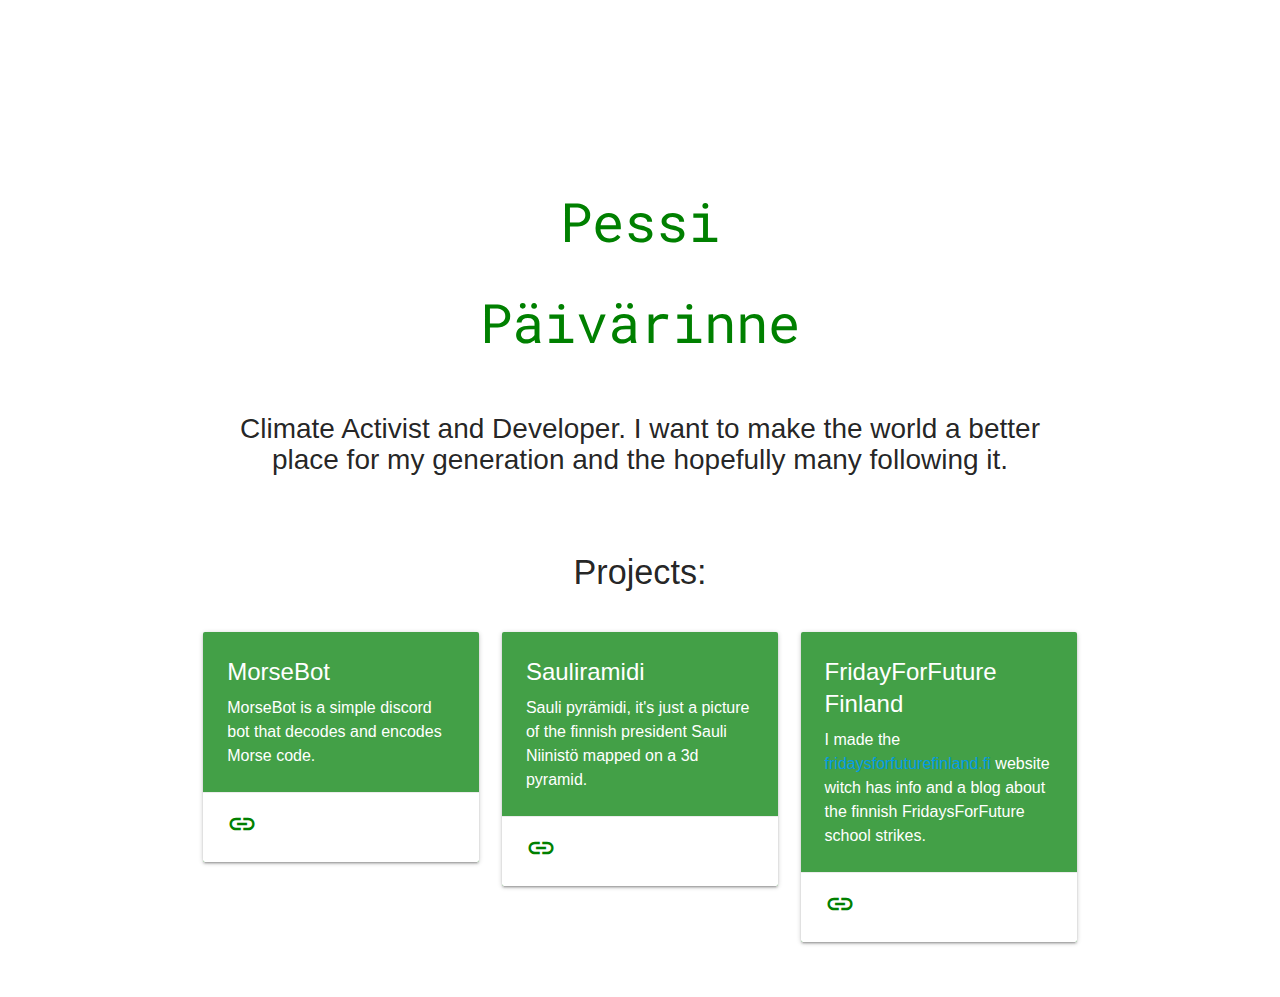
<file: www/index.html>
<!DOCTYPE html>
<html>

<head>
    <meta charset="UTF-8">
    <!--Import Google Fonts-->
    <link href="https://fonts.googleapis.com/icon?family=Material+Icons" rel="stylesheet">
    <link href="https://fonts.googleapis.com/css?family=Roboto+Mono:500" rel="stylesheet">
    <link href="css/index.css" rel="stylesheet">
    <!--Import materialize.css-->
    <link type="text/css" rel="stylesheet" href="css/materialize.css" media="screen,projection" />
    <link rel="stylesheet" href="https://use.fontawesome.com/releases/v5.8.1/css/all.css"
        integrity="sha384-50oBUHEmvpQ+1lW4y57PTFmhCaXp0ML5d60M1M7uH2+nqUivzIebhndOJK28anvf" crossorigin="anonymous">
    <!--Let browser know website is optimized for mobile-->
    <meta name="viewport" content="width=device-width, initial-scale=1.0" />
    <title>Pessi Päivärinne</title>
</head>

<body>
    <div class="container" style="font-size: 50px;">
        <br><br>
        <div class="row center">
            <h1 class="header" style="font-size: 3.6rem; font-family: 'Roboto Mono', monospace; color: green">Pessi</h1>
            <h1 class="rainbow" style="font-size: 3.6rem; font-family: 'Roboto Mono', monospace; color: green">Päivärinne</h1>
        </div>
        <div class="row center" style="padding-bottom: 3rem;">
            <h5 class="header col s12 light" style="font-size: 28px;">Climate Activist and Developer. I want to make the world a better place for
                my generation and the hopefully many following it. </h5>
        </div>
        <div class="row center">
            <h4 class="header">Projects: </h4>
        </div>
        <div class="row">
            <div class="col s12 m4">
                <div class="card green darken-1">
                    <div class="card-content white-text">
                        <span class="card-title">MorseBot</span>
                        <p style="font-size: medium;">MorseBot is a simple discord bot that decodes and encodes Morse
                            code.</p>
                    </div>
                    <div class="card-action white" style="font-size: medium;">
                        <a style="color: green;" href="https://top.gg/bot/558000565527773195"><i class="small material-icons">link</i></a>
                    </div>
                </div>
            </div>
            <div class="col s12 m4">
                <div class="card green darken-1">
                    <div class="card-content white-text">
                        <span class="card-title">Sauliramidi</span>
                        <p style="font-size: medium;">Sauli pyrämidi, it's just a picture of the finnish president Sauli
                            Niinistö mapped on a 3d pyramid.</p>
                    </div>
                    <div class="card-action white" style="font-size: medium;">
                        <a style="color: green;" href="https://pessip.github.io/sauliramidi"><i class="small material-icons">link</i></a>
                    </div>
                </div>
            </div>
            <div class="col s12 m4">
                <div class="card green darken-1">
                    <div class="card-content white-text">
                        <span class="card-title">FridayForFuture Finland</span>
                        <p style="font-size: medium;">I made the <a>fridaysforfuturefinland.fi</a> website witch has info and a blog
                            about the finnish FridaysForFuture school strikes.</p>
                    </div>
                    <div class="card-action white" style="font-size: medium;">
                        <a style="color: green;" href="https://fridaysforfuturefinland.fi/"><i class="small material-icons">link</i></a>
                    </div>
                </div>
            </div>
        </div>
        <div class="row center">
            <a href="https://github.com/pessip"><i class="fab fa-github" style="color: #333"></i></a>
            <a href="https://twitter.com/pess1p"><i class="fab fa-twitter" style="color: #1da1f2"></i></a>
            <a href="https://www.reddit.com/user/pessip"><i class="fab fa-reddit" style="color: #ff4500"></i></a>
        </div>
    </div>
    <!--JavaScript at end of body for optimized loading-->
    <script type="text/javascript" src="js/materialize.js"></script>
</body>

</html>
</file>
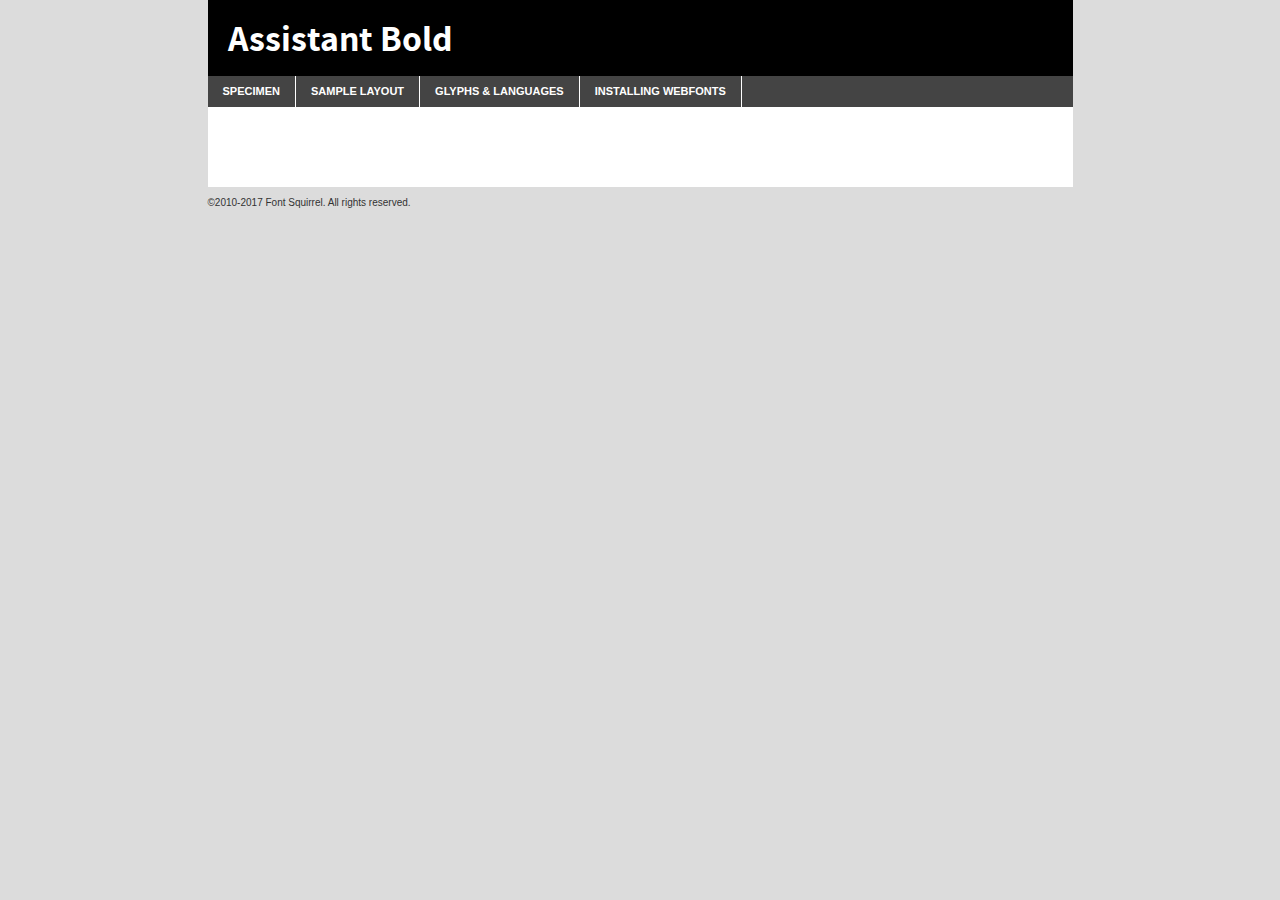
<file: fonts/Assistant/assistant-bold-demo.html>
<!DOCTYPE html PUBLIC "-//W3C//DTD XHTML 1.0 Transitional//EN"
	"http://www.w3.org/TR/xhtml1/DTD/xhtml1-transitional.dtd">

<html xmlns="http://www.w3.org/1999/xhtml" xml:lang="en" lang="en">
<head>
	<meta http-equiv="Content-Type" content="text/html; charset=utf-8" />
	<script src="http://ajax.googleapis.com/ajax/libs/jquery/1.7.2/jquery.min.js" type="text/javascript" charset="utf-8"></script>
	<script type="text/javascript">
	(function($){$.fn.easyTabs=function(option){var param=jQuery.extend({fadeSpeed:"fast",defaultContent:1,activeClass:'active'},option);$(this).each(function(){var thisId="#"+this.id;if(param.defaultContent==''){param.defaultContent=1;}
	if(typeof param.defaultContent=="number")
	{var defaultTab=$(thisId+" .tabs li:eq("+(param.defaultContent-1)+") a").attr('href').substr(1);}else{var defaultTab=param.defaultContent;}
	$(thisId+" .tabs li a").each(function(){var tabToHide=$(this).attr('href').substr(1);$("#"+tabToHide).addClass('easytabs-tab-content');});hideAll();changeContent(defaultTab);function hideAll(){$(thisId+" .easytabs-tab-content").hide();}
	function changeContent(tabId){hideAll();$(thisId+" .tabs li").removeClass(param.activeClass);$(thisId+" .tabs li a[href=#"+tabId+"]").closest('li').addClass(param.activeClass);if(param.fadeSpeed!="none")
	{$(thisId+" #"+tabId).fadeIn(param.fadeSpeed);}else{$(thisId+" #"+tabId).show();}}
	$(thisId+" .tabs li").click(function(){var tabId=$(this).find('a').attr('href').substr(1);changeContent(tabId);return false;});});}})(jQuery);
	</script>
	<link rel="stylesheet" href="specimen_files/specimen_stylesheet.css" type="text/css" charset="utf-8" />
	<link rel="stylesheet" href="stylesheet.css" type="text/css" charset="utf-8" />

	<style type="text/css">
					body{
				font-family: 'assistantbold';
							}
		</style>

	<title>Assistant Bold Specimen</title>
	
	
	<script type="text/javascript" charset="utf-8">
		$(document).ready(function() {
			$('#container').easyTabs({defaultContent:1});
		});
	</script>
</head>

<body>
<div id="container">
	<div id="header">
		Assistant Bold	</div>
	<ul class="tabs">
		<li><a href="#specimen">Specimen</a></li>
		<li><a href="#layout">Sample Layout</a></li>
				<li><a href="#glyphs">Glyphs &amp; Languages</a></li>
		<li><a href="#installing">Installing Webfonts</a></li>
		
	</ul>
	
	<div id="main_content">

		
			<div id="specimen">
		
				<div class="section">
					<div class="grid12 firstcol">
						<div class="huge">AaBb</div>
					</div>
				</div>
		
				<div class="section">
					<div class="glyph_range">A&#x200B;B&#x200b;C&#x200b;D&#x200b;E&#x200b;F&#x200b;G&#x200b;H&#x200b;I&#x200b;J&#x200b;K&#x200b;L&#x200b;M&#x200b;N&#x200b;O&#x200b;P&#x200b;Q&#x200b;R&#x200b;S&#x200b;T&#x200b;U&#x200b;V&#x200b;W&#x200b;X&#x200b;Y&#x200b;Z&#x200b;a&#x200b;b&#x200b;c&#x200b;d&#x200b;e&#x200b;f&#x200b;g&#x200b;h&#x200b;i&#x200b;j&#x200b;k&#x200b;l&#x200b;m&#x200b;n&#x200b;o&#x200b;p&#x200b;q&#x200b;r&#x200b;s&#x200b;t&#x200b;u&#x200b;v&#x200b;w&#x200b;x&#x200b;y&#x200b;z&#x200b;1&#x200b;2&#x200b;3&#x200b;4&#x200b;5&#x200b;6&#x200b;7&#x200b;8&#x200b;9&#x200b;0&#x200b;&amp;&#x200b;.&#x200b;,&#x200b;?&#x200b;!&#x200b;&#64;&#x200b;(&#x200b;)&#x200b;#&#x200b;$&#x200b;%&#x200b;*&#x200b;+&#x200b;-&#x200b;=&#x200b;:&#x200b;;</div>
				</div>
				<div class="section">
					<div class="grid12 firstcol">
						<table class="sample_table">
							<tr><td>10</td><td class="size10">abcdefghijklmnopqrstuvwxyzABCDEFGHIJKLMNOPQRSTUVWXYZ0123456789abcdefghijklmnopqrstuvwxyzABCDEFGHIJKLMNOPQRSTUVWXYZ0123456789abcdefghijklmnopqrstuvwxyzABCDEFGHIJKLMNOPQRSTUVWXYZ</td></tr>
							<tr><td>11</td><td class="size11">abcdefghijklmnopqrstuvwxyzABCDEFGHIJKLMNOPQRSTUVWXYZ0123456789abcdefghijklmnopqrstuvwxyzABCDEFGHIJKLMNOPQRSTUVWXYZ0123456789abcdefghijklmnopqrstuvwxyzABCDEFGHIJKLMNOPQRSTUVWXYZ</td></tr>
							<tr><td>12</td><td class="size12">abcdefghijklmnopqrstuvwxyzABCDEFGHIJKLMNOPQRSTUVWXYZ0123456789abcdefghijklmnopqrstuvwxyzABCDEFGHIJKLMNOPQRSTUVWXYZ0123456789abcdefghijklmnopqrstuvwxyzABCDEFGHIJKLMNOPQRSTUVWXYZ</td></tr>
							<tr><td>13</td><td class="size13">abcdefghijklmnopqrstuvwxyzABCDEFGHIJKLMNOPQRSTUVWXYZ0123456789abcdefghijklmnopqrstuvwxyzABCDEFGHIJKLMNOPQRSTUVWXYZ0123456789abcdefghijklmnopqrstuvwxyzABCDEFGHIJKLMNOPQRSTUVWXYZ</td></tr>
							<tr><td>14</td><td class="size14">abcdefghijklmnopqrstuvwxyzABCDEFGHIJKLMNOPQRSTUVWXYZ0123456789abcdefghijklmnopqrstuvwxyzABCDEFGHIJKLMNOPQRSTUVWXYZ0123456789abcdefghijklmnopqrstuvwxyzABCDEFGHIJKLMNOPQRSTUVWXYZ</td></tr>
							<tr><td>16</td><td class="size16">abcdefghijklmnopqrstuvwxyzABCDEFGHIJKLMNOPQRSTUVWXYZ0123456789abcdefghijklmnopqrstuvwxyzABCDEFGHIJKLMNOPQRSTUVWXYZ</td></tr>
							<tr><td>18</td><td class="size18">abcdefghijklmnopqrstuvwxyzABCDEFGHIJKLMNOPQRSTUVWXYZ0123456789abcdefghijklmnopqrstuvwxyzABCDEFGHIJKLMNOPQRSTUVWXYZ</td></tr>
							<tr><td>20</td><td class="size20">abcdefghijklmnopqrstuvwxyzABCDEFGHIJKLMNOPQRSTUVWXYZ0123456789abcdefghijklmnopqrstuvwxyzABCDEFGHIJKLMNOPQRSTUVWXYZ</td></tr>
							<tr><td>24</td><td class="size24">abcdefghijklmnopqrstuvwxyzABCDEFGHIJKLMNOPQRSTUVWXYZ0123456789abcdefghijklmnopqrstuvwxyzABCDEFGHIJKLMNOPQRSTUVWXYZ</td></tr>
							<tr><td>30</td><td class="size30">abcdefghijklmnopqrstuvwxyzABCDEFGHIJKLMNOPQRSTUVWXYZ0123456789abcdefghijklmnopqrstuvwxyzABCDEFGHIJKLMNOPQRSTUVWXYZ</td></tr>
							<tr><td>36</td><td class="size36">abcdefghijklmnopqrstuvwxyzABCDEFGHIJKLMNOPQRSTUVWXYZ0123456789abcdefghijklmnopqrstuvwxyzABCDEFGHIJKLMNOPQRSTUVWXYZ</td></tr>
							<tr><td>48</td><td class="size48">abcdefghijklmnopqrstuvwxyzABCDEFGHIJKLMNOPQRSTUVWXYZ0123456789abcdefghijklmnopqrstuvwxyzABCDEFGHIJKLMNOPQRSTUVWXYZ</td></tr>
							<tr><td>60</td><td class="size60">abcdefghijklmnopqrstuvwxyzABCDEFGHIJKLMNOPQRSTUVWXYZ0123456789abcdefghijklmnopqrstuvwxyzABCDEFGHIJKLMNOPQRSTUVWXYZ</td></tr>
							<tr><td>72</td><td class="size72">abcdefghijklmnopqrstuvwxyzABCDEFGHIJKLMNOPQRSTUVWXYZ0123456789abcdefghijklmnopqrstuvwxyzABCDEFGHIJKLMNOPQRSTUVWXYZ</td></tr>
							<tr><td>90</td><td class="size90">abcdefghijklmnopqrstuvwxyzABCDEFGHIJKLMNOPQRSTUVWXYZ0123456789abcdefghijklmnopqrstuvwxyzABCDEFGHIJKLMNOPQRSTUVWXYZ</td></tr>
						</table>
				
					</div>
			
				</div>
		
		
		
								<div class="section" id="bodycomparison">


										<div id="xheight">
				<div class="fontbody">&#x25FC;&#x25FC;&#x25FC;&#x25FC;&#x25FC;&#x25FC;&#x25FC;&#x25FC;&#x25FC;&#x25FC;&#x25FC;&#x25FC;&#x25FC;&#x25FC;&#x25FC;&#x25FC;&#x25FC;&#x25FC;&#x25FC;&#x25FC;&#x25FC;&#x25FC;&#x25FC;&#x25FC;&#x25FC;&#x25FC;&#x25FC;&#x25FC;&#x25FC;&#x25FC;&#x25FC;&#x25FC;&#x25FC;&#x25FC;&#x25FC;&#x25FC;&#x25FC;&#x25FC;&#x25FC;&#x25FC;&#x25FC;&#x25FC;&#x25FC;&#x25FC;&#x25FC;&#x25FC;&#x25FC;&#x25FC;&#x25FC;&#x25FC;&#x25FC;&#x25FC;&#x25FC;&#x25FC;&#x25FC;&#x25FC;&#x25FC;&#x25FC;&#x25FC;&#x25FC;&#x25FC;&#x25FC;&#x25FC;&#x25FC;&#x25FC;&#x25FC;&#x25FC;&#x25FC;&#x25FC;&#x25FC;&#x25FC;&#x25FC;&#x25FC;&#x25FC;&#x25FC;&#x25FC;&#x25FC;&#x25FC;&#x25FC;&#x25FC;&#x25FC;&#x25FC;&#x25FC;&#x25FC;&#x25FC;&#x25FC;&#x25FC;&#x25FC;&#x25FC;&#x25FC;&#x25FC;&#x25FC;&#x25FC;&#x25FC;&#x25FC;&#x25FC;&#x25FC;&#x25FC;&#x25FC;body</div><div class="arialbody">body</div><div class="verdanabody">body</div><div class="georgiabody">body</div></div>
										<div class="fontbody" style="z-index:1">
											body<span>Assistant Bold</span>
										</div>
										<div class="arialbody" style="z-index:1">
											body<span>Arial</span>
										</div>
										<div class="verdanabody" style="z-index:1">
											body<span>Verdana</span>
										</div>
										<div class="georgiabody" style="z-index:1">
											body<span>Georgia</span>
										</div>



								</div>
		
		
				<div class="section psample psample_row1" id="">
					
					<div class="grid2 firstcol">
						<p class="size10"><span>10.</span>Aenean lacinia bibendum nulla sed consectetur. Fusce dapibus, tellus ac cursus commodo, tortor mauris condimentum nibh, ut fermentum massa justo sit amet risus. Nullam id dolor id nibh ultricies vehicula ut id elit. Cum sociis natoque penatibus et magnis dis parturient montes, nascetur ridiculus mus. Nulla vitae elit libero, a pharetra augue.</p>
			
					</div>
					<div class="grid3">
						<p class="size11"><span>11.</span>Aenean lacinia bibendum nulla sed consectetur. Fusce dapibus, tellus ac cursus commodo, tortor mauris condimentum nibh, ut fermentum massa justo sit amet risus. Nullam id dolor id nibh ultricies vehicula ut id elit. Cum sociis natoque penatibus et magnis dis parturient montes, nascetur ridiculus mus. Nulla vitae elit libero, a pharetra augue.</p>
			
					</div>
					<div class="grid3">
						<p class="size12"><span>12.</span>Aenean lacinia bibendum nulla sed consectetur. Fusce dapibus, tellus ac cursus commodo, tortor mauris condimentum nibh, ut fermentum massa justo sit amet risus. Nullam id dolor id nibh ultricies vehicula ut id elit. Cum sociis natoque penatibus et magnis dis parturient montes, nascetur ridiculus mus. Nulla vitae elit libero, a pharetra augue.</p>
			
					</div>
					<div class="grid4">
						<p class="size13"><span>13.</span>Aenean lacinia bibendum nulla sed consectetur. Fusce dapibus, tellus ac cursus commodo, tortor mauris condimentum nibh, ut fermentum massa justo sit amet risus. Nullam id dolor id nibh ultricies vehicula ut id elit. Cum sociis natoque penatibus et magnis dis parturient montes, nascetur ridiculus mus. Nulla vitae elit libero, a pharetra augue.</p>
			
					</div>
					<div class="white_blend"></div>
					
				</div>
				<div class="section psample psample_row2" id="">
					<div class="grid3 firstcol">
						<p class="size14"><span>14.</span>Aenean lacinia bibendum nulla sed consectetur. Fusce dapibus, tellus ac cursus commodo, tortor mauris condimentum nibh, ut fermentum massa justo sit amet risus. Nullam id dolor id nibh ultricies vehicula ut id elit. Cum sociis natoque penatibus et magnis dis parturient montes, nascetur ridiculus mus. Nulla vitae elit libero, a pharetra augue.</p>
			
					</div>
					<div class="grid4">
						<p class="size16"><span>16.</span>Aenean lacinia bibendum nulla sed consectetur. Fusce dapibus, tellus ac cursus commodo, tortor mauris condimentum nibh, ut fermentum massa justo sit amet risus. Nullam id dolor id nibh ultricies vehicula ut id elit. Cum sociis natoque penatibus et magnis dis parturient montes, nascetur ridiculus mus. Nulla vitae elit libero, a pharetra augue.</p>
			
					</div>
					<div class="grid5">
						<p class="size18"><span>18.</span>Aenean lacinia bibendum nulla sed consectetur. Fusce dapibus, tellus ac cursus commodo, tortor mauris condimentum nibh, ut fermentum massa justo sit amet risus. Nullam id dolor id nibh ultricies vehicula ut id elit. Cum sociis natoque penatibus et magnis dis parturient montes, nascetur ridiculus mus. Nulla vitae elit libero, a pharetra augue.</p>
			
					</div>

					<div class="white_blend"></div>

				</div>
				
				<div class="section psample psample_row3" id="">
					<div class="grid5 firstcol">
						<p class="size20"><span>20.</span>Aenean lacinia bibendum nulla sed consectetur. Fusce dapibus, tellus ac cursus commodo, tortor mauris condimentum nibh, ut fermentum massa justo sit amet risus. Nullam id dolor id nibh ultricies vehicula ut id elit. Cum sociis natoque penatibus et magnis dis parturient montes, nascetur ridiculus mus. Nulla vitae elit libero, a pharetra augue.</p>
					</div>
					<div class="grid7">
						<p class="size24"><span>24.</span>Aenean lacinia bibendum nulla sed consectetur. Fusce dapibus, tellus ac cursus commodo, tortor mauris condimentum nibh, ut fermentum massa justo sit amet risus. Nullam id dolor id nibh ultricies vehicula ut id elit. Cum sociis natoque penatibus et magnis dis parturient montes, nascetur ridiculus mus. Nulla vitae elit libero, a pharetra augue.</p>
					</div>
					
					<div class="white_blend"></div>
					
				</div>
				
				<div class="section psample psample_row4" id="">
					<div class="grid12 firstcol">
						<p class="size30"><span>30.</span>Aenean lacinia bibendum nulla sed consectetur. Fusce dapibus, tellus ac cursus commodo, tortor mauris condimentum nibh, ut fermentum massa justo sit amet risus. Nullam id dolor id nibh ultricies vehicula ut id elit. Cum sociis natoque penatibus et magnis dis parturient montes, nascetur ridiculus mus. Nulla vitae elit libero, a pharetra augue.</p>
					</div>
					<div class="white_blend"></div>
					
				</div>
				
				
				
				<div class="section psample psample_row1 fullreverse">
					<div class="grid2 firstcol">
						<p class="size10"><span>10.</span>Aenean lacinia bibendum nulla sed consectetur. Fusce dapibus, tellus ac cursus commodo, tortor mauris condimentum nibh, ut fermentum massa justo sit amet risus. Nullam id dolor id nibh ultricies vehicula ut id elit. Cum sociis natoque penatibus et magnis dis parturient montes, nascetur ridiculus mus. Nulla vitae elit libero, a pharetra augue.</p>
			
					</div>
					<div class="grid3">
						<p class="size11"><span>11.</span>Aenean lacinia bibendum nulla sed consectetur. Fusce dapibus, tellus ac cursus commodo, tortor mauris condimentum nibh, ut fermentum massa justo sit amet risus. Nullam id dolor id nibh ultricies vehicula ut id elit. Cum sociis natoque penatibus et magnis dis parturient montes, nascetur ridiculus mus. Nulla vitae elit libero, a pharetra augue.</p>
			
					</div>
					<div class="grid3">
						<p class="size12"><span>12.</span>Aenean lacinia bibendum nulla sed consectetur. Fusce dapibus, tellus ac cursus commodo, tortor mauris condimentum nibh, ut fermentum massa justo sit amet risus. Nullam id dolor id nibh ultricies vehicula ut id elit. Cum sociis natoque penatibus et magnis dis parturient montes, nascetur ridiculus mus. Nulla vitae elit libero, a pharetra augue.</p>
			
					</div>
					<div class="grid4">
						<p class="size13"><span>13.</span>Aenean lacinia bibendum nulla sed consectetur. Fusce dapibus, tellus ac cursus commodo, tortor mauris condimentum nibh, ut fermentum massa justo sit amet risus. Nullam id dolor id nibh ultricies vehicula ut id elit. Cum sociis natoque penatibus et magnis dis parturient montes, nascetur ridiculus mus. Nulla vitae elit libero, a pharetra augue.</p>
			
					</div>
					<div class="black_blend"></div>
					
				</div>
				
				<div class="section psample psample_row2 fullreverse">
					<div class="grid3 firstcol">
						<p class="size14"><span>14.</span>Aenean lacinia bibendum nulla sed consectetur. Fusce dapibus, tellus ac cursus commodo, tortor mauris condimentum nibh, ut fermentum massa justo sit amet risus. Nullam id dolor id nibh ultricies vehicula ut id elit. Cum sociis natoque penatibus et magnis dis parturient montes, nascetur ridiculus mus. Nulla vitae elit libero, a pharetra augue.</p>
			
					</div>
					<div class="grid4">
						<p class="size16"><span>16.</span>Aenean lacinia bibendum nulla sed consectetur. Fusce dapibus, tellus ac cursus commodo, tortor mauris condimentum nibh, ut fermentum massa justo sit amet risus. Nullam id dolor id nibh ultricies vehicula ut id elit. Cum sociis natoque penatibus et magnis dis parturient montes, nascetur ridiculus mus. Nulla vitae elit libero, a pharetra augue.</p>
			
					</div>
					<div class="grid5">
						<p class="size18"><span>18.</span>Aenean lacinia bibendum nulla sed consectetur. Fusce dapibus, tellus ac cursus commodo, tortor mauris condimentum nibh, ut fermentum massa justo sit amet risus. Nullam id dolor id nibh ultricies vehicula ut id elit. Cum sociis natoque penatibus et magnis dis parturient montes, nascetur ridiculus mus. Nulla vitae elit libero, a pharetra augue.</p>
			
					</div>
					<div class="black_blend"></div>

				</div>
				
				<div class="section psample fullreverse psample_row3" id="">
					<div class="grid5 firstcol">
						<p class="size20"><span>20.</span>Aenean lacinia bibendum nulla sed consectetur. Fusce dapibus, tellus ac cursus commodo, tortor mauris condimentum nibh, ut fermentum massa justo sit amet risus. Nullam id dolor id nibh ultricies vehicula ut id elit. Cum sociis natoque penatibus et magnis dis parturient montes, nascetur ridiculus mus. Nulla vitae elit libero, a pharetra augue.</p>
					</div>
					<div class="grid7">
						<p class="size24"><span>24.</span>Aenean lacinia bibendum nulla sed consectetur. Fusce dapibus, tellus ac cursus commodo, tortor mauris condimentum nibh, ut fermentum massa justo sit amet risus. Nullam id dolor id nibh ultricies vehicula ut id elit. Cum sociis natoque penatibus et magnis dis parturient montes, nascetur ridiculus mus. Nulla vitae elit libero, a pharetra augue.</p>
					</div>
					
					<div class="black_blend"></div>
					
				</div>
				
				<div class="section psample fullreverse psample_row4" id="" style="border-bottom: 20px #000 solid;">
					<div class="grid12 firstcol">
						<p class="size30"><span>30.</span>Aenean lacinia bibendum nulla sed consectetur. Fusce dapibus, tellus ac cursus commodo, tortor mauris condimentum nibh, ut fermentum massa justo sit amet risus. Nullam id dolor id nibh ultricies vehicula ut id elit. Cum sociis natoque penatibus et magnis dis parturient montes, nascetur ridiculus mus. Nulla vitae elit libero, a pharetra augue.</p>
					</div>
					<div class="black_blend"></div>
					
				</div>
				
				
				
				
			</div>
			
			<div id="layout">
				
				<div class="section">
					
					<div class="grid12 firstcol">
						<h1>Lorem Ipsum Dolor</h1>
						<h2>Etiam porta sem malesuada magna mollis euismod</h2>
						
						<p class="byline">By <a href="#link">Aenean Lacinia</a></p>
					</div>
				</div>
				<div class="section">
					<div class="grid8 firstcol">
						<p class="large">Donec sed odio dui. Morbi leo risus, porta ac consectetur ac, vestibulum at eros. Fusce dapibus, tellus ac cursus commodo, tortor mauris condimentum nibh, ut fermentum massa justo sit amet risus. </p>

						
						<h3>Pellentesque ornare sem</h3>

						<p>Maecenas sed diam eget risus varius blandit sit amet non magna. Maecenas faucibus mollis interdum. Donec ullamcorper nulla non metus auctor fringilla. Nullam id dolor id nibh ultricies vehicula ut id elit. Nullam id dolor id nibh ultricies vehicula ut id elit. </p>

						<p>Aenean eu leo quam. Pellentesque ornare sem lacinia quam venenatis vestibulum. Lorem ipsum dolor sit amet, consectetur adipiscing elit. Cum sociis natoque penatibus et magnis dis parturient montes, nascetur ridiculus mus. </p>

						<p>Nulla vitae elit libero, a pharetra augue. Praesent commodo cursus magna, vel scelerisque nisl consectetur et. Aenean lacinia bibendum nulla sed consectetur. </p>

						<p>Nullam quis risus eget urna mollis ornare vel eu leo. Nullam quis risus eget urna mollis ornare vel eu leo. Maecenas sed diam eget risus varius blandit sit amet non magna. Donec ullamcorper nulla non metus auctor fringilla. </p>

						<h3>Cras mattis consectetur</h3>

						<p>Aenean eu leo quam. Pellentesque ornare sem lacinia quam venenatis vestibulum. Aenean lacinia bibendum nulla sed consectetur. Integer posuere erat a ante venenatis dapibus posuere velit aliquet. Cras mattis consectetur purus sit amet fermentum. </p>

						<p>Nullam id dolor id nibh ultricies vehicula ut id elit. Nullam quis risus eget urna mollis ornare vel eu leo. Cras mattis consectetur purus sit amet fermentum.</p>
					</div>
					
					<div class="grid4 sidebar">
						
						<div class="box reverse">
							<p class="last">Nullam quis risus eget urna mollis ornare vel eu leo. Donec ullamcorper nulla non metus auctor fringilla. Cras mattis consectetur purus sit amet fermentum. Sed posuere consectetur est at lobortis. Lorem ipsum dolor sit amet, consectetur adipiscing elit. </p>
						</div>
						
						<p class="caption">Maecenas sed diam eget risus varius.</p>

						<p>Vestibulum id ligula porta felis euismod semper. Integer posuere erat a ante venenatis dapibus posuere velit aliquet. Vestibulum id ligula porta felis euismod semper. Sed posuere consectetur est at lobortis. Maecenas sed diam eget risus varius blandit sit amet non magna. Fusce dapibus, tellus ac cursus commodo, tortor mauris condimentum nibh, ut fermentum massa justo sit amet risus. </p>

					

						<p>Duis mollis, est non commodo luctus, nisi erat porttitor ligula, eget lacinia odio sem nec elit. Aenean lacinia bibendum nulla sed consectetur. Vivamus sagittis lacus vel augue laoreet rutrum faucibus dolor auctor. Aenean lacinia bibendum nulla sed consectetur. Nullam quis risus eget urna mollis ornare vel eu leo. </p>

						<p>Praesent commodo cursus magna, vel scelerisque nisl consectetur et. Donec ullamcorper nulla non metus auctor fringilla. Maecenas faucibus mollis interdum. Fusce dapibus, tellus ac cursus commodo, tortor mauris condimentum nibh, ut fermentum massa justo sit amet risus. </p>

					</div>
				</div>
				
			</div>


			



		<div id="glyphs">
			<div class="section">
				<div class="grid12 firstcol">
			
				<h1>Language Support</h1>
				<p>The subset of Assistant Bold in this kit supports the following languages:<br />
			
					Albanian, Basque, Breton, Chamorro, Danish, Dutch, English, Faroese, Finnish, French, Frisian, Galician, German, Icelandic, Italian, Malagasy, Norwegian, Portuguese, Spanish, Alsatian, Aragonese, Arapaho, Arrernte, Asturian, Aymara, Bislama, Cebuano, Corsican, Fijian, French_creole, Genoese, Gilbertese, Greenlandic, Haitian_creole, Hiligaynon, Hmong, Hopi, Ibanag, Iloko_ilokano, Indonesian, Interglossa_glosa, Interlingua, Irish_gaelic, Jerriais, Lojban, Lombard, Luxembourgeois, Manx, Mohawk, Norfolk_pitcairnese, Occitan, Oromo, Pangasinan, Papiamento, Piedmontese, Potawatomi, Rhaeto-romance, Romansh, Rotokas, Sami_lule, Samoan, Sardinian, Scots_gaelic, Seychelles_creole, Shona, Sicilian, Somali, Southern_ndebele, Swahili, Swati_swazi, Tagalog_filipino_pilipino, Tetum, Tok_pisin, Uyghur_latinized, Volapuk, Walloon, Warlpiri, Xhosa, Yapese, Zulu, Latinbasic, Ubasic, Demo				</p>
				<h1>Glyph Chart</h1>
				<p>The subset of Assistant Bold in this kit includes all the glyphs listed below. Unicode entities are included above each glyph to help you insert individual characters into your layout.</p>
				<div id="glyph_chart">
			
																				 <div><p>&amp;#32;</p>&#32;</div>
																				 <div><p>&amp;#33;</p>&#33;</div>
																				 <div><p>&amp;#34;</p>&#34;</div>
																				 <div><p>&amp;#35;</p>&#35;</div>
																				 <div><p>&amp;#36;</p>&#36;</div>
																				 <div><p>&amp;#37;</p>&#37;</div>
																				 <div><p>&amp;#38;</p>&#38;</div>
																				 <div><p>&amp;#39;</p>&#39;</div>
																				 <div><p>&amp;#40;</p>&#40;</div>
																				 <div><p>&amp;#41;</p>&#41;</div>
																				 <div><p>&amp;#42;</p>&#42;</div>
																				 <div><p>&amp;#43;</p>&#43;</div>
																				 <div><p>&amp;#44;</p>&#44;</div>
																				 <div><p>&amp;#45;</p>&#45;</div>
																				 <div><p>&amp;#46;</p>&#46;</div>
																				 <div><p>&amp;#47;</p>&#47;</div>
																				 <div><p>&amp;#48;</p>&#48;</div>
																				 <div><p>&amp;#49;</p>&#49;</div>
																				 <div><p>&amp;#50;</p>&#50;</div>
																				 <div><p>&amp;#51;</p>&#51;</div>
																				 <div><p>&amp;#52;</p>&#52;</div>
																				 <div><p>&amp;#53;</p>&#53;</div>
																				 <div><p>&amp;#54;</p>&#54;</div>
																				 <div><p>&amp;#55;</p>&#55;</div>
																				 <div><p>&amp;#56;</p>&#56;</div>
																				 <div><p>&amp;#57;</p>&#57;</div>
																				 <div><p>&amp;#58;</p>&#58;</div>
																				 <div><p>&amp;#59;</p>&#59;</div>
																				 <div><p>&amp;#60;</p>&#60;</div>
																				 <div><p>&amp;#61;</p>&#61;</div>
																				 <div><p>&amp;#62;</p>&#62;</div>
																				 <div><p>&amp;#63;</p>&#63;</div>
																				 <div><p>&amp;#64;</p>&#64;</div>
																				 <div><p>&amp;#65;</p>&#65;</div>
																				 <div><p>&amp;#66;</p>&#66;</div>
																				 <div><p>&amp;#67;</p>&#67;</div>
																				 <div><p>&amp;#68;</p>&#68;</div>
																				 <div><p>&amp;#69;</p>&#69;</div>
																				 <div><p>&amp;#70;</p>&#70;</div>
																				 <div><p>&amp;#71;</p>&#71;</div>
																				 <div><p>&amp;#72;</p>&#72;</div>
																				 <div><p>&amp;#73;</p>&#73;</div>
																				 <div><p>&amp;#74;</p>&#74;</div>
																				 <div><p>&amp;#75;</p>&#75;</div>
																				 <div><p>&amp;#76;</p>&#76;</div>
																				 <div><p>&amp;#77;</p>&#77;</div>
																				 <div><p>&amp;#78;</p>&#78;</div>
																				 <div><p>&amp;#79;</p>&#79;</div>
																				 <div><p>&amp;#80;</p>&#80;</div>
																				 <div><p>&amp;#81;</p>&#81;</div>
																				 <div><p>&amp;#82;</p>&#82;</div>
																				 <div><p>&amp;#83;</p>&#83;</div>
																				 <div><p>&amp;#84;</p>&#84;</div>
																				 <div><p>&amp;#85;</p>&#85;</div>
																				 <div><p>&amp;#86;</p>&#86;</div>
																				 <div><p>&amp;#87;</p>&#87;</div>
																				 <div><p>&amp;#88;</p>&#88;</div>
																				 <div><p>&amp;#89;</p>&#89;</div>
																				 <div><p>&amp;#90;</p>&#90;</div>
																				 <div><p>&amp;#91;</p>&#91;</div>
																				 <div><p>&amp;#92;</p>&#92;</div>
																				 <div><p>&amp;#93;</p>&#93;</div>
																				 <div><p>&amp;#94;</p>&#94;</div>
																				 <div><p>&amp;#95;</p>&#95;</div>
																				 <div><p>&amp;#96;</p>&#96;</div>
																				 <div><p>&amp;#97;</p>&#97;</div>
																				 <div><p>&amp;#98;</p>&#98;</div>
																				 <div><p>&amp;#99;</p>&#99;</div>
																				 <div><p>&amp;#100;</p>&#100;</div>
																				 <div><p>&amp;#101;</p>&#101;</div>
																				 <div><p>&amp;#102;</p>&#102;</div>
																				 <div><p>&amp;#103;</p>&#103;</div>
																				 <div><p>&amp;#104;</p>&#104;</div>
																				 <div><p>&amp;#105;</p>&#105;</div>
																				 <div><p>&amp;#106;</p>&#106;</div>
																				 <div><p>&amp;#107;</p>&#107;</div>
																				 <div><p>&amp;#108;</p>&#108;</div>
																				 <div><p>&amp;#109;</p>&#109;</div>
																				 <div><p>&amp;#110;</p>&#110;</div>
																				 <div><p>&amp;#111;</p>&#111;</div>
																				 <div><p>&amp;#112;</p>&#112;</div>
																				 <div><p>&amp;#113;</p>&#113;</div>
																				 <div><p>&amp;#114;</p>&#114;</div>
																				 <div><p>&amp;#115;</p>&#115;</div>
																				 <div><p>&amp;#116;</p>&#116;</div>
																				 <div><p>&amp;#117;</p>&#117;</div>
																				 <div><p>&amp;#118;</p>&#118;</div>
																				 <div><p>&amp;#119;</p>&#119;</div>
																				 <div><p>&amp;#120;</p>&#120;</div>
																				 <div><p>&amp;#121;</p>&#121;</div>
																				 <div><p>&amp;#122;</p>&#122;</div>
																				 <div><p>&amp;#123;</p>&#123;</div>
																				 <div><p>&amp;#124;</p>&#124;</div>
																				 <div><p>&amp;#125;</p>&#125;</div>
																				 <div><p>&amp;#126;</p>&#126;</div>
																				 <div><p>&amp;#160;</p>&#160;</div>
																				 <div><p>&amp;#161;</p>&#161;</div>
																				 <div><p>&amp;#162;</p>&#162;</div>
																				 <div><p>&amp;#163;</p>&#163;</div>
																				 <div><p>&amp;#164;</p>&#164;</div>
																				 <div><p>&amp;#165;</p>&#165;</div>
																				 <div><p>&amp;#166;</p>&#166;</div>
																				 <div><p>&amp;#167;</p>&#167;</div>
																				 <div><p>&amp;#168;</p>&#168;</div>
																				 <div><p>&amp;#169;</p>&#169;</div>
																				 <div><p>&amp;#170;</p>&#170;</div>
																				 <div><p>&amp;#171;</p>&#171;</div>
																				 <div><p>&amp;#172;</p>&#172;</div>
																				 <div><p>&amp;#173;</p>&#173;</div>
																				 <div><p>&amp;#174;</p>&#174;</div>
																				 <div><p>&amp;#175;</p>&#175;</div>
																				 <div><p>&amp;#176;</p>&#176;</div>
																				 <div><p>&amp;#177;</p>&#177;</div>
																				 <div><p>&amp;#180;</p>&#180;</div>
																				 <div><p>&amp;#182;</p>&#182;</div>
																				 <div><p>&amp;#183;</p>&#183;</div>
																				 <div><p>&amp;#184;</p>&#184;</div>
																				 <div><p>&amp;#186;</p>&#186;</div>
																				 <div><p>&amp;#187;</p>&#187;</div>
																				 <div><p>&amp;#188;</p>&#188;</div>
																				 <div><p>&amp;#189;</p>&#189;</div>
																				 <div><p>&amp;#190;</p>&#190;</div>
																				 <div><p>&amp;#191;</p>&#191;</div>
																				 <div><p>&amp;#192;</p>&#192;</div>
																				 <div><p>&amp;#193;</p>&#193;</div>
																				 <div><p>&amp;#194;</p>&#194;</div>
																				 <div><p>&amp;#195;</p>&#195;</div>
																				 <div><p>&amp;#196;</p>&#196;</div>
																				 <div><p>&amp;#197;</p>&#197;</div>
																				 <div><p>&amp;#198;</p>&#198;</div>
																				 <div><p>&amp;#199;</p>&#199;</div>
																				 <div><p>&amp;#200;</p>&#200;</div>
																				 <div><p>&amp;#201;</p>&#201;</div>
																				 <div><p>&amp;#202;</p>&#202;</div>
																				 <div><p>&amp;#203;</p>&#203;</div>
																				 <div><p>&amp;#204;</p>&#204;</div>
																				 <div><p>&amp;#205;</p>&#205;</div>
																				 <div><p>&amp;#206;</p>&#206;</div>
																				 <div><p>&amp;#207;</p>&#207;</div>
																				 <div><p>&amp;#208;</p>&#208;</div>
																				 <div><p>&amp;#209;</p>&#209;</div>
																				 <div><p>&amp;#210;</p>&#210;</div>
																				 <div><p>&amp;#211;</p>&#211;</div>
																				 <div><p>&amp;#212;</p>&#212;</div>
																				 <div><p>&amp;#213;</p>&#213;</div>
																				 <div><p>&amp;#214;</p>&#214;</div>
																				 <div><p>&amp;#215;</p>&#215;</div>
																				 <div><p>&amp;#216;</p>&#216;</div>
																				 <div><p>&amp;#217;</p>&#217;</div>
																				 <div><p>&amp;#218;</p>&#218;</div>
																				 <div><p>&amp;#219;</p>&#219;</div>
																				 <div><p>&amp;#220;</p>&#220;</div>
																				 <div><p>&amp;#221;</p>&#221;</div>
																				 <div><p>&amp;#222;</p>&#222;</div>
																				 <div><p>&amp;#223;</p>&#223;</div>
																				 <div><p>&amp;#224;</p>&#224;</div>
																				 <div><p>&amp;#225;</p>&#225;</div>
																				 <div><p>&amp;#226;</p>&#226;</div>
																				 <div><p>&amp;#227;</p>&#227;</div>
																				 <div><p>&amp;#228;</p>&#228;</div>
																				 <div><p>&amp;#229;</p>&#229;</div>
																				 <div><p>&amp;#230;</p>&#230;</div>
																				 <div><p>&amp;#231;</p>&#231;</div>
																				 <div><p>&amp;#232;</p>&#232;</div>
																				 <div><p>&amp;#233;</p>&#233;</div>
																				 <div><p>&amp;#234;</p>&#234;</div>
																				 <div><p>&amp;#235;</p>&#235;</div>
																				 <div><p>&amp;#236;</p>&#236;</div>
																				 <div><p>&amp;#237;</p>&#237;</div>
																				 <div><p>&amp;#238;</p>&#238;</div>
																				 <div><p>&amp;#239;</p>&#239;</div>
																				 <div><p>&amp;#240;</p>&#240;</div>
																				 <div><p>&amp;#241;</p>&#241;</div>
																				 <div><p>&amp;#242;</p>&#242;</div>
																				 <div><p>&amp;#243;</p>&#243;</div>
																				 <div><p>&amp;#244;</p>&#244;</div>
																				 <div><p>&amp;#245;</p>&#245;</div>
																				 <div><p>&amp;#246;</p>&#246;</div>
																				 <div><p>&amp;#247;</p>&#247;</div>
																				 <div><p>&amp;#248;</p>&#248;</div>
																				 <div><p>&amp;#249;</p>&#249;</div>
																				 <div><p>&amp;#250;</p>&#250;</div>
																				 <div><p>&amp;#251;</p>&#251;</div>
																				 <div><p>&amp;#252;</p>&#252;</div>
																				 <div><p>&amp;#253;</p>&#253;</div>
																				 <div><p>&amp;#254;</p>&#254;</div>
																				 <div><p>&amp;#255;</p>&#255;</div>
																				 <div><p>&amp;#338;</p>&#338;</div>
																				 <div><p>&amp;#339;</p>&#339;</div>
																				 <div><p>&amp;#376;</p>&#376;</div>
																				 <div><p>&amp;#710;</p>&#710;</div>
																				 <div><p>&amp;#732;</p>&#732;</div>
																				 <div><p>&amp;#8192;</p>&#8192;</div>
																				 <div><p>&amp;#8193;</p>&#8193;</div>
																				 <div><p>&amp;#8194;</p>&#8194;</div>
																				 <div><p>&amp;#8195;</p>&#8195;</div>
																				 <div><p>&amp;#8196;</p>&#8196;</div>
																				 <div><p>&amp;#8197;</p>&#8197;</div>
																				 <div><p>&amp;#8198;</p>&#8198;</div>
																				 <div><p>&amp;#8199;</p>&#8199;</div>
																				 <div><p>&amp;#8200;</p>&#8200;</div>
																				 <div><p>&amp;#8201;</p>&#8201;</div>
																				 <div><p>&amp;#8202;</p>&#8202;</div>
																				 <div><p>&amp;#8208;</p>&#8208;</div>
																				 <div><p>&amp;#8209;</p>&#8209;</div>
																				 <div><p>&amp;#8210;</p>&#8210;</div>
																				 <div><p>&amp;#8211;</p>&#8211;</div>
																				 <div><p>&amp;#8212;</p>&#8212;</div>
																				 <div><p>&amp;#8216;</p>&#8216;</div>
																				 <div><p>&amp;#8217;</p>&#8217;</div>
																				 <div><p>&amp;#8218;</p>&#8218;</div>
																				 <div><p>&amp;#8220;</p>&#8220;</div>
																				 <div><p>&amp;#8221;</p>&#8221;</div>
																				 <div><p>&amp;#8222;</p>&#8222;</div>
																				 <div><p>&amp;#8226;</p>&#8226;</div>
																				 <div><p>&amp;#8230;</p>&#8230;</div>
																				 <div><p>&amp;#8239;</p>&#8239;</div>
																				 <div><p>&amp;#8249;</p>&#8249;</div>
																				 <div><p>&amp;#8250;</p>&#8250;</div>
																				 <div><p>&amp;#8287;</p>&#8287;</div>
																				 <div><p>&amp;#8364;</p>&#8364;</div>
																				 <div><p>&amp;#8482;</p>&#8482;</div>
																				 <div><p>&amp;#9724;</p>&#9724;</div>
																				 <div><p>&amp;#64257;</p>&#64257;</div>
																				 <div><p>&amp;#64258;</p>&#64258;</div>
																																																</div>	
				</div>
		
		
			</div>
		</div>
		
		
		<div id="specs">
			
		</div>
	
		<div id="installing">
			<div class="section">
				<div class="grid7 firstcol">
					<h1>Installing Webfonts</h1>
					
					<p>Webfonts are supported by all major browser platforms but not all in the same way. There are currently four different font formats that must be included in order to target all browsers. This includes TTF, WOFF, EOT and SVG.</p>
					
					<h2>1. Upload your webfonts</h2>
					<p>You must upload your webfont kit to your website. They should be in or near the same directory as your CSS files.</p>
					
					<h2>2. Include the webfont stylesheet</h2>
					<p>A special CSS @font-face declaration helps the various browsers select the appropriate font it needs without causing you a bunch of headaches. Learn more about this syntax by reading the <a href="https://www.fontspring.com/blog/further-hardening-of-the-bulletproof-syntax">Fontspring blog post</a> about it. The code for it is as follows:</p>


<code>
@font-face{ 
	font-family: 'MyWebFont';
	src: url('WebFont.eot');
	src: url('WebFont.eot?#iefix') format('embedded-opentype'),
	     url('WebFont.woff') format('woff'),
	     url('WebFont.ttf') format('truetype'),
	     url('WebFont.svg#webfont') format('svg');
}
</code>

	<p>We've already gone ahead and generated the code for you. All you have to do is link to the stylesheet in your HTML, like this:</p>
	<code>&lt;link rel=&quot;stylesheet&quot; href=&quot;stylesheet.css&quot; type=&quot;text/css&quot; charset=&quot;utf-8&quot; /&gt;</code>

					<h2>3. Modify your own stylesheet</h2>
					<p>To take advantage of your new fonts, you must tell your stylesheet to use them. Look at the original @font-face declaration above and find the property called "font-family." The name linked there will be what you use to reference the font. Prepend that webfont name to the font stack in the "font-family" property, inside the selector you want to change. For example:</p>
<code>p { font-family: 'WebFont', Arial, sans-serif; }</code>

<h2>4. Test</h2>
<p>Getting webfonts to work cross-browser <em>can</em> be tricky. Use the information in the sidebar to help you if you find that fonts aren't loading in a particular browser.</p>
				</div>
				
				<div class="grid5 sidebar">
					<div class="box">
						<h2>Troubleshooting<br />Font-Face Problems</h2>
						<p>Having trouble getting your webfonts to load in your new website? Here are some tips to sort out what might be the problem.</p>

						<h3>Fonts not showing in any browser</h3>

						<p>This sounds like you need to work on the plumbing. You either did not upload the fonts to the correct directory, or you did not link the fonts properly in the CSS. If you've confirmed that all this is correct and you still have a problem, take a look at your .htaccess file and see if requests are getting intercepted.</p>

						<h3>Fonts not loading in iPhone or iPad</h3>

						<p>The most common problem here is that you are serving the fonts from an IIS server. IIS refuses to serve files that have unknown MIME types. If that is the case, you must set the MIME type for SVG to "image/svg+xml" in the server settings. Follow these instructions from Microsoft if you need help.</p>

						<h3>Fonts not loading in Firefox</h3>

						<p>The primary reason for this failure? You are still using a version Firefox older than 3.5. So upgrade already! If that isn't it, then you are very likely serving fonts from a different domain. Firefox requires that all font assets be served from the same domain. Lastly it is possible that you need to add WOFF to your list of MIME types (if you are serving via IIS.)</p>

						<h3>Fonts not loading in IE</h3>

						<p>Are you looking at Internet Explorer on an actual Windows machine or are you cheating by using a service like Adobe BrowserLab? Many of these screenshot services do not render @font-face for IE. Best to test it on a real machine.</p>

						<h3>Fonts not loading in IE9</h3>

						<p>IE9, like Firefox, requires that fonts be served from the same domain as the website. Make sure that is the case.</p>
					</div>
				</div>
			</div>
			
		</div>
	
	</div>
	<div id="footer">
		<p>&copy;2010-2017 Font Squirrel. All rights reserved.</p>
	</div>
</div>
</body>
</html>
</file>
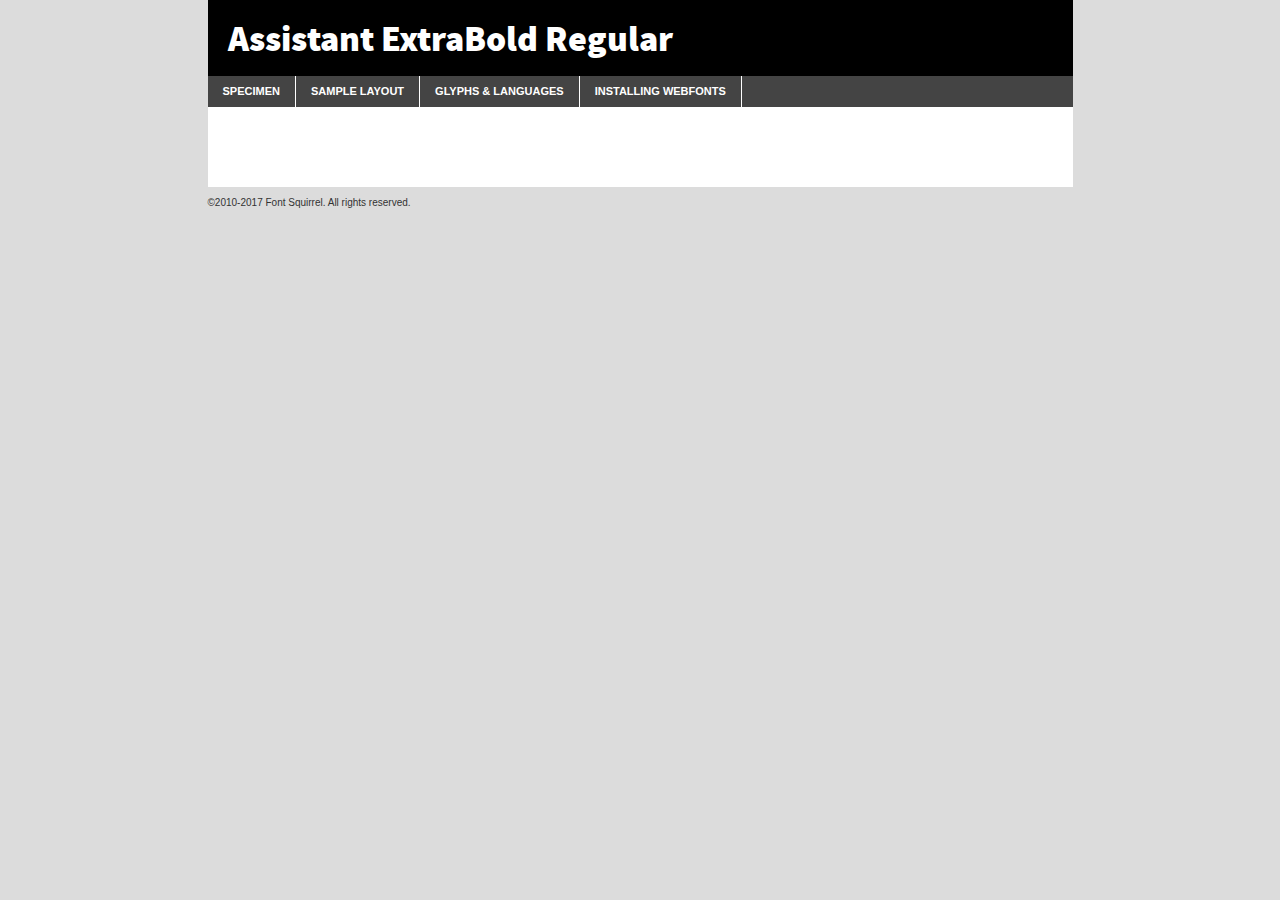
<file: fonts/Assistant/assistant-extrabold-demo.html>
<!DOCTYPE html PUBLIC "-//W3C//DTD XHTML 1.0 Transitional//EN"
	"http://www.w3.org/TR/xhtml1/DTD/xhtml1-transitional.dtd">

<html xmlns="http://www.w3.org/1999/xhtml" xml:lang="en" lang="en">
<head>
	<meta http-equiv="Content-Type" content="text/html; charset=utf-8" />
	<script src="http://ajax.googleapis.com/ajax/libs/jquery/1.7.2/jquery.min.js" type="text/javascript" charset="utf-8"></script>
	<script type="text/javascript">
	(function($){$.fn.easyTabs=function(option){var param=jQuery.extend({fadeSpeed:"fast",defaultContent:1,activeClass:'active'},option);$(this).each(function(){var thisId="#"+this.id;if(param.defaultContent==''){param.defaultContent=1;}
	if(typeof param.defaultContent=="number")
	{var defaultTab=$(thisId+" .tabs li:eq("+(param.defaultContent-1)+") a").attr('href').substr(1);}else{var defaultTab=param.defaultContent;}
	$(thisId+" .tabs li a").each(function(){var tabToHide=$(this).attr('href').substr(1);$("#"+tabToHide).addClass('easytabs-tab-content');});hideAll();changeContent(defaultTab);function hideAll(){$(thisId+" .easytabs-tab-content").hide();}
	function changeContent(tabId){hideAll();$(thisId+" .tabs li").removeClass(param.activeClass);$(thisId+" .tabs li a[href=#"+tabId+"]").closest('li').addClass(param.activeClass);if(param.fadeSpeed!="none")
	{$(thisId+" #"+tabId).fadeIn(param.fadeSpeed);}else{$(thisId+" #"+tabId).show();}}
	$(thisId+" .tabs li").click(function(){var tabId=$(this).find('a').attr('href').substr(1);changeContent(tabId);return false;});});}})(jQuery);
	</script>
	<link rel="stylesheet" href="specimen_files/specimen_stylesheet.css" type="text/css" charset="utf-8" />
	<link rel="stylesheet" href="stylesheet.css" type="text/css" charset="utf-8" />

	<style type="text/css">
					body{
				font-family: 'assistantextrabold';
							}
		</style>

	<title>Assistant ExtraBold Regular Specimen</title>
	
	
	<script type="text/javascript" charset="utf-8">
		$(document).ready(function() {
			$('#container').easyTabs({defaultContent:1});
		});
	</script>
</head>

<body>
<div id="container">
	<div id="header">
		Assistant ExtraBold Regular	</div>
	<ul class="tabs">
		<li><a href="#specimen">Specimen</a></li>
		<li><a href="#layout">Sample Layout</a></li>
				<li><a href="#glyphs">Glyphs &amp; Languages</a></li>
		<li><a href="#installing">Installing Webfonts</a></li>
		
	</ul>
	
	<div id="main_content">

		
			<div id="specimen">
		
				<div class="section">
					<div class="grid12 firstcol">
						<div class="huge">AaBb</div>
					</div>
				</div>
		
				<div class="section">
					<div class="glyph_range">A&#x200B;B&#x200b;C&#x200b;D&#x200b;E&#x200b;F&#x200b;G&#x200b;H&#x200b;I&#x200b;J&#x200b;K&#x200b;L&#x200b;M&#x200b;N&#x200b;O&#x200b;P&#x200b;Q&#x200b;R&#x200b;S&#x200b;T&#x200b;U&#x200b;V&#x200b;W&#x200b;X&#x200b;Y&#x200b;Z&#x200b;a&#x200b;b&#x200b;c&#x200b;d&#x200b;e&#x200b;f&#x200b;g&#x200b;h&#x200b;i&#x200b;j&#x200b;k&#x200b;l&#x200b;m&#x200b;n&#x200b;o&#x200b;p&#x200b;q&#x200b;r&#x200b;s&#x200b;t&#x200b;u&#x200b;v&#x200b;w&#x200b;x&#x200b;y&#x200b;z&#x200b;1&#x200b;2&#x200b;3&#x200b;4&#x200b;5&#x200b;6&#x200b;7&#x200b;8&#x200b;9&#x200b;0&#x200b;&amp;&#x200b;.&#x200b;,&#x200b;?&#x200b;!&#x200b;&#64;&#x200b;(&#x200b;)&#x200b;#&#x200b;$&#x200b;%&#x200b;*&#x200b;+&#x200b;-&#x200b;=&#x200b;:&#x200b;;</div>
				</div>
				<div class="section">
					<div class="grid12 firstcol">
						<table class="sample_table">
							<tr><td>10</td><td class="size10">abcdefghijklmnopqrstuvwxyzABCDEFGHIJKLMNOPQRSTUVWXYZ0123456789abcdefghijklmnopqrstuvwxyzABCDEFGHIJKLMNOPQRSTUVWXYZ0123456789abcdefghijklmnopqrstuvwxyzABCDEFGHIJKLMNOPQRSTUVWXYZ</td></tr>
							<tr><td>11</td><td class="size11">abcdefghijklmnopqrstuvwxyzABCDEFGHIJKLMNOPQRSTUVWXYZ0123456789abcdefghijklmnopqrstuvwxyzABCDEFGHIJKLMNOPQRSTUVWXYZ0123456789abcdefghijklmnopqrstuvwxyzABCDEFGHIJKLMNOPQRSTUVWXYZ</td></tr>
							<tr><td>12</td><td class="size12">abcdefghijklmnopqrstuvwxyzABCDEFGHIJKLMNOPQRSTUVWXYZ0123456789abcdefghijklmnopqrstuvwxyzABCDEFGHIJKLMNOPQRSTUVWXYZ0123456789abcdefghijklmnopqrstuvwxyzABCDEFGHIJKLMNOPQRSTUVWXYZ</td></tr>
							<tr><td>13</td><td class="size13">abcdefghijklmnopqrstuvwxyzABCDEFGHIJKLMNOPQRSTUVWXYZ0123456789abcdefghijklmnopqrstuvwxyzABCDEFGHIJKLMNOPQRSTUVWXYZ0123456789abcdefghijklmnopqrstuvwxyzABCDEFGHIJKLMNOPQRSTUVWXYZ</td></tr>
							<tr><td>14</td><td class="size14">abcdefghijklmnopqrstuvwxyzABCDEFGHIJKLMNOPQRSTUVWXYZ0123456789abcdefghijklmnopqrstuvwxyzABCDEFGHIJKLMNOPQRSTUVWXYZ0123456789abcdefghijklmnopqrstuvwxyzABCDEFGHIJKLMNOPQRSTUVWXYZ</td></tr>
							<tr><td>16</td><td class="size16">abcdefghijklmnopqrstuvwxyzABCDEFGHIJKLMNOPQRSTUVWXYZ0123456789abcdefghijklmnopqrstuvwxyzABCDEFGHIJKLMNOPQRSTUVWXYZ</td></tr>
							<tr><td>18</td><td class="size18">abcdefghijklmnopqrstuvwxyzABCDEFGHIJKLMNOPQRSTUVWXYZ0123456789abcdefghijklmnopqrstuvwxyzABCDEFGHIJKLMNOPQRSTUVWXYZ</td></tr>
							<tr><td>20</td><td class="size20">abcdefghijklmnopqrstuvwxyzABCDEFGHIJKLMNOPQRSTUVWXYZ0123456789abcdefghijklmnopqrstuvwxyzABCDEFGHIJKLMNOPQRSTUVWXYZ</td></tr>
							<tr><td>24</td><td class="size24">abcdefghijklmnopqrstuvwxyzABCDEFGHIJKLMNOPQRSTUVWXYZ0123456789abcdefghijklmnopqrstuvwxyzABCDEFGHIJKLMNOPQRSTUVWXYZ</td></tr>
							<tr><td>30</td><td class="size30">abcdefghijklmnopqrstuvwxyzABCDEFGHIJKLMNOPQRSTUVWXYZ0123456789abcdefghijklmnopqrstuvwxyzABCDEFGHIJKLMNOPQRSTUVWXYZ</td></tr>
							<tr><td>36</td><td class="size36">abcdefghijklmnopqrstuvwxyzABCDEFGHIJKLMNOPQRSTUVWXYZ0123456789abcdefghijklmnopqrstuvwxyzABCDEFGHIJKLMNOPQRSTUVWXYZ</td></tr>
							<tr><td>48</td><td class="size48">abcdefghijklmnopqrstuvwxyzABCDEFGHIJKLMNOPQRSTUVWXYZ0123456789abcdefghijklmnopqrstuvwxyzABCDEFGHIJKLMNOPQRSTUVWXYZ</td></tr>
							<tr><td>60</td><td class="size60">abcdefghijklmnopqrstuvwxyzABCDEFGHIJKLMNOPQRSTUVWXYZ0123456789abcdefghijklmnopqrstuvwxyzABCDEFGHIJKLMNOPQRSTUVWXYZ</td></tr>
							<tr><td>72</td><td class="size72">abcdefghijklmnopqrstuvwxyzABCDEFGHIJKLMNOPQRSTUVWXYZ0123456789abcdefghijklmnopqrstuvwxyzABCDEFGHIJKLMNOPQRSTUVWXYZ</td></tr>
							<tr><td>90</td><td class="size90">abcdefghijklmnopqrstuvwxyzABCDEFGHIJKLMNOPQRSTUVWXYZ0123456789abcdefghijklmnopqrstuvwxyzABCDEFGHIJKLMNOPQRSTUVWXYZ</td></tr>
						</table>
				
					</div>
			
				</div>
		
		
		
								<div class="section" id="bodycomparison">


										<div id="xheight">
				<div class="fontbody">&#x25FC;&#x25FC;&#x25FC;&#x25FC;&#x25FC;&#x25FC;&#x25FC;&#x25FC;&#x25FC;&#x25FC;&#x25FC;&#x25FC;&#x25FC;&#x25FC;&#x25FC;&#x25FC;&#x25FC;&#x25FC;&#x25FC;&#x25FC;&#x25FC;&#x25FC;&#x25FC;&#x25FC;&#x25FC;&#x25FC;&#x25FC;&#x25FC;&#x25FC;&#x25FC;&#x25FC;&#x25FC;&#x25FC;&#x25FC;&#x25FC;&#x25FC;&#x25FC;&#x25FC;&#x25FC;&#x25FC;&#x25FC;&#x25FC;&#x25FC;&#x25FC;&#x25FC;&#x25FC;&#x25FC;&#x25FC;&#x25FC;&#x25FC;&#x25FC;&#x25FC;&#x25FC;&#x25FC;&#x25FC;&#x25FC;&#x25FC;&#x25FC;&#x25FC;&#x25FC;&#x25FC;&#x25FC;&#x25FC;&#x25FC;&#x25FC;&#x25FC;&#x25FC;&#x25FC;&#x25FC;&#x25FC;&#x25FC;&#x25FC;&#x25FC;&#x25FC;&#x25FC;&#x25FC;&#x25FC;&#x25FC;&#x25FC;&#x25FC;&#x25FC;&#x25FC;&#x25FC;&#x25FC;&#x25FC;&#x25FC;&#x25FC;&#x25FC;&#x25FC;&#x25FC;&#x25FC;&#x25FC;&#x25FC;&#x25FC;&#x25FC;&#x25FC;&#x25FC;&#x25FC;&#x25FC;body</div><div class="arialbody">body</div><div class="verdanabody">body</div><div class="georgiabody">body</div></div>
										<div class="fontbody" style="z-index:1">
											body<span>Assistant ExtraBold Regular</span>
										</div>
										<div class="arialbody" style="z-index:1">
											body<span>Arial</span>
										</div>
										<div class="verdanabody" style="z-index:1">
											body<span>Verdana</span>
										</div>
										<div class="georgiabody" style="z-index:1">
											body<span>Georgia</span>
										</div>



								</div>
		
		
				<div class="section psample psample_row1" id="">
					
					<div class="grid2 firstcol">
						<p class="size10"><span>10.</span>Aenean lacinia bibendum nulla sed consectetur. Fusce dapibus, tellus ac cursus commodo, tortor mauris condimentum nibh, ut fermentum massa justo sit amet risus. Nullam id dolor id nibh ultricies vehicula ut id elit. Cum sociis natoque penatibus et magnis dis parturient montes, nascetur ridiculus mus. Nulla vitae elit libero, a pharetra augue.</p>
			
					</div>
					<div class="grid3">
						<p class="size11"><span>11.</span>Aenean lacinia bibendum nulla sed consectetur. Fusce dapibus, tellus ac cursus commodo, tortor mauris condimentum nibh, ut fermentum massa justo sit amet risus. Nullam id dolor id nibh ultricies vehicula ut id elit. Cum sociis natoque penatibus et magnis dis parturient montes, nascetur ridiculus mus. Nulla vitae elit libero, a pharetra augue.</p>
			
					</div>
					<div class="grid3">
						<p class="size12"><span>12.</span>Aenean lacinia bibendum nulla sed consectetur. Fusce dapibus, tellus ac cursus commodo, tortor mauris condimentum nibh, ut fermentum massa justo sit amet risus. Nullam id dolor id nibh ultricies vehicula ut id elit. Cum sociis natoque penatibus et magnis dis parturient montes, nascetur ridiculus mus. Nulla vitae elit libero, a pharetra augue.</p>
			
					</div>
					<div class="grid4">
						<p class="size13"><span>13.</span>Aenean lacinia bibendum nulla sed consectetur. Fusce dapibus, tellus ac cursus commodo, tortor mauris condimentum nibh, ut fermentum massa justo sit amet risus. Nullam id dolor id nibh ultricies vehicula ut id elit. Cum sociis natoque penatibus et magnis dis parturient montes, nascetur ridiculus mus. Nulla vitae elit libero, a pharetra augue.</p>
			
					</div>
					<div class="white_blend"></div>
					
				</div>
				<div class="section psample psample_row2" id="">
					<div class="grid3 firstcol">
						<p class="size14"><span>14.</span>Aenean lacinia bibendum nulla sed consectetur. Fusce dapibus, tellus ac cursus commodo, tortor mauris condimentum nibh, ut fermentum massa justo sit amet risus. Nullam id dolor id nibh ultricies vehicula ut id elit. Cum sociis natoque penatibus et magnis dis parturient montes, nascetur ridiculus mus. Nulla vitae elit libero, a pharetra augue.</p>
			
					</div>
					<div class="grid4">
						<p class="size16"><span>16.</span>Aenean lacinia bibendum nulla sed consectetur. Fusce dapibus, tellus ac cursus commodo, tortor mauris condimentum nibh, ut fermentum massa justo sit amet risus. Nullam id dolor id nibh ultricies vehicula ut id elit. Cum sociis natoque penatibus et magnis dis parturient montes, nascetur ridiculus mus. Nulla vitae elit libero, a pharetra augue.</p>
			
					</div>
					<div class="grid5">
						<p class="size18"><span>18.</span>Aenean lacinia bibendum nulla sed consectetur. Fusce dapibus, tellus ac cursus commodo, tortor mauris condimentum nibh, ut fermentum massa justo sit amet risus. Nullam id dolor id nibh ultricies vehicula ut id elit. Cum sociis natoque penatibus et magnis dis parturient montes, nascetur ridiculus mus. Nulla vitae elit libero, a pharetra augue.</p>
			
					</div>

					<div class="white_blend"></div>

				</div>
				
				<div class="section psample psample_row3" id="">
					<div class="grid5 firstcol">
						<p class="size20"><span>20.</span>Aenean lacinia bibendum nulla sed consectetur. Fusce dapibus, tellus ac cursus commodo, tortor mauris condimentum nibh, ut fermentum massa justo sit amet risus. Nullam id dolor id nibh ultricies vehicula ut id elit. Cum sociis natoque penatibus et magnis dis parturient montes, nascetur ridiculus mus. Nulla vitae elit libero, a pharetra augue.</p>
					</div>
					<div class="grid7">
						<p class="size24"><span>24.</span>Aenean lacinia bibendum nulla sed consectetur. Fusce dapibus, tellus ac cursus commodo, tortor mauris condimentum nibh, ut fermentum massa justo sit amet risus. Nullam id dolor id nibh ultricies vehicula ut id elit. Cum sociis natoque penatibus et magnis dis parturient montes, nascetur ridiculus mus. Nulla vitae elit libero, a pharetra augue.</p>
					</div>
					
					<div class="white_blend"></div>
					
				</div>
				
				<div class="section psample psample_row4" id="">
					<div class="grid12 firstcol">
						<p class="size30"><span>30.</span>Aenean lacinia bibendum nulla sed consectetur. Fusce dapibus, tellus ac cursus commodo, tortor mauris condimentum nibh, ut fermentum massa justo sit amet risus. Nullam id dolor id nibh ultricies vehicula ut id elit. Cum sociis natoque penatibus et magnis dis parturient montes, nascetur ridiculus mus. Nulla vitae elit libero, a pharetra augue.</p>
					</div>
					<div class="white_blend"></div>
					
				</div>
				
				
				
				<div class="section psample psample_row1 fullreverse">
					<div class="grid2 firstcol">
						<p class="size10"><span>10.</span>Aenean lacinia bibendum nulla sed consectetur. Fusce dapibus, tellus ac cursus commodo, tortor mauris condimentum nibh, ut fermentum massa justo sit amet risus. Nullam id dolor id nibh ultricies vehicula ut id elit. Cum sociis natoque penatibus et magnis dis parturient montes, nascetur ridiculus mus. Nulla vitae elit libero, a pharetra augue.</p>
			
					</div>
					<div class="grid3">
						<p class="size11"><span>11.</span>Aenean lacinia bibendum nulla sed consectetur. Fusce dapibus, tellus ac cursus commodo, tortor mauris condimentum nibh, ut fermentum massa justo sit amet risus. Nullam id dolor id nibh ultricies vehicula ut id elit. Cum sociis natoque penatibus et magnis dis parturient montes, nascetur ridiculus mus. Nulla vitae elit libero, a pharetra augue.</p>
			
					</div>
					<div class="grid3">
						<p class="size12"><span>12.</span>Aenean lacinia bibendum nulla sed consectetur. Fusce dapibus, tellus ac cursus commodo, tortor mauris condimentum nibh, ut fermentum massa justo sit amet risus. Nullam id dolor id nibh ultricies vehicula ut id elit. Cum sociis natoque penatibus et magnis dis parturient montes, nascetur ridiculus mus. Nulla vitae elit libero, a pharetra augue.</p>
			
					</div>
					<div class="grid4">
						<p class="size13"><span>13.</span>Aenean lacinia bibendum nulla sed consectetur. Fusce dapibus, tellus ac cursus commodo, tortor mauris condimentum nibh, ut fermentum massa justo sit amet risus. Nullam id dolor id nibh ultricies vehicula ut id elit. Cum sociis natoque penatibus et magnis dis parturient montes, nascetur ridiculus mus. Nulla vitae elit libero, a pharetra augue.</p>
			
					</div>
					<div class="black_blend"></div>
					
				</div>
				
				<div class="section psample psample_row2 fullreverse">
					<div class="grid3 firstcol">
						<p class="size14"><span>14.</span>Aenean lacinia bibendum nulla sed consectetur. Fusce dapibus, tellus ac cursus commodo, tortor mauris condimentum nibh, ut fermentum massa justo sit amet risus. Nullam id dolor id nibh ultricies vehicula ut id elit. Cum sociis natoque penatibus et magnis dis parturient montes, nascetur ridiculus mus. Nulla vitae elit libero, a pharetra augue.</p>
			
					</div>
					<div class="grid4">
						<p class="size16"><span>16.</span>Aenean lacinia bibendum nulla sed consectetur. Fusce dapibus, tellus ac cursus commodo, tortor mauris condimentum nibh, ut fermentum massa justo sit amet risus. Nullam id dolor id nibh ultricies vehicula ut id elit. Cum sociis natoque penatibus et magnis dis parturient montes, nascetur ridiculus mus. Nulla vitae elit libero, a pharetra augue.</p>
			
					</div>
					<div class="grid5">
						<p class="size18"><span>18.</span>Aenean lacinia bibendum nulla sed consectetur. Fusce dapibus, tellus ac cursus commodo, tortor mauris condimentum nibh, ut fermentum massa justo sit amet risus. Nullam id dolor id nibh ultricies vehicula ut id elit. Cum sociis natoque penatibus et magnis dis parturient montes, nascetur ridiculus mus. Nulla vitae elit libero, a pharetra augue.</p>
			
					</div>
					<div class="black_blend"></div>

				</div>
				
				<div class="section psample fullreverse psample_row3" id="">
					<div class="grid5 firstcol">
						<p class="size20"><span>20.</span>Aenean lacinia bibendum nulla sed consectetur. Fusce dapibus, tellus ac cursus commodo, tortor mauris condimentum nibh, ut fermentum massa justo sit amet risus. Nullam id dolor id nibh ultricies vehicula ut id elit. Cum sociis natoque penatibus et magnis dis parturient montes, nascetur ridiculus mus. Nulla vitae elit libero, a pharetra augue.</p>
					</div>
					<div class="grid7">
						<p class="size24"><span>24.</span>Aenean lacinia bibendum nulla sed consectetur. Fusce dapibus, tellus ac cursus commodo, tortor mauris condimentum nibh, ut fermentum massa justo sit amet risus. Nullam id dolor id nibh ultricies vehicula ut id elit. Cum sociis natoque penatibus et magnis dis parturient montes, nascetur ridiculus mus. Nulla vitae elit libero, a pharetra augue.</p>
					</div>
					
					<div class="black_blend"></div>
					
				</div>
				
				<div class="section psample fullreverse psample_row4" id="" style="border-bottom: 20px #000 solid;">
					<div class="grid12 firstcol">
						<p class="size30"><span>30.</span>Aenean lacinia bibendum nulla sed consectetur. Fusce dapibus, tellus ac cursus commodo, tortor mauris condimentum nibh, ut fermentum massa justo sit amet risus. Nullam id dolor id nibh ultricies vehicula ut id elit. Cum sociis natoque penatibus et magnis dis parturient montes, nascetur ridiculus mus. Nulla vitae elit libero, a pharetra augue.</p>
					</div>
					<div class="black_blend"></div>
					
				</div>
				
				
				
				
			</div>
			
			<div id="layout">
				
				<div class="section">
					
					<div class="grid12 firstcol">
						<h1>Lorem Ipsum Dolor</h1>
						<h2>Etiam porta sem malesuada magna mollis euismod</h2>
						
						<p class="byline">By <a href="#link">Aenean Lacinia</a></p>
					</div>
				</div>
				<div class="section">
					<div class="grid8 firstcol">
						<p class="large">Donec sed odio dui. Morbi leo risus, porta ac consectetur ac, vestibulum at eros. Fusce dapibus, tellus ac cursus commodo, tortor mauris condimentum nibh, ut fermentum massa justo sit amet risus. </p>

						
						<h3>Pellentesque ornare sem</h3>

						<p>Maecenas sed diam eget risus varius blandit sit amet non magna. Maecenas faucibus mollis interdum. Donec ullamcorper nulla non metus auctor fringilla. Nullam id dolor id nibh ultricies vehicula ut id elit. Nullam id dolor id nibh ultricies vehicula ut id elit. </p>

						<p>Aenean eu leo quam. Pellentesque ornare sem lacinia quam venenatis vestibulum. Lorem ipsum dolor sit amet, consectetur adipiscing elit. Cum sociis natoque penatibus et magnis dis parturient montes, nascetur ridiculus mus. </p>

						<p>Nulla vitae elit libero, a pharetra augue. Praesent commodo cursus magna, vel scelerisque nisl consectetur et. Aenean lacinia bibendum nulla sed consectetur. </p>

						<p>Nullam quis risus eget urna mollis ornare vel eu leo. Nullam quis risus eget urna mollis ornare vel eu leo. Maecenas sed diam eget risus varius blandit sit amet non magna. Donec ullamcorper nulla non metus auctor fringilla. </p>

						<h3>Cras mattis consectetur</h3>

						<p>Aenean eu leo quam. Pellentesque ornare sem lacinia quam venenatis vestibulum. Aenean lacinia bibendum nulla sed consectetur. Integer posuere erat a ante venenatis dapibus posuere velit aliquet. Cras mattis consectetur purus sit amet fermentum. </p>

						<p>Nullam id dolor id nibh ultricies vehicula ut id elit. Nullam quis risus eget urna mollis ornare vel eu leo. Cras mattis consectetur purus sit amet fermentum.</p>
					</div>
					
					<div class="grid4 sidebar">
						
						<div class="box reverse">
							<p class="last">Nullam quis risus eget urna mollis ornare vel eu leo. Donec ullamcorper nulla non metus auctor fringilla. Cras mattis consectetur purus sit amet fermentum. Sed posuere consectetur est at lobortis. Lorem ipsum dolor sit amet, consectetur adipiscing elit. </p>
						</div>
						
						<p class="caption">Maecenas sed diam eget risus varius.</p>

						<p>Vestibulum id ligula porta felis euismod semper. Integer posuere erat a ante venenatis dapibus posuere velit aliquet. Vestibulum id ligula porta felis euismod semper. Sed posuere consectetur est at lobortis. Maecenas sed diam eget risus varius blandit sit amet non magna. Fusce dapibus, tellus ac cursus commodo, tortor mauris condimentum nibh, ut fermentum massa justo sit amet risus. </p>

					

						<p>Duis mollis, est non commodo luctus, nisi erat porttitor ligula, eget lacinia odio sem nec elit. Aenean lacinia bibendum nulla sed consectetur. Vivamus sagittis lacus vel augue laoreet rutrum faucibus dolor auctor. Aenean lacinia bibendum nulla sed consectetur. Nullam quis risus eget urna mollis ornare vel eu leo. </p>

						<p>Praesent commodo cursus magna, vel scelerisque nisl consectetur et. Donec ullamcorper nulla non metus auctor fringilla. Maecenas faucibus mollis interdum. Fusce dapibus, tellus ac cursus commodo, tortor mauris condimentum nibh, ut fermentum massa justo sit amet risus. </p>

					</div>
				</div>
				
			</div>


			



		<div id="glyphs">
			<div class="section">
				<div class="grid12 firstcol">
			
				<h1>Language Support</h1>
				<p>The subset of Assistant ExtraBold Regular in this kit supports the following languages:<br />
			
					Albanian, Basque, Breton, Chamorro, Danish, Dutch, English, Faroese, Finnish, French, Frisian, Galician, German, Icelandic, Italian, Malagasy, Norwegian, Portuguese, Spanish, Alsatian, Aragonese, Arapaho, Arrernte, Asturian, Aymara, Bislama, Cebuano, Corsican, Fijian, French_creole, Genoese, Gilbertese, Greenlandic, Haitian_creole, Hiligaynon, Hmong, Hopi, Ibanag, Iloko_ilokano, Indonesian, Interglossa_glosa, Interlingua, Irish_gaelic, Jerriais, Lojban, Lombard, Luxembourgeois, Manx, Mohawk, Norfolk_pitcairnese, Occitan, Oromo, Pangasinan, Papiamento, Piedmontese, Potawatomi, Rhaeto-romance, Romansh, Rotokas, Sami_lule, Samoan, Sardinian, Scots_gaelic, Seychelles_creole, Shona, Sicilian, Somali, Southern_ndebele, Swahili, Swati_swazi, Tagalog_filipino_pilipino, Tetum, Tok_pisin, Uyghur_latinized, Volapuk, Walloon, Warlpiri, Xhosa, Yapese, Zulu, Latinbasic, Ubasic, Demo				</p>
				<h1>Glyph Chart</h1>
				<p>The subset of Assistant ExtraBold Regular in this kit includes all the glyphs listed below. Unicode entities are included above each glyph to help you insert individual characters into your layout.</p>
				<div id="glyph_chart">
			
																				 <div><p>&amp;#32;</p>&#32;</div>
																				 <div><p>&amp;#33;</p>&#33;</div>
																				 <div><p>&amp;#34;</p>&#34;</div>
																				 <div><p>&amp;#35;</p>&#35;</div>
																				 <div><p>&amp;#36;</p>&#36;</div>
																				 <div><p>&amp;#37;</p>&#37;</div>
																				 <div><p>&amp;#38;</p>&#38;</div>
																				 <div><p>&amp;#39;</p>&#39;</div>
																				 <div><p>&amp;#40;</p>&#40;</div>
																				 <div><p>&amp;#41;</p>&#41;</div>
																				 <div><p>&amp;#42;</p>&#42;</div>
																				 <div><p>&amp;#43;</p>&#43;</div>
																				 <div><p>&amp;#44;</p>&#44;</div>
																				 <div><p>&amp;#45;</p>&#45;</div>
																				 <div><p>&amp;#46;</p>&#46;</div>
																				 <div><p>&amp;#47;</p>&#47;</div>
																				 <div><p>&amp;#48;</p>&#48;</div>
																				 <div><p>&amp;#49;</p>&#49;</div>
																				 <div><p>&amp;#50;</p>&#50;</div>
																				 <div><p>&amp;#51;</p>&#51;</div>
																				 <div><p>&amp;#52;</p>&#52;</div>
																				 <div><p>&amp;#53;</p>&#53;</div>
																				 <div><p>&amp;#54;</p>&#54;</div>
																				 <div><p>&amp;#55;</p>&#55;</div>
																				 <div><p>&amp;#56;</p>&#56;</div>
																				 <div><p>&amp;#57;</p>&#57;</div>
																				 <div><p>&amp;#58;</p>&#58;</div>
																				 <div><p>&amp;#59;</p>&#59;</div>
																				 <div><p>&amp;#60;</p>&#60;</div>
																				 <div><p>&amp;#61;</p>&#61;</div>
																				 <div><p>&amp;#62;</p>&#62;</div>
																				 <div><p>&amp;#63;</p>&#63;</div>
																				 <div><p>&amp;#64;</p>&#64;</div>
																				 <div><p>&amp;#65;</p>&#65;</div>
																				 <div><p>&amp;#66;</p>&#66;</div>
																				 <div><p>&amp;#67;</p>&#67;</div>
																				 <div><p>&amp;#68;</p>&#68;</div>
																				 <div><p>&amp;#69;</p>&#69;</div>
																				 <div><p>&amp;#70;</p>&#70;</div>
																				 <div><p>&amp;#71;</p>&#71;</div>
																				 <div><p>&amp;#72;</p>&#72;</div>
																				 <div><p>&amp;#73;</p>&#73;</div>
																				 <div><p>&amp;#74;</p>&#74;</div>
																				 <div><p>&amp;#75;</p>&#75;</div>
																				 <div><p>&amp;#76;</p>&#76;</div>
																				 <div><p>&amp;#77;</p>&#77;</div>
																				 <div><p>&amp;#78;</p>&#78;</div>
																				 <div><p>&amp;#79;</p>&#79;</div>
																				 <div><p>&amp;#80;</p>&#80;</div>
																				 <div><p>&amp;#81;</p>&#81;</div>
																				 <div><p>&amp;#82;</p>&#82;</div>
																				 <div><p>&amp;#83;</p>&#83;</div>
																				 <div><p>&amp;#84;</p>&#84;</div>
																				 <div><p>&amp;#85;</p>&#85;</div>
																				 <div><p>&amp;#86;</p>&#86;</div>
																				 <div><p>&amp;#87;</p>&#87;</div>
																				 <div><p>&amp;#88;</p>&#88;</div>
																				 <div><p>&amp;#89;</p>&#89;</div>
																				 <div><p>&amp;#90;</p>&#90;</div>
																				 <div><p>&amp;#91;</p>&#91;</div>
																				 <div><p>&amp;#92;</p>&#92;</div>
																				 <div><p>&amp;#93;</p>&#93;</div>
																				 <div><p>&amp;#94;</p>&#94;</div>
																				 <div><p>&amp;#95;</p>&#95;</div>
																				 <div><p>&amp;#96;</p>&#96;</div>
																				 <div><p>&amp;#97;</p>&#97;</div>
																				 <div><p>&amp;#98;</p>&#98;</div>
																				 <div><p>&amp;#99;</p>&#99;</div>
																				 <div><p>&amp;#100;</p>&#100;</div>
																				 <div><p>&amp;#101;</p>&#101;</div>
																				 <div><p>&amp;#102;</p>&#102;</div>
																				 <div><p>&amp;#103;</p>&#103;</div>
																				 <div><p>&amp;#104;</p>&#104;</div>
																				 <div><p>&amp;#105;</p>&#105;</div>
																				 <div><p>&amp;#106;</p>&#106;</div>
																				 <div><p>&amp;#107;</p>&#107;</div>
																				 <div><p>&amp;#108;</p>&#108;</div>
																				 <div><p>&amp;#109;</p>&#109;</div>
																				 <div><p>&amp;#110;</p>&#110;</div>
																				 <div><p>&amp;#111;</p>&#111;</div>
																				 <div><p>&amp;#112;</p>&#112;</div>
																				 <div><p>&amp;#113;</p>&#113;</div>
																				 <div><p>&amp;#114;</p>&#114;</div>
																				 <div><p>&amp;#115;</p>&#115;</div>
																				 <div><p>&amp;#116;</p>&#116;</div>
																				 <div><p>&amp;#117;</p>&#117;</div>
																				 <div><p>&amp;#118;</p>&#118;</div>
																				 <div><p>&amp;#119;</p>&#119;</div>
																				 <div><p>&amp;#120;</p>&#120;</div>
																				 <div><p>&amp;#121;</p>&#121;</div>
																				 <div><p>&amp;#122;</p>&#122;</div>
																				 <div><p>&amp;#123;</p>&#123;</div>
																				 <div><p>&amp;#124;</p>&#124;</div>
																				 <div><p>&amp;#125;</p>&#125;</div>
																				 <div><p>&amp;#126;</p>&#126;</div>
																				 <div><p>&amp;#160;</p>&#160;</div>
																				 <div><p>&amp;#161;</p>&#161;</div>
																				 <div><p>&amp;#162;</p>&#162;</div>
																				 <div><p>&amp;#163;</p>&#163;</div>
																				 <div><p>&amp;#164;</p>&#164;</div>
																				 <div><p>&amp;#165;</p>&#165;</div>
																				 <div><p>&amp;#166;</p>&#166;</div>
																				 <div><p>&amp;#167;</p>&#167;</div>
																				 <div><p>&amp;#168;</p>&#168;</div>
																				 <div><p>&amp;#169;</p>&#169;</div>
																				 <div><p>&amp;#170;</p>&#170;</div>
																				 <div><p>&amp;#171;</p>&#171;</div>
																				 <div><p>&amp;#172;</p>&#172;</div>
																				 <div><p>&amp;#173;</p>&#173;</div>
																				 <div><p>&amp;#174;</p>&#174;</div>
																				 <div><p>&amp;#175;</p>&#175;</div>
																				 <div><p>&amp;#176;</p>&#176;</div>
																				 <div><p>&amp;#177;</p>&#177;</div>
																				 <div><p>&amp;#180;</p>&#180;</div>
																				 <div><p>&amp;#182;</p>&#182;</div>
																				 <div><p>&amp;#183;</p>&#183;</div>
																				 <div><p>&amp;#184;</p>&#184;</div>
																				 <div><p>&amp;#186;</p>&#186;</div>
																				 <div><p>&amp;#187;</p>&#187;</div>
																				 <div><p>&amp;#188;</p>&#188;</div>
																				 <div><p>&amp;#189;</p>&#189;</div>
																				 <div><p>&amp;#190;</p>&#190;</div>
																				 <div><p>&amp;#191;</p>&#191;</div>
																				 <div><p>&amp;#192;</p>&#192;</div>
																				 <div><p>&amp;#193;</p>&#193;</div>
																				 <div><p>&amp;#194;</p>&#194;</div>
																				 <div><p>&amp;#195;</p>&#195;</div>
																				 <div><p>&amp;#196;</p>&#196;</div>
																				 <div><p>&amp;#197;</p>&#197;</div>
																				 <div><p>&amp;#198;</p>&#198;</div>
																				 <div><p>&amp;#199;</p>&#199;</div>
																				 <div><p>&amp;#200;</p>&#200;</div>
																				 <div><p>&amp;#201;</p>&#201;</div>
																				 <div><p>&amp;#202;</p>&#202;</div>
																				 <div><p>&amp;#203;</p>&#203;</div>
																				 <div><p>&amp;#204;</p>&#204;</div>
																				 <div><p>&amp;#205;</p>&#205;</div>
																				 <div><p>&amp;#206;</p>&#206;</div>
																				 <div><p>&amp;#207;</p>&#207;</div>
																				 <div><p>&amp;#208;</p>&#208;</div>
																				 <div><p>&amp;#209;</p>&#209;</div>
																				 <div><p>&amp;#210;</p>&#210;</div>
																				 <div><p>&amp;#211;</p>&#211;</div>
																				 <div><p>&amp;#212;</p>&#212;</div>
																				 <div><p>&amp;#213;</p>&#213;</div>
																				 <div><p>&amp;#214;</p>&#214;</div>
																				 <div><p>&amp;#215;</p>&#215;</div>
																				 <div><p>&amp;#216;</p>&#216;</div>
																				 <div><p>&amp;#217;</p>&#217;</div>
																				 <div><p>&amp;#218;</p>&#218;</div>
																				 <div><p>&amp;#219;</p>&#219;</div>
																				 <div><p>&amp;#220;</p>&#220;</div>
																				 <div><p>&amp;#221;</p>&#221;</div>
																				 <div><p>&amp;#222;</p>&#222;</div>
																				 <div><p>&amp;#223;</p>&#223;</div>
																				 <div><p>&amp;#224;</p>&#224;</div>
																				 <div><p>&amp;#225;</p>&#225;</div>
																				 <div><p>&amp;#226;</p>&#226;</div>
																				 <div><p>&amp;#227;</p>&#227;</div>
																				 <div><p>&amp;#228;</p>&#228;</div>
																				 <div><p>&amp;#229;</p>&#229;</div>
																				 <div><p>&amp;#230;</p>&#230;</div>
																				 <div><p>&amp;#231;</p>&#231;</div>
																				 <div><p>&amp;#232;</p>&#232;</div>
																				 <div><p>&amp;#233;</p>&#233;</div>
																				 <div><p>&amp;#234;</p>&#234;</div>
																				 <div><p>&amp;#235;</p>&#235;</div>
																				 <div><p>&amp;#236;</p>&#236;</div>
																				 <div><p>&amp;#237;</p>&#237;</div>
																				 <div><p>&amp;#238;</p>&#238;</div>
																				 <div><p>&amp;#239;</p>&#239;</div>
																				 <div><p>&amp;#240;</p>&#240;</div>
																				 <div><p>&amp;#241;</p>&#241;</div>
																				 <div><p>&amp;#242;</p>&#242;</div>
																				 <div><p>&amp;#243;</p>&#243;</div>
																				 <div><p>&amp;#244;</p>&#244;</div>
																				 <div><p>&amp;#245;</p>&#245;</div>
																				 <div><p>&amp;#246;</p>&#246;</div>
																				 <div><p>&amp;#247;</p>&#247;</div>
																				 <div><p>&amp;#248;</p>&#248;</div>
																				 <div><p>&amp;#249;</p>&#249;</div>
																				 <div><p>&amp;#250;</p>&#250;</div>
																				 <div><p>&amp;#251;</p>&#251;</div>
																				 <div><p>&amp;#252;</p>&#252;</div>
																				 <div><p>&amp;#253;</p>&#253;</div>
																				 <div><p>&amp;#254;</p>&#254;</div>
																				 <div><p>&amp;#255;</p>&#255;</div>
																				 <div><p>&amp;#338;</p>&#338;</div>
																				 <div><p>&amp;#339;</p>&#339;</div>
																				 <div><p>&amp;#376;</p>&#376;</div>
																				 <div><p>&amp;#710;</p>&#710;</div>
																				 <div><p>&amp;#732;</p>&#732;</div>
																				 <div><p>&amp;#8192;</p>&#8192;</div>
																				 <div><p>&amp;#8193;</p>&#8193;</div>
																				 <div><p>&amp;#8194;</p>&#8194;</div>
																				 <div><p>&amp;#8195;</p>&#8195;</div>
																				 <div><p>&amp;#8196;</p>&#8196;</div>
																				 <div><p>&amp;#8197;</p>&#8197;</div>
																				 <div><p>&amp;#8198;</p>&#8198;</div>
																				 <div><p>&amp;#8199;</p>&#8199;</div>
																				 <div><p>&amp;#8200;</p>&#8200;</div>
																				 <div><p>&amp;#8201;</p>&#8201;</div>
																				 <div><p>&amp;#8202;</p>&#8202;</div>
																				 <div><p>&amp;#8208;</p>&#8208;</div>
																				 <div><p>&amp;#8209;</p>&#8209;</div>
																				 <div><p>&amp;#8210;</p>&#8210;</div>
																				 <div><p>&amp;#8211;</p>&#8211;</div>
																				 <div><p>&amp;#8212;</p>&#8212;</div>
																				 <div><p>&amp;#8216;</p>&#8216;</div>
																				 <div><p>&amp;#8217;</p>&#8217;</div>
																				 <div><p>&amp;#8218;</p>&#8218;</div>
																				 <div><p>&amp;#8220;</p>&#8220;</div>
																				 <div><p>&amp;#8221;</p>&#8221;</div>
																				 <div><p>&amp;#8222;</p>&#8222;</div>
																				 <div><p>&amp;#8226;</p>&#8226;</div>
																				 <div><p>&amp;#8230;</p>&#8230;</div>
																				 <div><p>&amp;#8239;</p>&#8239;</div>
																				 <div><p>&amp;#8249;</p>&#8249;</div>
																				 <div><p>&amp;#8250;</p>&#8250;</div>
																				 <div><p>&amp;#8287;</p>&#8287;</div>
																				 <div><p>&amp;#8364;</p>&#8364;</div>
																				 <div><p>&amp;#8482;</p>&#8482;</div>
																				 <div><p>&amp;#9724;</p>&#9724;</div>
																				 <div><p>&amp;#64257;</p>&#64257;</div>
																				 <div><p>&amp;#64258;</p>&#64258;</div>
																																																</div>	
				</div>
		
		
			</div>
		</div>
		
		
		<div id="specs">
			
		</div>
	
		<div id="installing">
			<div class="section">
				<div class="grid7 firstcol">
					<h1>Installing Webfonts</h1>
					
					<p>Webfonts are supported by all major browser platforms but not all in the same way. There are currently four different font formats that must be included in order to target all browsers. This includes TTF, WOFF, EOT and SVG.</p>
					
					<h2>1. Upload your webfonts</h2>
					<p>You must upload your webfont kit to your website. They should be in or near the same directory as your CSS files.</p>
					
					<h2>2. Include the webfont stylesheet</h2>
					<p>A special CSS @font-face declaration helps the various browsers select the appropriate font it needs without causing you a bunch of headaches. Learn more about this syntax by reading the <a href="https://www.fontspring.com/blog/further-hardening-of-the-bulletproof-syntax">Fontspring blog post</a> about it. The code for it is as follows:</p>


<code>
@font-face{ 
	font-family: 'MyWebFont';
	src: url('WebFont.eot');
	src: url('WebFont.eot?#iefix') format('embedded-opentype'),
	     url('WebFont.woff') format('woff'),
	     url('WebFont.ttf') format('truetype'),
	     url('WebFont.svg#webfont') format('svg');
}
</code>

	<p>We've already gone ahead and generated the code for you. All you have to do is link to the stylesheet in your HTML, like this:</p>
	<code>&lt;link rel=&quot;stylesheet&quot; href=&quot;stylesheet.css&quot; type=&quot;text/css&quot; charset=&quot;utf-8&quot; /&gt;</code>

					<h2>3. Modify your own stylesheet</h2>
					<p>To take advantage of your new fonts, you must tell your stylesheet to use them. Look at the original @font-face declaration above and find the property called "font-family." The name linked there will be what you use to reference the font. Prepend that webfont name to the font stack in the "font-family" property, inside the selector you want to change. For example:</p>
<code>p { font-family: 'WebFont', Arial, sans-serif; }</code>

<h2>4. Test</h2>
<p>Getting webfonts to work cross-browser <em>can</em> be tricky. Use the information in the sidebar to help you if you find that fonts aren't loading in a particular browser.</p>
				</div>
				
				<div class="grid5 sidebar">
					<div class="box">
						<h2>Troubleshooting<br />Font-Face Problems</h2>
						<p>Having trouble getting your webfonts to load in your new website? Here are some tips to sort out what might be the problem.</p>

						<h3>Fonts not showing in any browser</h3>

						<p>This sounds like you need to work on the plumbing. You either did not upload the fonts to the correct directory, or you did not link the fonts properly in the CSS. If you've confirmed that all this is correct and you still have a problem, take a look at your .htaccess file and see if requests are getting intercepted.</p>

						<h3>Fonts not loading in iPhone or iPad</h3>

						<p>The most common problem here is that you are serving the fonts from an IIS server. IIS refuses to serve files that have unknown MIME types. If that is the case, you must set the MIME type for SVG to "image/svg+xml" in the server settings. Follow these instructions from Microsoft if you need help.</p>

						<h3>Fonts not loading in Firefox</h3>

						<p>The primary reason for this failure? You are still using a version Firefox older than 3.5. So upgrade already! If that isn't it, then you are very likely serving fonts from a different domain. Firefox requires that all font assets be served from the same domain. Lastly it is possible that you need to add WOFF to your list of MIME types (if you are serving via IIS.)</p>

						<h3>Fonts not loading in IE</h3>

						<p>Are you looking at Internet Explorer on an actual Windows machine or are you cheating by using a service like Adobe BrowserLab? Many of these screenshot services do not render @font-face for IE. Best to test it on a real machine.</p>

						<h3>Fonts not loading in IE9</h3>

						<p>IE9, like Firefox, requires that fonts be served from the same domain as the website. Make sure that is the case.</p>
					</div>
				</div>
			</div>
			
		</div>
	
	</div>
	<div id="footer">
		<p>&copy;2010-2017 Font Squirrel. All rights reserved.</p>
	</div>
</div>
</body>
</html>
</file>
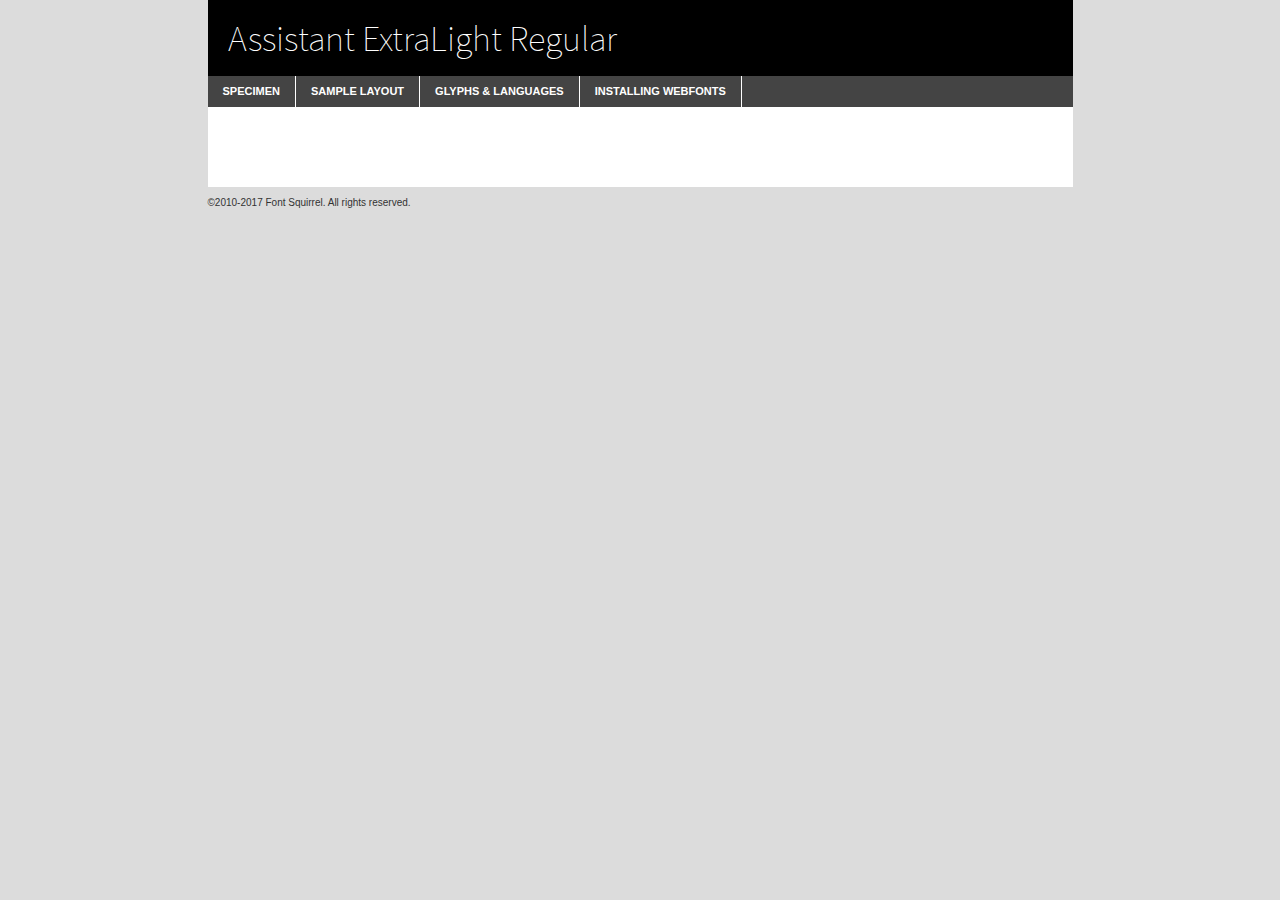
<file: fonts/Assistant/assistant-extralight-demo.html>
<!DOCTYPE html PUBLIC "-//W3C//DTD XHTML 1.0 Transitional//EN"
	"http://www.w3.org/TR/xhtml1/DTD/xhtml1-transitional.dtd">

<html xmlns="http://www.w3.org/1999/xhtml" xml:lang="en" lang="en">
<head>
	<meta http-equiv="Content-Type" content="text/html; charset=utf-8" />
	<script src="http://ajax.googleapis.com/ajax/libs/jquery/1.7.2/jquery.min.js" type="text/javascript" charset="utf-8"></script>
	<script type="text/javascript">
	(function($){$.fn.easyTabs=function(option){var param=jQuery.extend({fadeSpeed:"fast",defaultContent:1,activeClass:'active'},option);$(this).each(function(){var thisId="#"+this.id;if(param.defaultContent==''){param.defaultContent=1;}
	if(typeof param.defaultContent=="number")
	{var defaultTab=$(thisId+" .tabs li:eq("+(param.defaultContent-1)+") a").attr('href').substr(1);}else{var defaultTab=param.defaultContent;}
	$(thisId+" .tabs li a").each(function(){var tabToHide=$(this).attr('href').substr(1);$("#"+tabToHide).addClass('easytabs-tab-content');});hideAll();changeContent(defaultTab);function hideAll(){$(thisId+" .easytabs-tab-content").hide();}
	function changeContent(tabId){hideAll();$(thisId+" .tabs li").removeClass(param.activeClass);$(thisId+" .tabs li a[href=#"+tabId+"]").closest('li').addClass(param.activeClass);if(param.fadeSpeed!="none")
	{$(thisId+" #"+tabId).fadeIn(param.fadeSpeed);}else{$(thisId+" #"+tabId).show();}}
	$(thisId+" .tabs li").click(function(){var tabId=$(this).find('a').attr('href').substr(1);changeContent(tabId);return false;});});}})(jQuery);
	</script>
	<link rel="stylesheet" href="specimen_files/specimen_stylesheet.css" type="text/css" charset="utf-8" />
	<link rel="stylesheet" href="stylesheet.css" type="text/css" charset="utf-8" />

	<style type="text/css">
					body{
				font-family: 'assistantextralight';
							}
		</style>

	<title>Assistant ExtraLight Regular Specimen</title>
	
	
	<script type="text/javascript" charset="utf-8">
		$(document).ready(function() {
			$('#container').easyTabs({defaultContent:1});
		});
	</script>
</head>

<body>
<div id="container">
	<div id="header">
		Assistant ExtraLight Regular	</div>
	<ul class="tabs">
		<li><a href="#specimen">Specimen</a></li>
		<li><a href="#layout">Sample Layout</a></li>
				<li><a href="#glyphs">Glyphs &amp; Languages</a></li>
		<li><a href="#installing">Installing Webfonts</a></li>
		
	</ul>
	
	<div id="main_content">

		
			<div id="specimen">
		
				<div class="section">
					<div class="grid12 firstcol">
						<div class="huge">AaBb</div>
					</div>
				</div>
		
				<div class="section">
					<div class="glyph_range">A&#x200B;B&#x200b;C&#x200b;D&#x200b;E&#x200b;F&#x200b;G&#x200b;H&#x200b;I&#x200b;J&#x200b;K&#x200b;L&#x200b;M&#x200b;N&#x200b;O&#x200b;P&#x200b;Q&#x200b;R&#x200b;S&#x200b;T&#x200b;U&#x200b;V&#x200b;W&#x200b;X&#x200b;Y&#x200b;Z&#x200b;a&#x200b;b&#x200b;c&#x200b;d&#x200b;e&#x200b;f&#x200b;g&#x200b;h&#x200b;i&#x200b;j&#x200b;k&#x200b;l&#x200b;m&#x200b;n&#x200b;o&#x200b;p&#x200b;q&#x200b;r&#x200b;s&#x200b;t&#x200b;u&#x200b;v&#x200b;w&#x200b;x&#x200b;y&#x200b;z&#x200b;1&#x200b;2&#x200b;3&#x200b;4&#x200b;5&#x200b;6&#x200b;7&#x200b;8&#x200b;9&#x200b;0&#x200b;&amp;&#x200b;.&#x200b;,&#x200b;?&#x200b;!&#x200b;&#64;&#x200b;(&#x200b;)&#x200b;#&#x200b;$&#x200b;%&#x200b;*&#x200b;+&#x200b;-&#x200b;=&#x200b;:&#x200b;;</div>
				</div>
				<div class="section">
					<div class="grid12 firstcol">
						<table class="sample_table">
							<tr><td>10</td><td class="size10">abcdefghijklmnopqrstuvwxyzABCDEFGHIJKLMNOPQRSTUVWXYZ0123456789abcdefghijklmnopqrstuvwxyzABCDEFGHIJKLMNOPQRSTUVWXYZ0123456789abcdefghijklmnopqrstuvwxyzABCDEFGHIJKLMNOPQRSTUVWXYZ</td></tr>
							<tr><td>11</td><td class="size11">abcdefghijklmnopqrstuvwxyzABCDEFGHIJKLMNOPQRSTUVWXYZ0123456789abcdefghijklmnopqrstuvwxyzABCDEFGHIJKLMNOPQRSTUVWXYZ0123456789abcdefghijklmnopqrstuvwxyzABCDEFGHIJKLMNOPQRSTUVWXYZ</td></tr>
							<tr><td>12</td><td class="size12">abcdefghijklmnopqrstuvwxyzABCDEFGHIJKLMNOPQRSTUVWXYZ0123456789abcdefghijklmnopqrstuvwxyzABCDEFGHIJKLMNOPQRSTUVWXYZ0123456789abcdefghijklmnopqrstuvwxyzABCDEFGHIJKLMNOPQRSTUVWXYZ</td></tr>
							<tr><td>13</td><td class="size13">abcdefghijklmnopqrstuvwxyzABCDEFGHIJKLMNOPQRSTUVWXYZ0123456789abcdefghijklmnopqrstuvwxyzABCDEFGHIJKLMNOPQRSTUVWXYZ0123456789abcdefghijklmnopqrstuvwxyzABCDEFGHIJKLMNOPQRSTUVWXYZ</td></tr>
							<tr><td>14</td><td class="size14">abcdefghijklmnopqrstuvwxyzABCDEFGHIJKLMNOPQRSTUVWXYZ0123456789abcdefghijklmnopqrstuvwxyzABCDEFGHIJKLMNOPQRSTUVWXYZ0123456789abcdefghijklmnopqrstuvwxyzABCDEFGHIJKLMNOPQRSTUVWXYZ</td></tr>
							<tr><td>16</td><td class="size16">abcdefghijklmnopqrstuvwxyzABCDEFGHIJKLMNOPQRSTUVWXYZ0123456789abcdefghijklmnopqrstuvwxyzABCDEFGHIJKLMNOPQRSTUVWXYZ</td></tr>
							<tr><td>18</td><td class="size18">abcdefghijklmnopqrstuvwxyzABCDEFGHIJKLMNOPQRSTUVWXYZ0123456789abcdefghijklmnopqrstuvwxyzABCDEFGHIJKLMNOPQRSTUVWXYZ</td></tr>
							<tr><td>20</td><td class="size20">abcdefghijklmnopqrstuvwxyzABCDEFGHIJKLMNOPQRSTUVWXYZ0123456789abcdefghijklmnopqrstuvwxyzABCDEFGHIJKLMNOPQRSTUVWXYZ</td></tr>
							<tr><td>24</td><td class="size24">abcdefghijklmnopqrstuvwxyzABCDEFGHIJKLMNOPQRSTUVWXYZ0123456789abcdefghijklmnopqrstuvwxyzABCDEFGHIJKLMNOPQRSTUVWXYZ</td></tr>
							<tr><td>30</td><td class="size30">abcdefghijklmnopqrstuvwxyzABCDEFGHIJKLMNOPQRSTUVWXYZ0123456789abcdefghijklmnopqrstuvwxyzABCDEFGHIJKLMNOPQRSTUVWXYZ</td></tr>
							<tr><td>36</td><td class="size36">abcdefghijklmnopqrstuvwxyzABCDEFGHIJKLMNOPQRSTUVWXYZ0123456789abcdefghijklmnopqrstuvwxyzABCDEFGHIJKLMNOPQRSTUVWXYZ</td></tr>
							<tr><td>48</td><td class="size48">abcdefghijklmnopqrstuvwxyzABCDEFGHIJKLMNOPQRSTUVWXYZ0123456789abcdefghijklmnopqrstuvwxyzABCDEFGHIJKLMNOPQRSTUVWXYZ</td></tr>
							<tr><td>60</td><td class="size60">abcdefghijklmnopqrstuvwxyzABCDEFGHIJKLMNOPQRSTUVWXYZ0123456789abcdefghijklmnopqrstuvwxyzABCDEFGHIJKLMNOPQRSTUVWXYZ</td></tr>
							<tr><td>72</td><td class="size72">abcdefghijklmnopqrstuvwxyzABCDEFGHIJKLMNOPQRSTUVWXYZ0123456789abcdefghijklmnopqrstuvwxyzABCDEFGHIJKLMNOPQRSTUVWXYZ</td></tr>
							<tr><td>90</td><td class="size90">abcdefghijklmnopqrstuvwxyzABCDEFGHIJKLMNOPQRSTUVWXYZ0123456789abcdefghijklmnopqrstuvwxyzABCDEFGHIJKLMNOPQRSTUVWXYZ</td></tr>
						</table>
				
					</div>
			
				</div>
		
		
		
								<div class="section" id="bodycomparison">


										<div id="xheight">
				<div class="fontbody">&#x25FC;&#x25FC;&#x25FC;&#x25FC;&#x25FC;&#x25FC;&#x25FC;&#x25FC;&#x25FC;&#x25FC;&#x25FC;&#x25FC;&#x25FC;&#x25FC;&#x25FC;&#x25FC;&#x25FC;&#x25FC;&#x25FC;&#x25FC;&#x25FC;&#x25FC;&#x25FC;&#x25FC;&#x25FC;&#x25FC;&#x25FC;&#x25FC;&#x25FC;&#x25FC;&#x25FC;&#x25FC;&#x25FC;&#x25FC;&#x25FC;&#x25FC;&#x25FC;&#x25FC;&#x25FC;&#x25FC;&#x25FC;&#x25FC;&#x25FC;&#x25FC;&#x25FC;&#x25FC;&#x25FC;&#x25FC;&#x25FC;&#x25FC;&#x25FC;&#x25FC;&#x25FC;&#x25FC;&#x25FC;&#x25FC;&#x25FC;&#x25FC;&#x25FC;&#x25FC;&#x25FC;&#x25FC;&#x25FC;&#x25FC;&#x25FC;&#x25FC;&#x25FC;&#x25FC;&#x25FC;&#x25FC;&#x25FC;&#x25FC;&#x25FC;&#x25FC;&#x25FC;&#x25FC;&#x25FC;&#x25FC;&#x25FC;&#x25FC;&#x25FC;&#x25FC;&#x25FC;&#x25FC;&#x25FC;&#x25FC;&#x25FC;&#x25FC;&#x25FC;&#x25FC;&#x25FC;&#x25FC;&#x25FC;&#x25FC;&#x25FC;&#x25FC;&#x25FC;&#x25FC;&#x25FC;body</div><div class="arialbody">body</div><div class="verdanabody">body</div><div class="georgiabody">body</div></div>
										<div class="fontbody" style="z-index:1">
											body<span>Assistant ExtraLight Regular</span>
										</div>
										<div class="arialbody" style="z-index:1">
											body<span>Arial</span>
										</div>
										<div class="verdanabody" style="z-index:1">
											body<span>Verdana</span>
										</div>
										<div class="georgiabody" style="z-index:1">
											body<span>Georgia</span>
										</div>



								</div>
		
		
				<div class="section psample psample_row1" id="">
					
					<div class="grid2 firstcol">
						<p class="size10"><span>10.</span>Aenean lacinia bibendum nulla sed consectetur. Fusce dapibus, tellus ac cursus commodo, tortor mauris condimentum nibh, ut fermentum massa justo sit amet risus. Nullam id dolor id nibh ultricies vehicula ut id elit. Cum sociis natoque penatibus et magnis dis parturient montes, nascetur ridiculus mus. Nulla vitae elit libero, a pharetra augue.</p>
			
					</div>
					<div class="grid3">
						<p class="size11"><span>11.</span>Aenean lacinia bibendum nulla sed consectetur. Fusce dapibus, tellus ac cursus commodo, tortor mauris condimentum nibh, ut fermentum massa justo sit amet risus. Nullam id dolor id nibh ultricies vehicula ut id elit. Cum sociis natoque penatibus et magnis dis parturient montes, nascetur ridiculus mus. Nulla vitae elit libero, a pharetra augue.</p>
			
					</div>
					<div class="grid3">
						<p class="size12"><span>12.</span>Aenean lacinia bibendum nulla sed consectetur. Fusce dapibus, tellus ac cursus commodo, tortor mauris condimentum nibh, ut fermentum massa justo sit amet risus. Nullam id dolor id nibh ultricies vehicula ut id elit. Cum sociis natoque penatibus et magnis dis parturient montes, nascetur ridiculus mus. Nulla vitae elit libero, a pharetra augue.</p>
			
					</div>
					<div class="grid4">
						<p class="size13"><span>13.</span>Aenean lacinia bibendum nulla sed consectetur. Fusce dapibus, tellus ac cursus commodo, tortor mauris condimentum nibh, ut fermentum massa justo sit amet risus. Nullam id dolor id nibh ultricies vehicula ut id elit. Cum sociis natoque penatibus et magnis dis parturient montes, nascetur ridiculus mus. Nulla vitae elit libero, a pharetra augue.</p>
			
					</div>
					<div class="white_blend"></div>
					
				</div>
				<div class="section psample psample_row2" id="">
					<div class="grid3 firstcol">
						<p class="size14"><span>14.</span>Aenean lacinia bibendum nulla sed consectetur. Fusce dapibus, tellus ac cursus commodo, tortor mauris condimentum nibh, ut fermentum massa justo sit amet risus. Nullam id dolor id nibh ultricies vehicula ut id elit. Cum sociis natoque penatibus et magnis dis parturient montes, nascetur ridiculus mus. Nulla vitae elit libero, a pharetra augue.</p>
			
					</div>
					<div class="grid4">
						<p class="size16"><span>16.</span>Aenean lacinia bibendum nulla sed consectetur. Fusce dapibus, tellus ac cursus commodo, tortor mauris condimentum nibh, ut fermentum massa justo sit amet risus. Nullam id dolor id nibh ultricies vehicula ut id elit. Cum sociis natoque penatibus et magnis dis parturient montes, nascetur ridiculus mus. Nulla vitae elit libero, a pharetra augue.</p>
			
					</div>
					<div class="grid5">
						<p class="size18"><span>18.</span>Aenean lacinia bibendum nulla sed consectetur. Fusce dapibus, tellus ac cursus commodo, tortor mauris condimentum nibh, ut fermentum massa justo sit amet risus. Nullam id dolor id nibh ultricies vehicula ut id elit. Cum sociis natoque penatibus et magnis dis parturient montes, nascetur ridiculus mus. Nulla vitae elit libero, a pharetra augue.</p>
			
					</div>

					<div class="white_blend"></div>

				</div>
				
				<div class="section psample psample_row3" id="">
					<div class="grid5 firstcol">
						<p class="size20"><span>20.</span>Aenean lacinia bibendum nulla sed consectetur. Fusce dapibus, tellus ac cursus commodo, tortor mauris condimentum nibh, ut fermentum massa justo sit amet risus. Nullam id dolor id nibh ultricies vehicula ut id elit. Cum sociis natoque penatibus et magnis dis parturient montes, nascetur ridiculus mus. Nulla vitae elit libero, a pharetra augue.</p>
					</div>
					<div class="grid7">
						<p class="size24"><span>24.</span>Aenean lacinia bibendum nulla sed consectetur. Fusce dapibus, tellus ac cursus commodo, tortor mauris condimentum nibh, ut fermentum massa justo sit amet risus. Nullam id dolor id nibh ultricies vehicula ut id elit. Cum sociis natoque penatibus et magnis dis parturient montes, nascetur ridiculus mus. Nulla vitae elit libero, a pharetra augue.</p>
					</div>
					
					<div class="white_blend"></div>
					
				</div>
				
				<div class="section psample psample_row4" id="">
					<div class="grid12 firstcol">
						<p class="size30"><span>30.</span>Aenean lacinia bibendum nulla sed consectetur. Fusce dapibus, tellus ac cursus commodo, tortor mauris condimentum nibh, ut fermentum massa justo sit amet risus. Nullam id dolor id nibh ultricies vehicula ut id elit. Cum sociis natoque penatibus et magnis dis parturient montes, nascetur ridiculus mus. Nulla vitae elit libero, a pharetra augue.</p>
					</div>
					<div class="white_blend"></div>
					
				</div>
				
				
				
				<div class="section psample psample_row1 fullreverse">
					<div class="grid2 firstcol">
						<p class="size10"><span>10.</span>Aenean lacinia bibendum nulla sed consectetur. Fusce dapibus, tellus ac cursus commodo, tortor mauris condimentum nibh, ut fermentum massa justo sit amet risus. Nullam id dolor id nibh ultricies vehicula ut id elit. Cum sociis natoque penatibus et magnis dis parturient montes, nascetur ridiculus mus. Nulla vitae elit libero, a pharetra augue.</p>
			
					</div>
					<div class="grid3">
						<p class="size11"><span>11.</span>Aenean lacinia bibendum nulla sed consectetur. Fusce dapibus, tellus ac cursus commodo, tortor mauris condimentum nibh, ut fermentum massa justo sit amet risus. Nullam id dolor id nibh ultricies vehicula ut id elit. Cum sociis natoque penatibus et magnis dis parturient montes, nascetur ridiculus mus. Nulla vitae elit libero, a pharetra augue.</p>
			
					</div>
					<div class="grid3">
						<p class="size12"><span>12.</span>Aenean lacinia bibendum nulla sed consectetur. Fusce dapibus, tellus ac cursus commodo, tortor mauris condimentum nibh, ut fermentum massa justo sit amet risus. Nullam id dolor id nibh ultricies vehicula ut id elit. Cum sociis natoque penatibus et magnis dis parturient montes, nascetur ridiculus mus. Nulla vitae elit libero, a pharetra augue.</p>
			
					</div>
					<div class="grid4">
						<p class="size13"><span>13.</span>Aenean lacinia bibendum nulla sed consectetur. Fusce dapibus, tellus ac cursus commodo, tortor mauris condimentum nibh, ut fermentum massa justo sit amet risus. Nullam id dolor id nibh ultricies vehicula ut id elit. Cum sociis natoque penatibus et magnis dis parturient montes, nascetur ridiculus mus. Nulla vitae elit libero, a pharetra augue.</p>
			
					</div>
					<div class="black_blend"></div>
					
				</div>
				
				<div class="section psample psample_row2 fullreverse">
					<div class="grid3 firstcol">
						<p class="size14"><span>14.</span>Aenean lacinia bibendum nulla sed consectetur. Fusce dapibus, tellus ac cursus commodo, tortor mauris condimentum nibh, ut fermentum massa justo sit amet risus. Nullam id dolor id nibh ultricies vehicula ut id elit. Cum sociis natoque penatibus et magnis dis parturient montes, nascetur ridiculus mus. Nulla vitae elit libero, a pharetra augue.</p>
			
					</div>
					<div class="grid4">
						<p class="size16"><span>16.</span>Aenean lacinia bibendum nulla sed consectetur. Fusce dapibus, tellus ac cursus commodo, tortor mauris condimentum nibh, ut fermentum massa justo sit amet risus. Nullam id dolor id nibh ultricies vehicula ut id elit. Cum sociis natoque penatibus et magnis dis parturient montes, nascetur ridiculus mus. Nulla vitae elit libero, a pharetra augue.</p>
			
					</div>
					<div class="grid5">
						<p class="size18"><span>18.</span>Aenean lacinia bibendum nulla sed consectetur. Fusce dapibus, tellus ac cursus commodo, tortor mauris condimentum nibh, ut fermentum massa justo sit amet risus. Nullam id dolor id nibh ultricies vehicula ut id elit. Cum sociis natoque penatibus et magnis dis parturient montes, nascetur ridiculus mus. Nulla vitae elit libero, a pharetra augue.</p>
			
					</div>
					<div class="black_blend"></div>

				</div>
				
				<div class="section psample fullreverse psample_row3" id="">
					<div class="grid5 firstcol">
						<p class="size20"><span>20.</span>Aenean lacinia bibendum nulla sed consectetur. Fusce dapibus, tellus ac cursus commodo, tortor mauris condimentum nibh, ut fermentum massa justo sit amet risus. Nullam id dolor id nibh ultricies vehicula ut id elit. Cum sociis natoque penatibus et magnis dis parturient montes, nascetur ridiculus mus. Nulla vitae elit libero, a pharetra augue.</p>
					</div>
					<div class="grid7">
						<p class="size24"><span>24.</span>Aenean lacinia bibendum nulla sed consectetur. Fusce dapibus, tellus ac cursus commodo, tortor mauris condimentum nibh, ut fermentum massa justo sit amet risus. Nullam id dolor id nibh ultricies vehicula ut id elit. Cum sociis natoque penatibus et magnis dis parturient montes, nascetur ridiculus mus. Nulla vitae elit libero, a pharetra augue.</p>
					</div>
					
					<div class="black_blend"></div>
					
				</div>
				
				<div class="section psample fullreverse psample_row4" id="" style="border-bottom: 20px #000 solid;">
					<div class="grid12 firstcol">
						<p class="size30"><span>30.</span>Aenean lacinia bibendum nulla sed consectetur. Fusce dapibus, tellus ac cursus commodo, tortor mauris condimentum nibh, ut fermentum massa justo sit amet risus. Nullam id dolor id nibh ultricies vehicula ut id elit. Cum sociis natoque penatibus et magnis dis parturient montes, nascetur ridiculus mus. Nulla vitae elit libero, a pharetra augue.</p>
					</div>
					<div class="black_blend"></div>
					
				</div>
				
				
				
				
			</div>
			
			<div id="layout">
				
				<div class="section">
					
					<div class="grid12 firstcol">
						<h1>Lorem Ipsum Dolor</h1>
						<h2>Etiam porta sem malesuada magna mollis euismod</h2>
						
						<p class="byline">By <a href="#link">Aenean Lacinia</a></p>
					</div>
				</div>
				<div class="section">
					<div class="grid8 firstcol">
						<p class="large">Donec sed odio dui. Morbi leo risus, porta ac consectetur ac, vestibulum at eros. Fusce dapibus, tellus ac cursus commodo, tortor mauris condimentum nibh, ut fermentum massa justo sit amet risus. </p>

						
						<h3>Pellentesque ornare sem</h3>

						<p>Maecenas sed diam eget risus varius blandit sit amet non magna. Maecenas faucibus mollis interdum. Donec ullamcorper nulla non metus auctor fringilla. Nullam id dolor id nibh ultricies vehicula ut id elit. Nullam id dolor id nibh ultricies vehicula ut id elit. </p>

						<p>Aenean eu leo quam. Pellentesque ornare sem lacinia quam venenatis vestibulum. Lorem ipsum dolor sit amet, consectetur adipiscing elit. Cum sociis natoque penatibus et magnis dis parturient montes, nascetur ridiculus mus. </p>

						<p>Nulla vitae elit libero, a pharetra augue. Praesent commodo cursus magna, vel scelerisque nisl consectetur et. Aenean lacinia bibendum nulla sed consectetur. </p>

						<p>Nullam quis risus eget urna mollis ornare vel eu leo. Nullam quis risus eget urna mollis ornare vel eu leo. Maecenas sed diam eget risus varius blandit sit amet non magna. Donec ullamcorper nulla non metus auctor fringilla. </p>

						<h3>Cras mattis consectetur</h3>

						<p>Aenean eu leo quam. Pellentesque ornare sem lacinia quam venenatis vestibulum. Aenean lacinia bibendum nulla sed consectetur. Integer posuere erat a ante venenatis dapibus posuere velit aliquet. Cras mattis consectetur purus sit amet fermentum. </p>

						<p>Nullam id dolor id nibh ultricies vehicula ut id elit. Nullam quis risus eget urna mollis ornare vel eu leo. Cras mattis consectetur purus sit amet fermentum.</p>
					</div>
					
					<div class="grid4 sidebar">
						
						<div class="box reverse">
							<p class="last">Nullam quis risus eget urna mollis ornare vel eu leo. Donec ullamcorper nulla non metus auctor fringilla. Cras mattis consectetur purus sit amet fermentum. Sed posuere consectetur est at lobortis. Lorem ipsum dolor sit amet, consectetur adipiscing elit. </p>
						</div>
						
						<p class="caption">Maecenas sed diam eget risus varius.</p>

						<p>Vestibulum id ligula porta felis euismod semper. Integer posuere erat a ante venenatis dapibus posuere velit aliquet. Vestibulum id ligula porta felis euismod semper. Sed posuere consectetur est at lobortis. Maecenas sed diam eget risus varius blandit sit amet non magna. Fusce dapibus, tellus ac cursus commodo, tortor mauris condimentum nibh, ut fermentum massa justo sit amet risus. </p>

					

						<p>Duis mollis, est non commodo luctus, nisi erat porttitor ligula, eget lacinia odio sem nec elit. Aenean lacinia bibendum nulla sed consectetur. Vivamus sagittis lacus vel augue laoreet rutrum faucibus dolor auctor. Aenean lacinia bibendum nulla sed consectetur. Nullam quis risus eget urna mollis ornare vel eu leo. </p>

						<p>Praesent commodo cursus magna, vel scelerisque nisl consectetur et. Donec ullamcorper nulla non metus auctor fringilla. Maecenas faucibus mollis interdum. Fusce dapibus, tellus ac cursus commodo, tortor mauris condimentum nibh, ut fermentum massa justo sit amet risus. </p>

					</div>
				</div>
				
			</div>


			



		<div id="glyphs">
			<div class="section">
				<div class="grid12 firstcol">
			
				<h1>Language Support</h1>
				<p>The subset of Assistant ExtraLight Regular in this kit supports the following languages:<br />
			
					Albanian, Basque, Breton, Chamorro, Danish, Dutch, English, Faroese, Finnish, French, Frisian, Galician, German, Icelandic, Italian, Malagasy, Norwegian, Portuguese, Spanish, Alsatian, Aragonese, Arapaho, Arrernte, Asturian, Aymara, Bislama, Cebuano, Corsican, Fijian, French_creole, Genoese, Gilbertese, Greenlandic, Haitian_creole, Hiligaynon, Hmong, Hopi, Ibanag, Iloko_ilokano, Indonesian, Interglossa_glosa, Interlingua, Irish_gaelic, Jerriais, Lojban, Lombard, Luxembourgeois, Manx, Mohawk, Norfolk_pitcairnese, Occitan, Oromo, Pangasinan, Papiamento, Piedmontese, Potawatomi, Rhaeto-romance, Romansh, Rotokas, Sami_lule, Samoan, Sardinian, Scots_gaelic, Seychelles_creole, Shona, Sicilian, Somali, Southern_ndebele, Swahili, Swati_swazi, Tagalog_filipino_pilipino, Tetum, Tok_pisin, Uyghur_latinized, Volapuk, Walloon, Warlpiri, Xhosa, Yapese, Zulu, Latinbasic, Ubasic, Demo				</p>
				<h1>Glyph Chart</h1>
				<p>The subset of Assistant ExtraLight Regular in this kit includes all the glyphs listed below. Unicode entities are included above each glyph to help you insert individual characters into your layout.</p>
				<div id="glyph_chart">
			
																				 <div><p>&amp;#32;</p>&#32;</div>
																				 <div><p>&amp;#33;</p>&#33;</div>
																				 <div><p>&amp;#34;</p>&#34;</div>
																				 <div><p>&amp;#35;</p>&#35;</div>
																				 <div><p>&amp;#36;</p>&#36;</div>
																				 <div><p>&amp;#37;</p>&#37;</div>
																				 <div><p>&amp;#38;</p>&#38;</div>
																				 <div><p>&amp;#39;</p>&#39;</div>
																				 <div><p>&amp;#40;</p>&#40;</div>
																				 <div><p>&amp;#41;</p>&#41;</div>
																				 <div><p>&amp;#42;</p>&#42;</div>
																				 <div><p>&amp;#43;</p>&#43;</div>
																				 <div><p>&amp;#44;</p>&#44;</div>
																				 <div><p>&amp;#45;</p>&#45;</div>
																				 <div><p>&amp;#46;</p>&#46;</div>
																				 <div><p>&amp;#47;</p>&#47;</div>
																				 <div><p>&amp;#48;</p>&#48;</div>
																				 <div><p>&amp;#49;</p>&#49;</div>
																				 <div><p>&amp;#50;</p>&#50;</div>
																				 <div><p>&amp;#51;</p>&#51;</div>
																				 <div><p>&amp;#52;</p>&#52;</div>
																				 <div><p>&amp;#53;</p>&#53;</div>
																				 <div><p>&amp;#54;</p>&#54;</div>
																				 <div><p>&amp;#55;</p>&#55;</div>
																				 <div><p>&amp;#56;</p>&#56;</div>
																				 <div><p>&amp;#57;</p>&#57;</div>
																				 <div><p>&amp;#58;</p>&#58;</div>
																				 <div><p>&amp;#59;</p>&#59;</div>
																				 <div><p>&amp;#60;</p>&#60;</div>
																				 <div><p>&amp;#61;</p>&#61;</div>
																				 <div><p>&amp;#62;</p>&#62;</div>
																				 <div><p>&amp;#63;</p>&#63;</div>
																				 <div><p>&amp;#64;</p>&#64;</div>
																				 <div><p>&amp;#65;</p>&#65;</div>
																				 <div><p>&amp;#66;</p>&#66;</div>
																				 <div><p>&amp;#67;</p>&#67;</div>
																				 <div><p>&amp;#68;</p>&#68;</div>
																				 <div><p>&amp;#69;</p>&#69;</div>
																				 <div><p>&amp;#70;</p>&#70;</div>
																				 <div><p>&amp;#71;</p>&#71;</div>
																				 <div><p>&amp;#72;</p>&#72;</div>
																				 <div><p>&amp;#73;</p>&#73;</div>
																				 <div><p>&amp;#74;</p>&#74;</div>
																				 <div><p>&amp;#75;</p>&#75;</div>
																				 <div><p>&amp;#76;</p>&#76;</div>
																				 <div><p>&amp;#77;</p>&#77;</div>
																				 <div><p>&amp;#78;</p>&#78;</div>
																				 <div><p>&amp;#79;</p>&#79;</div>
																				 <div><p>&amp;#80;</p>&#80;</div>
																				 <div><p>&amp;#81;</p>&#81;</div>
																				 <div><p>&amp;#82;</p>&#82;</div>
																				 <div><p>&amp;#83;</p>&#83;</div>
																				 <div><p>&amp;#84;</p>&#84;</div>
																				 <div><p>&amp;#85;</p>&#85;</div>
																				 <div><p>&amp;#86;</p>&#86;</div>
																				 <div><p>&amp;#87;</p>&#87;</div>
																				 <div><p>&amp;#88;</p>&#88;</div>
																				 <div><p>&amp;#89;</p>&#89;</div>
																				 <div><p>&amp;#90;</p>&#90;</div>
																				 <div><p>&amp;#91;</p>&#91;</div>
																				 <div><p>&amp;#92;</p>&#92;</div>
																				 <div><p>&amp;#93;</p>&#93;</div>
																				 <div><p>&amp;#94;</p>&#94;</div>
																				 <div><p>&amp;#95;</p>&#95;</div>
																				 <div><p>&amp;#96;</p>&#96;</div>
																				 <div><p>&amp;#97;</p>&#97;</div>
																				 <div><p>&amp;#98;</p>&#98;</div>
																				 <div><p>&amp;#99;</p>&#99;</div>
																				 <div><p>&amp;#100;</p>&#100;</div>
																				 <div><p>&amp;#101;</p>&#101;</div>
																				 <div><p>&amp;#102;</p>&#102;</div>
																				 <div><p>&amp;#103;</p>&#103;</div>
																				 <div><p>&amp;#104;</p>&#104;</div>
																				 <div><p>&amp;#105;</p>&#105;</div>
																				 <div><p>&amp;#106;</p>&#106;</div>
																				 <div><p>&amp;#107;</p>&#107;</div>
																				 <div><p>&amp;#108;</p>&#108;</div>
																				 <div><p>&amp;#109;</p>&#109;</div>
																				 <div><p>&amp;#110;</p>&#110;</div>
																				 <div><p>&amp;#111;</p>&#111;</div>
																				 <div><p>&amp;#112;</p>&#112;</div>
																				 <div><p>&amp;#113;</p>&#113;</div>
																				 <div><p>&amp;#114;</p>&#114;</div>
																				 <div><p>&amp;#115;</p>&#115;</div>
																				 <div><p>&amp;#116;</p>&#116;</div>
																				 <div><p>&amp;#117;</p>&#117;</div>
																				 <div><p>&amp;#118;</p>&#118;</div>
																				 <div><p>&amp;#119;</p>&#119;</div>
																				 <div><p>&amp;#120;</p>&#120;</div>
																				 <div><p>&amp;#121;</p>&#121;</div>
																				 <div><p>&amp;#122;</p>&#122;</div>
																				 <div><p>&amp;#123;</p>&#123;</div>
																				 <div><p>&amp;#124;</p>&#124;</div>
																				 <div><p>&amp;#125;</p>&#125;</div>
																				 <div><p>&amp;#126;</p>&#126;</div>
																				 <div><p>&amp;#160;</p>&#160;</div>
																				 <div><p>&amp;#161;</p>&#161;</div>
																				 <div><p>&amp;#162;</p>&#162;</div>
																				 <div><p>&amp;#163;</p>&#163;</div>
																				 <div><p>&amp;#164;</p>&#164;</div>
																				 <div><p>&amp;#165;</p>&#165;</div>
																				 <div><p>&amp;#166;</p>&#166;</div>
																				 <div><p>&amp;#167;</p>&#167;</div>
																				 <div><p>&amp;#168;</p>&#168;</div>
																				 <div><p>&amp;#169;</p>&#169;</div>
																				 <div><p>&amp;#170;</p>&#170;</div>
																				 <div><p>&amp;#171;</p>&#171;</div>
																				 <div><p>&amp;#172;</p>&#172;</div>
																				 <div><p>&amp;#173;</p>&#173;</div>
																				 <div><p>&amp;#174;</p>&#174;</div>
																				 <div><p>&amp;#175;</p>&#175;</div>
																				 <div><p>&amp;#176;</p>&#176;</div>
																				 <div><p>&amp;#177;</p>&#177;</div>
																				 <div><p>&amp;#180;</p>&#180;</div>
																				 <div><p>&amp;#182;</p>&#182;</div>
																				 <div><p>&amp;#183;</p>&#183;</div>
																				 <div><p>&amp;#184;</p>&#184;</div>
																				 <div><p>&amp;#186;</p>&#186;</div>
																				 <div><p>&amp;#187;</p>&#187;</div>
																				 <div><p>&amp;#188;</p>&#188;</div>
																				 <div><p>&amp;#189;</p>&#189;</div>
																				 <div><p>&amp;#190;</p>&#190;</div>
																				 <div><p>&amp;#191;</p>&#191;</div>
																				 <div><p>&amp;#192;</p>&#192;</div>
																				 <div><p>&amp;#193;</p>&#193;</div>
																				 <div><p>&amp;#194;</p>&#194;</div>
																				 <div><p>&amp;#195;</p>&#195;</div>
																				 <div><p>&amp;#196;</p>&#196;</div>
																				 <div><p>&amp;#197;</p>&#197;</div>
																				 <div><p>&amp;#198;</p>&#198;</div>
																				 <div><p>&amp;#199;</p>&#199;</div>
																				 <div><p>&amp;#200;</p>&#200;</div>
																				 <div><p>&amp;#201;</p>&#201;</div>
																				 <div><p>&amp;#202;</p>&#202;</div>
																				 <div><p>&amp;#203;</p>&#203;</div>
																				 <div><p>&amp;#204;</p>&#204;</div>
																				 <div><p>&amp;#205;</p>&#205;</div>
																				 <div><p>&amp;#206;</p>&#206;</div>
																				 <div><p>&amp;#207;</p>&#207;</div>
																				 <div><p>&amp;#208;</p>&#208;</div>
																				 <div><p>&amp;#209;</p>&#209;</div>
																				 <div><p>&amp;#210;</p>&#210;</div>
																				 <div><p>&amp;#211;</p>&#211;</div>
																				 <div><p>&amp;#212;</p>&#212;</div>
																				 <div><p>&amp;#213;</p>&#213;</div>
																				 <div><p>&amp;#214;</p>&#214;</div>
																				 <div><p>&amp;#215;</p>&#215;</div>
																				 <div><p>&amp;#216;</p>&#216;</div>
																				 <div><p>&amp;#217;</p>&#217;</div>
																				 <div><p>&amp;#218;</p>&#218;</div>
																				 <div><p>&amp;#219;</p>&#219;</div>
																				 <div><p>&amp;#220;</p>&#220;</div>
																				 <div><p>&amp;#221;</p>&#221;</div>
																				 <div><p>&amp;#222;</p>&#222;</div>
																				 <div><p>&amp;#223;</p>&#223;</div>
																				 <div><p>&amp;#224;</p>&#224;</div>
																				 <div><p>&amp;#225;</p>&#225;</div>
																				 <div><p>&amp;#226;</p>&#226;</div>
																				 <div><p>&amp;#227;</p>&#227;</div>
																				 <div><p>&amp;#228;</p>&#228;</div>
																				 <div><p>&amp;#229;</p>&#229;</div>
																				 <div><p>&amp;#230;</p>&#230;</div>
																				 <div><p>&amp;#231;</p>&#231;</div>
																				 <div><p>&amp;#232;</p>&#232;</div>
																				 <div><p>&amp;#233;</p>&#233;</div>
																				 <div><p>&amp;#234;</p>&#234;</div>
																				 <div><p>&amp;#235;</p>&#235;</div>
																				 <div><p>&amp;#236;</p>&#236;</div>
																				 <div><p>&amp;#237;</p>&#237;</div>
																				 <div><p>&amp;#238;</p>&#238;</div>
																				 <div><p>&amp;#239;</p>&#239;</div>
																				 <div><p>&amp;#240;</p>&#240;</div>
																				 <div><p>&amp;#241;</p>&#241;</div>
																				 <div><p>&amp;#242;</p>&#242;</div>
																				 <div><p>&amp;#243;</p>&#243;</div>
																				 <div><p>&amp;#244;</p>&#244;</div>
																				 <div><p>&amp;#245;</p>&#245;</div>
																				 <div><p>&amp;#246;</p>&#246;</div>
																				 <div><p>&amp;#247;</p>&#247;</div>
																				 <div><p>&amp;#248;</p>&#248;</div>
																				 <div><p>&amp;#249;</p>&#249;</div>
																				 <div><p>&amp;#250;</p>&#250;</div>
																				 <div><p>&amp;#251;</p>&#251;</div>
																				 <div><p>&amp;#252;</p>&#252;</div>
																				 <div><p>&amp;#253;</p>&#253;</div>
																				 <div><p>&amp;#254;</p>&#254;</div>
																				 <div><p>&amp;#255;</p>&#255;</div>
																				 <div><p>&amp;#338;</p>&#338;</div>
																				 <div><p>&amp;#339;</p>&#339;</div>
																				 <div><p>&amp;#376;</p>&#376;</div>
																				 <div><p>&amp;#710;</p>&#710;</div>
																				 <div><p>&amp;#732;</p>&#732;</div>
																				 <div><p>&amp;#8192;</p>&#8192;</div>
																				 <div><p>&amp;#8193;</p>&#8193;</div>
																				 <div><p>&amp;#8194;</p>&#8194;</div>
																				 <div><p>&amp;#8195;</p>&#8195;</div>
																				 <div><p>&amp;#8196;</p>&#8196;</div>
																				 <div><p>&amp;#8197;</p>&#8197;</div>
																				 <div><p>&amp;#8198;</p>&#8198;</div>
																				 <div><p>&amp;#8199;</p>&#8199;</div>
																				 <div><p>&amp;#8200;</p>&#8200;</div>
																				 <div><p>&amp;#8201;</p>&#8201;</div>
																				 <div><p>&amp;#8202;</p>&#8202;</div>
																				 <div><p>&amp;#8208;</p>&#8208;</div>
																				 <div><p>&amp;#8209;</p>&#8209;</div>
																				 <div><p>&amp;#8210;</p>&#8210;</div>
																				 <div><p>&amp;#8211;</p>&#8211;</div>
																				 <div><p>&amp;#8212;</p>&#8212;</div>
																				 <div><p>&amp;#8216;</p>&#8216;</div>
																				 <div><p>&amp;#8217;</p>&#8217;</div>
																				 <div><p>&amp;#8218;</p>&#8218;</div>
																				 <div><p>&amp;#8220;</p>&#8220;</div>
																				 <div><p>&amp;#8221;</p>&#8221;</div>
																				 <div><p>&amp;#8222;</p>&#8222;</div>
																				 <div><p>&amp;#8226;</p>&#8226;</div>
																				 <div><p>&amp;#8230;</p>&#8230;</div>
																				 <div><p>&amp;#8239;</p>&#8239;</div>
																				 <div><p>&amp;#8249;</p>&#8249;</div>
																				 <div><p>&amp;#8250;</p>&#8250;</div>
																				 <div><p>&amp;#8287;</p>&#8287;</div>
																				 <div><p>&amp;#8364;</p>&#8364;</div>
																				 <div><p>&amp;#8482;</p>&#8482;</div>
																				 <div><p>&amp;#9724;</p>&#9724;</div>
																				 <div><p>&amp;#64257;</p>&#64257;</div>
																				 <div><p>&amp;#64258;</p>&#64258;</div>
																																																</div>	
				</div>
		
		
			</div>
		</div>
		
		
		<div id="specs">
			
		</div>
	
		<div id="installing">
			<div class="section">
				<div class="grid7 firstcol">
					<h1>Installing Webfonts</h1>
					
					<p>Webfonts are supported by all major browser platforms but not all in the same way. There are currently four different font formats that must be included in order to target all browsers. This includes TTF, WOFF, EOT and SVG.</p>
					
					<h2>1. Upload your webfonts</h2>
					<p>You must upload your webfont kit to your website. They should be in or near the same directory as your CSS files.</p>
					
					<h2>2. Include the webfont stylesheet</h2>
					<p>A special CSS @font-face declaration helps the various browsers select the appropriate font it needs without causing you a bunch of headaches. Learn more about this syntax by reading the <a href="https://www.fontspring.com/blog/further-hardening-of-the-bulletproof-syntax">Fontspring blog post</a> about it. The code for it is as follows:</p>


<code>
@font-face{ 
	font-family: 'MyWebFont';
	src: url('WebFont.eot');
	src: url('WebFont.eot?#iefix') format('embedded-opentype'),
	     url('WebFont.woff') format('woff'),
	     url('WebFont.ttf') format('truetype'),
	     url('WebFont.svg#webfont') format('svg');
}
</code>

	<p>We've already gone ahead and generated the code for you. All you have to do is link to the stylesheet in your HTML, like this:</p>
	<code>&lt;link rel=&quot;stylesheet&quot; href=&quot;stylesheet.css&quot; type=&quot;text/css&quot; charset=&quot;utf-8&quot; /&gt;</code>

					<h2>3. Modify your own stylesheet</h2>
					<p>To take advantage of your new fonts, you must tell your stylesheet to use them. Look at the original @font-face declaration above and find the property called "font-family." The name linked there will be what you use to reference the font. Prepend that webfont name to the font stack in the "font-family" property, inside the selector you want to change. For example:</p>
<code>p { font-family: 'WebFont', Arial, sans-serif; }</code>

<h2>4. Test</h2>
<p>Getting webfonts to work cross-browser <em>can</em> be tricky. Use the information in the sidebar to help you if you find that fonts aren't loading in a particular browser.</p>
				</div>
				
				<div class="grid5 sidebar">
					<div class="box">
						<h2>Troubleshooting<br />Font-Face Problems</h2>
						<p>Having trouble getting your webfonts to load in your new website? Here are some tips to sort out what might be the problem.</p>

						<h3>Fonts not showing in any browser</h3>

						<p>This sounds like you need to work on the plumbing. You either did not upload the fonts to the correct directory, or you did not link the fonts properly in the CSS. If you've confirmed that all this is correct and you still have a problem, take a look at your .htaccess file and see if requests are getting intercepted.</p>

						<h3>Fonts not loading in iPhone or iPad</h3>

						<p>The most common problem here is that you are serving the fonts from an IIS server. IIS refuses to serve files that have unknown MIME types. If that is the case, you must set the MIME type for SVG to "image/svg+xml" in the server settings. Follow these instructions from Microsoft if you need help.</p>

						<h3>Fonts not loading in Firefox</h3>

						<p>The primary reason for this failure? You are still using a version Firefox older than 3.5. So upgrade already! If that isn't it, then you are very likely serving fonts from a different domain. Firefox requires that all font assets be served from the same domain. Lastly it is possible that you need to add WOFF to your list of MIME types (if you are serving via IIS.)</p>

						<h3>Fonts not loading in IE</h3>

						<p>Are you looking at Internet Explorer on an actual Windows machine or are you cheating by using a service like Adobe BrowserLab? Many of these screenshot services do not render @font-face for IE. Best to test it on a real machine.</p>

						<h3>Fonts not loading in IE9</h3>

						<p>IE9, like Firefox, requires that fonts be served from the same domain as the website. Make sure that is the case.</p>
					</div>
				</div>
			</div>
			
		</div>
	
	</div>
	<div id="footer">
		<p>&copy;2010-2017 Font Squirrel. All rights reserved.</p>
	</div>
</div>
</body>
</html>
</file>
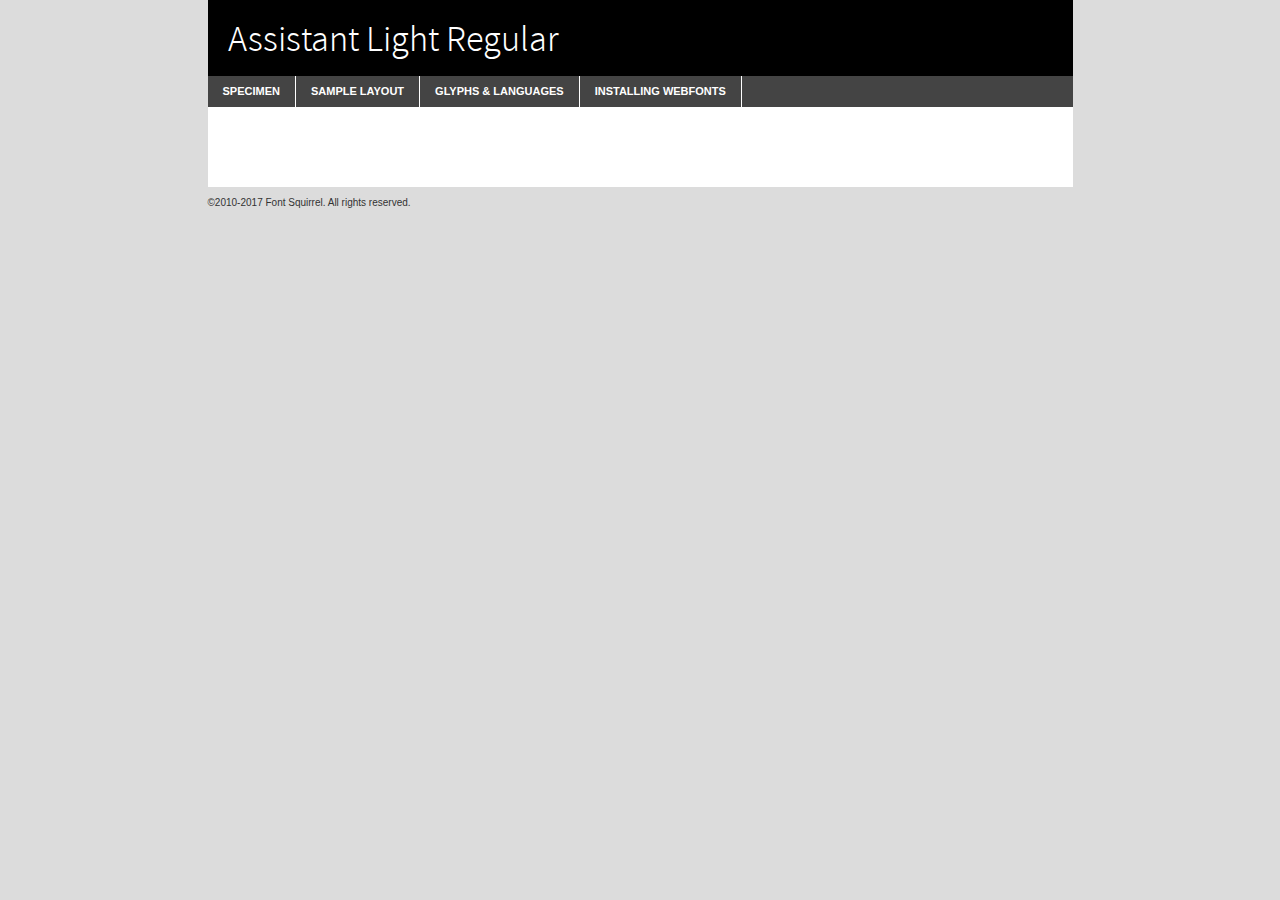
<file: fonts/Assistant/assistant-light-demo.html>
<!DOCTYPE html PUBLIC "-//W3C//DTD XHTML 1.0 Transitional//EN"
	"http://www.w3.org/TR/xhtml1/DTD/xhtml1-transitional.dtd">

<html xmlns="http://www.w3.org/1999/xhtml" xml:lang="en" lang="en">
<head>
	<meta http-equiv="Content-Type" content="text/html; charset=utf-8" />
	<script src="http://ajax.googleapis.com/ajax/libs/jquery/1.7.2/jquery.min.js" type="text/javascript" charset="utf-8"></script>
	<script type="text/javascript">
	(function($){$.fn.easyTabs=function(option){var param=jQuery.extend({fadeSpeed:"fast",defaultContent:1,activeClass:'active'},option);$(this).each(function(){var thisId="#"+this.id;if(param.defaultContent==''){param.defaultContent=1;}
	if(typeof param.defaultContent=="number")
	{var defaultTab=$(thisId+" .tabs li:eq("+(param.defaultContent-1)+") a").attr('href').substr(1);}else{var defaultTab=param.defaultContent;}
	$(thisId+" .tabs li a").each(function(){var tabToHide=$(this).attr('href').substr(1);$("#"+tabToHide).addClass('easytabs-tab-content');});hideAll();changeContent(defaultTab);function hideAll(){$(thisId+" .easytabs-tab-content").hide();}
	function changeContent(tabId){hideAll();$(thisId+" .tabs li").removeClass(param.activeClass);$(thisId+" .tabs li a[href=#"+tabId+"]").closest('li').addClass(param.activeClass);if(param.fadeSpeed!="none")
	{$(thisId+" #"+tabId).fadeIn(param.fadeSpeed);}else{$(thisId+" #"+tabId).show();}}
	$(thisId+" .tabs li").click(function(){var tabId=$(this).find('a').attr('href').substr(1);changeContent(tabId);return false;});});}})(jQuery);
	</script>
	<link rel="stylesheet" href="specimen_files/specimen_stylesheet.css" type="text/css" charset="utf-8" />
	<link rel="stylesheet" href="stylesheet.css" type="text/css" charset="utf-8" />

	<style type="text/css">
					body{
				font-family: 'assistantlight';
							}
		</style>

	<title>Assistant Light Regular Specimen</title>
	
	
	<script type="text/javascript" charset="utf-8">
		$(document).ready(function() {
			$('#container').easyTabs({defaultContent:1});
		});
	</script>
</head>

<body>
<div id="container">
	<div id="header">
		Assistant Light Regular	</div>
	<ul class="tabs">
		<li><a href="#specimen">Specimen</a></li>
		<li><a href="#layout">Sample Layout</a></li>
				<li><a href="#glyphs">Glyphs &amp; Languages</a></li>
		<li><a href="#installing">Installing Webfonts</a></li>
		
	</ul>
	
	<div id="main_content">

		
			<div id="specimen">
		
				<div class="section">
					<div class="grid12 firstcol">
						<div class="huge">AaBb</div>
					</div>
				</div>
		
				<div class="section">
					<div class="glyph_range">A&#x200B;B&#x200b;C&#x200b;D&#x200b;E&#x200b;F&#x200b;G&#x200b;H&#x200b;I&#x200b;J&#x200b;K&#x200b;L&#x200b;M&#x200b;N&#x200b;O&#x200b;P&#x200b;Q&#x200b;R&#x200b;S&#x200b;T&#x200b;U&#x200b;V&#x200b;W&#x200b;X&#x200b;Y&#x200b;Z&#x200b;a&#x200b;b&#x200b;c&#x200b;d&#x200b;e&#x200b;f&#x200b;g&#x200b;h&#x200b;i&#x200b;j&#x200b;k&#x200b;l&#x200b;m&#x200b;n&#x200b;o&#x200b;p&#x200b;q&#x200b;r&#x200b;s&#x200b;t&#x200b;u&#x200b;v&#x200b;w&#x200b;x&#x200b;y&#x200b;z&#x200b;1&#x200b;2&#x200b;3&#x200b;4&#x200b;5&#x200b;6&#x200b;7&#x200b;8&#x200b;9&#x200b;0&#x200b;&amp;&#x200b;.&#x200b;,&#x200b;?&#x200b;!&#x200b;&#64;&#x200b;(&#x200b;)&#x200b;#&#x200b;$&#x200b;%&#x200b;*&#x200b;+&#x200b;-&#x200b;=&#x200b;:&#x200b;;</div>
				</div>
				<div class="section">
					<div class="grid12 firstcol">
						<table class="sample_table">
							<tr><td>10</td><td class="size10">abcdefghijklmnopqrstuvwxyzABCDEFGHIJKLMNOPQRSTUVWXYZ0123456789abcdefghijklmnopqrstuvwxyzABCDEFGHIJKLMNOPQRSTUVWXYZ0123456789abcdefghijklmnopqrstuvwxyzABCDEFGHIJKLMNOPQRSTUVWXYZ</td></tr>
							<tr><td>11</td><td class="size11">abcdefghijklmnopqrstuvwxyzABCDEFGHIJKLMNOPQRSTUVWXYZ0123456789abcdefghijklmnopqrstuvwxyzABCDEFGHIJKLMNOPQRSTUVWXYZ0123456789abcdefghijklmnopqrstuvwxyzABCDEFGHIJKLMNOPQRSTUVWXYZ</td></tr>
							<tr><td>12</td><td class="size12">abcdefghijklmnopqrstuvwxyzABCDEFGHIJKLMNOPQRSTUVWXYZ0123456789abcdefghijklmnopqrstuvwxyzABCDEFGHIJKLMNOPQRSTUVWXYZ0123456789abcdefghijklmnopqrstuvwxyzABCDEFGHIJKLMNOPQRSTUVWXYZ</td></tr>
							<tr><td>13</td><td class="size13">abcdefghijklmnopqrstuvwxyzABCDEFGHIJKLMNOPQRSTUVWXYZ0123456789abcdefghijklmnopqrstuvwxyzABCDEFGHIJKLMNOPQRSTUVWXYZ0123456789abcdefghijklmnopqrstuvwxyzABCDEFGHIJKLMNOPQRSTUVWXYZ</td></tr>
							<tr><td>14</td><td class="size14">abcdefghijklmnopqrstuvwxyzABCDEFGHIJKLMNOPQRSTUVWXYZ0123456789abcdefghijklmnopqrstuvwxyzABCDEFGHIJKLMNOPQRSTUVWXYZ0123456789abcdefghijklmnopqrstuvwxyzABCDEFGHIJKLMNOPQRSTUVWXYZ</td></tr>
							<tr><td>16</td><td class="size16">abcdefghijklmnopqrstuvwxyzABCDEFGHIJKLMNOPQRSTUVWXYZ0123456789abcdefghijklmnopqrstuvwxyzABCDEFGHIJKLMNOPQRSTUVWXYZ</td></tr>
							<tr><td>18</td><td class="size18">abcdefghijklmnopqrstuvwxyzABCDEFGHIJKLMNOPQRSTUVWXYZ0123456789abcdefghijklmnopqrstuvwxyzABCDEFGHIJKLMNOPQRSTUVWXYZ</td></tr>
							<tr><td>20</td><td class="size20">abcdefghijklmnopqrstuvwxyzABCDEFGHIJKLMNOPQRSTUVWXYZ0123456789abcdefghijklmnopqrstuvwxyzABCDEFGHIJKLMNOPQRSTUVWXYZ</td></tr>
							<tr><td>24</td><td class="size24">abcdefghijklmnopqrstuvwxyzABCDEFGHIJKLMNOPQRSTUVWXYZ0123456789abcdefghijklmnopqrstuvwxyzABCDEFGHIJKLMNOPQRSTUVWXYZ</td></tr>
							<tr><td>30</td><td class="size30">abcdefghijklmnopqrstuvwxyzABCDEFGHIJKLMNOPQRSTUVWXYZ0123456789abcdefghijklmnopqrstuvwxyzABCDEFGHIJKLMNOPQRSTUVWXYZ</td></tr>
							<tr><td>36</td><td class="size36">abcdefghijklmnopqrstuvwxyzABCDEFGHIJKLMNOPQRSTUVWXYZ0123456789abcdefghijklmnopqrstuvwxyzABCDEFGHIJKLMNOPQRSTUVWXYZ</td></tr>
							<tr><td>48</td><td class="size48">abcdefghijklmnopqrstuvwxyzABCDEFGHIJKLMNOPQRSTUVWXYZ0123456789abcdefghijklmnopqrstuvwxyzABCDEFGHIJKLMNOPQRSTUVWXYZ</td></tr>
							<tr><td>60</td><td class="size60">abcdefghijklmnopqrstuvwxyzABCDEFGHIJKLMNOPQRSTUVWXYZ0123456789abcdefghijklmnopqrstuvwxyzABCDEFGHIJKLMNOPQRSTUVWXYZ</td></tr>
							<tr><td>72</td><td class="size72">abcdefghijklmnopqrstuvwxyzABCDEFGHIJKLMNOPQRSTUVWXYZ0123456789abcdefghijklmnopqrstuvwxyzABCDEFGHIJKLMNOPQRSTUVWXYZ</td></tr>
							<tr><td>90</td><td class="size90">abcdefghijklmnopqrstuvwxyzABCDEFGHIJKLMNOPQRSTUVWXYZ0123456789abcdefghijklmnopqrstuvwxyzABCDEFGHIJKLMNOPQRSTUVWXYZ</td></tr>
						</table>
				
					</div>
			
				</div>
		
		
		
								<div class="section" id="bodycomparison">


										<div id="xheight">
				<div class="fontbody">&#x25FC;&#x25FC;&#x25FC;&#x25FC;&#x25FC;&#x25FC;&#x25FC;&#x25FC;&#x25FC;&#x25FC;&#x25FC;&#x25FC;&#x25FC;&#x25FC;&#x25FC;&#x25FC;&#x25FC;&#x25FC;&#x25FC;&#x25FC;&#x25FC;&#x25FC;&#x25FC;&#x25FC;&#x25FC;&#x25FC;&#x25FC;&#x25FC;&#x25FC;&#x25FC;&#x25FC;&#x25FC;&#x25FC;&#x25FC;&#x25FC;&#x25FC;&#x25FC;&#x25FC;&#x25FC;&#x25FC;&#x25FC;&#x25FC;&#x25FC;&#x25FC;&#x25FC;&#x25FC;&#x25FC;&#x25FC;&#x25FC;&#x25FC;&#x25FC;&#x25FC;&#x25FC;&#x25FC;&#x25FC;&#x25FC;&#x25FC;&#x25FC;&#x25FC;&#x25FC;&#x25FC;&#x25FC;&#x25FC;&#x25FC;&#x25FC;&#x25FC;&#x25FC;&#x25FC;&#x25FC;&#x25FC;&#x25FC;&#x25FC;&#x25FC;&#x25FC;&#x25FC;&#x25FC;&#x25FC;&#x25FC;&#x25FC;&#x25FC;&#x25FC;&#x25FC;&#x25FC;&#x25FC;&#x25FC;&#x25FC;&#x25FC;&#x25FC;&#x25FC;&#x25FC;&#x25FC;&#x25FC;&#x25FC;&#x25FC;&#x25FC;&#x25FC;&#x25FC;&#x25FC;&#x25FC;body</div><div class="arialbody">body</div><div class="verdanabody">body</div><div class="georgiabody">body</div></div>
										<div class="fontbody" style="z-index:1">
											body<span>Assistant Light Regular</span>
										</div>
										<div class="arialbody" style="z-index:1">
											body<span>Arial</span>
										</div>
										<div class="verdanabody" style="z-index:1">
											body<span>Verdana</span>
										</div>
										<div class="georgiabody" style="z-index:1">
											body<span>Georgia</span>
										</div>



								</div>
		
		
				<div class="section psample psample_row1" id="">
					
					<div class="grid2 firstcol">
						<p class="size10"><span>10.</span>Aenean lacinia bibendum nulla sed consectetur. Fusce dapibus, tellus ac cursus commodo, tortor mauris condimentum nibh, ut fermentum massa justo sit amet risus. Nullam id dolor id nibh ultricies vehicula ut id elit. Cum sociis natoque penatibus et magnis dis parturient montes, nascetur ridiculus mus. Nulla vitae elit libero, a pharetra augue.</p>
			
					</div>
					<div class="grid3">
						<p class="size11"><span>11.</span>Aenean lacinia bibendum nulla sed consectetur. Fusce dapibus, tellus ac cursus commodo, tortor mauris condimentum nibh, ut fermentum massa justo sit amet risus. Nullam id dolor id nibh ultricies vehicula ut id elit. Cum sociis natoque penatibus et magnis dis parturient montes, nascetur ridiculus mus. Nulla vitae elit libero, a pharetra augue.</p>
			
					</div>
					<div class="grid3">
						<p class="size12"><span>12.</span>Aenean lacinia bibendum nulla sed consectetur. Fusce dapibus, tellus ac cursus commodo, tortor mauris condimentum nibh, ut fermentum massa justo sit amet risus. Nullam id dolor id nibh ultricies vehicula ut id elit. Cum sociis natoque penatibus et magnis dis parturient montes, nascetur ridiculus mus. Nulla vitae elit libero, a pharetra augue.</p>
			
					</div>
					<div class="grid4">
						<p class="size13"><span>13.</span>Aenean lacinia bibendum nulla sed consectetur. Fusce dapibus, tellus ac cursus commodo, tortor mauris condimentum nibh, ut fermentum massa justo sit amet risus. Nullam id dolor id nibh ultricies vehicula ut id elit. Cum sociis natoque penatibus et magnis dis parturient montes, nascetur ridiculus mus. Nulla vitae elit libero, a pharetra augue.</p>
			
					</div>
					<div class="white_blend"></div>
					
				</div>
				<div class="section psample psample_row2" id="">
					<div class="grid3 firstcol">
						<p class="size14"><span>14.</span>Aenean lacinia bibendum nulla sed consectetur. Fusce dapibus, tellus ac cursus commodo, tortor mauris condimentum nibh, ut fermentum massa justo sit amet risus. Nullam id dolor id nibh ultricies vehicula ut id elit. Cum sociis natoque penatibus et magnis dis parturient montes, nascetur ridiculus mus. Nulla vitae elit libero, a pharetra augue.</p>
			
					</div>
					<div class="grid4">
						<p class="size16"><span>16.</span>Aenean lacinia bibendum nulla sed consectetur. Fusce dapibus, tellus ac cursus commodo, tortor mauris condimentum nibh, ut fermentum massa justo sit amet risus. Nullam id dolor id nibh ultricies vehicula ut id elit. Cum sociis natoque penatibus et magnis dis parturient montes, nascetur ridiculus mus. Nulla vitae elit libero, a pharetra augue.</p>
			
					</div>
					<div class="grid5">
						<p class="size18"><span>18.</span>Aenean lacinia bibendum nulla sed consectetur. Fusce dapibus, tellus ac cursus commodo, tortor mauris condimentum nibh, ut fermentum massa justo sit amet risus. Nullam id dolor id nibh ultricies vehicula ut id elit. Cum sociis natoque penatibus et magnis dis parturient montes, nascetur ridiculus mus. Nulla vitae elit libero, a pharetra augue.</p>
			
					</div>

					<div class="white_blend"></div>

				</div>
				
				<div class="section psample psample_row3" id="">
					<div class="grid5 firstcol">
						<p class="size20"><span>20.</span>Aenean lacinia bibendum nulla sed consectetur. Fusce dapibus, tellus ac cursus commodo, tortor mauris condimentum nibh, ut fermentum massa justo sit amet risus. Nullam id dolor id nibh ultricies vehicula ut id elit. Cum sociis natoque penatibus et magnis dis parturient montes, nascetur ridiculus mus. Nulla vitae elit libero, a pharetra augue.</p>
					</div>
					<div class="grid7">
						<p class="size24"><span>24.</span>Aenean lacinia bibendum nulla sed consectetur. Fusce dapibus, tellus ac cursus commodo, tortor mauris condimentum nibh, ut fermentum massa justo sit amet risus. Nullam id dolor id nibh ultricies vehicula ut id elit. Cum sociis natoque penatibus et magnis dis parturient montes, nascetur ridiculus mus. Nulla vitae elit libero, a pharetra augue.</p>
					</div>
					
					<div class="white_blend"></div>
					
				</div>
				
				<div class="section psample psample_row4" id="">
					<div class="grid12 firstcol">
						<p class="size30"><span>30.</span>Aenean lacinia bibendum nulla sed consectetur. Fusce dapibus, tellus ac cursus commodo, tortor mauris condimentum nibh, ut fermentum massa justo sit amet risus. Nullam id dolor id nibh ultricies vehicula ut id elit. Cum sociis natoque penatibus et magnis dis parturient montes, nascetur ridiculus mus. Nulla vitae elit libero, a pharetra augue.</p>
					</div>
					<div class="white_blend"></div>
					
				</div>
				
				
				
				<div class="section psample psample_row1 fullreverse">
					<div class="grid2 firstcol">
						<p class="size10"><span>10.</span>Aenean lacinia bibendum nulla sed consectetur. Fusce dapibus, tellus ac cursus commodo, tortor mauris condimentum nibh, ut fermentum massa justo sit amet risus. Nullam id dolor id nibh ultricies vehicula ut id elit. Cum sociis natoque penatibus et magnis dis parturient montes, nascetur ridiculus mus. Nulla vitae elit libero, a pharetra augue.</p>
			
					</div>
					<div class="grid3">
						<p class="size11"><span>11.</span>Aenean lacinia bibendum nulla sed consectetur. Fusce dapibus, tellus ac cursus commodo, tortor mauris condimentum nibh, ut fermentum massa justo sit amet risus. Nullam id dolor id nibh ultricies vehicula ut id elit. Cum sociis natoque penatibus et magnis dis parturient montes, nascetur ridiculus mus. Nulla vitae elit libero, a pharetra augue.</p>
			
					</div>
					<div class="grid3">
						<p class="size12"><span>12.</span>Aenean lacinia bibendum nulla sed consectetur. Fusce dapibus, tellus ac cursus commodo, tortor mauris condimentum nibh, ut fermentum massa justo sit amet risus. Nullam id dolor id nibh ultricies vehicula ut id elit. Cum sociis natoque penatibus et magnis dis parturient montes, nascetur ridiculus mus. Nulla vitae elit libero, a pharetra augue.</p>
			
					</div>
					<div class="grid4">
						<p class="size13"><span>13.</span>Aenean lacinia bibendum nulla sed consectetur. Fusce dapibus, tellus ac cursus commodo, tortor mauris condimentum nibh, ut fermentum massa justo sit amet risus. Nullam id dolor id nibh ultricies vehicula ut id elit. Cum sociis natoque penatibus et magnis dis parturient montes, nascetur ridiculus mus. Nulla vitae elit libero, a pharetra augue.</p>
			
					</div>
					<div class="black_blend"></div>
					
				</div>
				
				<div class="section psample psample_row2 fullreverse">
					<div class="grid3 firstcol">
						<p class="size14"><span>14.</span>Aenean lacinia bibendum nulla sed consectetur. Fusce dapibus, tellus ac cursus commodo, tortor mauris condimentum nibh, ut fermentum massa justo sit amet risus. Nullam id dolor id nibh ultricies vehicula ut id elit. Cum sociis natoque penatibus et magnis dis parturient montes, nascetur ridiculus mus. Nulla vitae elit libero, a pharetra augue.</p>
			
					</div>
					<div class="grid4">
						<p class="size16"><span>16.</span>Aenean lacinia bibendum nulla sed consectetur. Fusce dapibus, tellus ac cursus commodo, tortor mauris condimentum nibh, ut fermentum massa justo sit amet risus. Nullam id dolor id nibh ultricies vehicula ut id elit. Cum sociis natoque penatibus et magnis dis parturient montes, nascetur ridiculus mus. Nulla vitae elit libero, a pharetra augue.</p>
			
					</div>
					<div class="grid5">
						<p class="size18"><span>18.</span>Aenean lacinia bibendum nulla sed consectetur. Fusce dapibus, tellus ac cursus commodo, tortor mauris condimentum nibh, ut fermentum massa justo sit amet risus. Nullam id dolor id nibh ultricies vehicula ut id elit. Cum sociis natoque penatibus et magnis dis parturient montes, nascetur ridiculus mus. Nulla vitae elit libero, a pharetra augue.</p>
			
					</div>
					<div class="black_blend"></div>

				</div>
				
				<div class="section psample fullreverse psample_row3" id="">
					<div class="grid5 firstcol">
						<p class="size20"><span>20.</span>Aenean lacinia bibendum nulla sed consectetur. Fusce dapibus, tellus ac cursus commodo, tortor mauris condimentum nibh, ut fermentum massa justo sit amet risus. Nullam id dolor id nibh ultricies vehicula ut id elit. Cum sociis natoque penatibus et magnis dis parturient montes, nascetur ridiculus mus. Nulla vitae elit libero, a pharetra augue.</p>
					</div>
					<div class="grid7">
						<p class="size24"><span>24.</span>Aenean lacinia bibendum nulla sed consectetur. Fusce dapibus, tellus ac cursus commodo, tortor mauris condimentum nibh, ut fermentum massa justo sit amet risus. Nullam id dolor id nibh ultricies vehicula ut id elit. Cum sociis natoque penatibus et magnis dis parturient montes, nascetur ridiculus mus. Nulla vitae elit libero, a pharetra augue.</p>
					</div>
					
					<div class="black_blend"></div>
					
				</div>
				
				<div class="section psample fullreverse psample_row4" id="" style="border-bottom: 20px #000 solid;">
					<div class="grid12 firstcol">
						<p class="size30"><span>30.</span>Aenean lacinia bibendum nulla sed consectetur. Fusce dapibus, tellus ac cursus commodo, tortor mauris condimentum nibh, ut fermentum massa justo sit amet risus. Nullam id dolor id nibh ultricies vehicula ut id elit. Cum sociis natoque penatibus et magnis dis parturient montes, nascetur ridiculus mus. Nulla vitae elit libero, a pharetra augue.</p>
					</div>
					<div class="black_blend"></div>
					
				</div>
				
				
				
				
			</div>
			
			<div id="layout">
				
				<div class="section">
					
					<div class="grid12 firstcol">
						<h1>Lorem Ipsum Dolor</h1>
						<h2>Etiam porta sem malesuada magna mollis euismod</h2>
						
						<p class="byline">By <a href="#link">Aenean Lacinia</a></p>
					</div>
				</div>
				<div class="section">
					<div class="grid8 firstcol">
						<p class="large">Donec sed odio dui. Morbi leo risus, porta ac consectetur ac, vestibulum at eros. Fusce dapibus, tellus ac cursus commodo, tortor mauris condimentum nibh, ut fermentum massa justo sit amet risus. </p>

						
						<h3>Pellentesque ornare sem</h3>

						<p>Maecenas sed diam eget risus varius blandit sit amet non magna. Maecenas faucibus mollis interdum. Donec ullamcorper nulla non metus auctor fringilla. Nullam id dolor id nibh ultricies vehicula ut id elit. Nullam id dolor id nibh ultricies vehicula ut id elit. </p>

						<p>Aenean eu leo quam. Pellentesque ornare sem lacinia quam venenatis vestibulum. Lorem ipsum dolor sit amet, consectetur adipiscing elit. Cum sociis natoque penatibus et magnis dis parturient montes, nascetur ridiculus mus. </p>

						<p>Nulla vitae elit libero, a pharetra augue. Praesent commodo cursus magna, vel scelerisque nisl consectetur et. Aenean lacinia bibendum nulla sed consectetur. </p>

						<p>Nullam quis risus eget urna mollis ornare vel eu leo. Nullam quis risus eget urna mollis ornare vel eu leo. Maecenas sed diam eget risus varius blandit sit amet non magna. Donec ullamcorper nulla non metus auctor fringilla. </p>

						<h3>Cras mattis consectetur</h3>

						<p>Aenean eu leo quam. Pellentesque ornare sem lacinia quam venenatis vestibulum. Aenean lacinia bibendum nulla sed consectetur. Integer posuere erat a ante venenatis dapibus posuere velit aliquet. Cras mattis consectetur purus sit amet fermentum. </p>

						<p>Nullam id dolor id nibh ultricies vehicula ut id elit. Nullam quis risus eget urna mollis ornare vel eu leo. Cras mattis consectetur purus sit amet fermentum.</p>
					</div>
					
					<div class="grid4 sidebar">
						
						<div class="box reverse">
							<p class="last">Nullam quis risus eget urna mollis ornare vel eu leo. Donec ullamcorper nulla non metus auctor fringilla. Cras mattis consectetur purus sit amet fermentum. Sed posuere consectetur est at lobortis. Lorem ipsum dolor sit amet, consectetur adipiscing elit. </p>
						</div>
						
						<p class="caption">Maecenas sed diam eget risus varius.</p>

						<p>Vestibulum id ligula porta felis euismod semper. Integer posuere erat a ante venenatis dapibus posuere velit aliquet. Vestibulum id ligula porta felis euismod semper. Sed posuere consectetur est at lobortis. Maecenas sed diam eget risus varius blandit sit amet non magna. Fusce dapibus, tellus ac cursus commodo, tortor mauris condimentum nibh, ut fermentum massa justo sit amet risus. </p>

					

						<p>Duis mollis, est non commodo luctus, nisi erat porttitor ligula, eget lacinia odio sem nec elit. Aenean lacinia bibendum nulla sed consectetur. Vivamus sagittis lacus vel augue laoreet rutrum faucibus dolor auctor. Aenean lacinia bibendum nulla sed consectetur. Nullam quis risus eget urna mollis ornare vel eu leo. </p>

						<p>Praesent commodo cursus magna, vel scelerisque nisl consectetur et. Donec ullamcorper nulla non metus auctor fringilla. Maecenas faucibus mollis interdum. Fusce dapibus, tellus ac cursus commodo, tortor mauris condimentum nibh, ut fermentum massa justo sit amet risus. </p>

					</div>
				</div>
				
			</div>


			



		<div id="glyphs">
			<div class="section">
				<div class="grid12 firstcol">
			
				<h1>Language Support</h1>
				<p>The subset of Assistant Light Regular in this kit supports the following languages:<br />
			
					Albanian, Basque, Breton, Chamorro, Danish, Dutch, English, Faroese, Finnish, French, Frisian, Galician, German, Icelandic, Italian, Malagasy, Norwegian, Portuguese, Spanish, Alsatian, Aragonese, Arapaho, Arrernte, Asturian, Aymara, Bislama, Cebuano, Corsican, Fijian, French_creole, Genoese, Gilbertese, Greenlandic, Haitian_creole, Hiligaynon, Hmong, Hopi, Ibanag, Iloko_ilokano, Indonesian, Interglossa_glosa, Interlingua, Irish_gaelic, Jerriais, Lojban, Lombard, Luxembourgeois, Manx, Mohawk, Norfolk_pitcairnese, Occitan, Oromo, Pangasinan, Papiamento, Piedmontese, Potawatomi, Rhaeto-romance, Romansh, Rotokas, Sami_lule, Samoan, Sardinian, Scots_gaelic, Seychelles_creole, Shona, Sicilian, Somali, Southern_ndebele, Swahili, Swati_swazi, Tagalog_filipino_pilipino, Tetum, Tok_pisin, Uyghur_latinized, Volapuk, Walloon, Warlpiri, Xhosa, Yapese, Zulu, Latinbasic, Ubasic, Demo				</p>
				<h1>Glyph Chart</h1>
				<p>The subset of Assistant Light Regular in this kit includes all the glyphs listed below. Unicode entities are included above each glyph to help you insert individual characters into your layout.</p>
				<div id="glyph_chart">
			
																				 <div><p>&amp;#32;</p>&#32;</div>
																				 <div><p>&amp;#33;</p>&#33;</div>
																				 <div><p>&amp;#34;</p>&#34;</div>
																				 <div><p>&amp;#35;</p>&#35;</div>
																				 <div><p>&amp;#36;</p>&#36;</div>
																				 <div><p>&amp;#37;</p>&#37;</div>
																				 <div><p>&amp;#38;</p>&#38;</div>
																				 <div><p>&amp;#39;</p>&#39;</div>
																				 <div><p>&amp;#40;</p>&#40;</div>
																				 <div><p>&amp;#41;</p>&#41;</div>
																				 <div><p>&amp;#42;</p>&#42;</div>
																				 <div><p>&amp;#43;</p>&#43;</div>
																				 <div><p>&amp;#44;</p>&#44;</div>
																				 <div><p>&amp;#45;</p>&#45;</div>
																				 <div><p>&amp;#46;</p>&#46;</div>
																				 <div><p>&amp;#47;</p>&#47;</div>
																				 <div><p>&amp;#48;</p>&#48;</div>
																				 <div><p>&amp;#49;</p>&#49;</div>
																				 <div><p>&amp;#50;</p>&#50;</div>
																				 <div><p>&amp;#51;</p>&#51;</div>
																				 <div><p>&amp;#52;</p>&#52;</div>
																				 <div><p>&amp;#53;</p>&#53;</div>
																				 <div><p>&amp;#54;</p>&#54;</div>
																				 <div><p>&amp;#55;</p>&#55;</div>
																				 <div><p>&amp;#56;</p>&#56;</div>
																				 <div><p>&amp;#57;</p>&#57;</div>
																				 <div><p>&amp;#58;</p>&#58;</div>
																				 <div><p>&amp;#59;</p>&#59;</div>
																				 <div><p>&amp;#60;</p>&#60;</div>
																				 <div><p>&amp;#61;</p>&#61;</div>
																				 <div><p>&amp;#62;</p>&#62;</div>
																				 <div><p>&amp;#63;</p>&#63;</div>
																				 <div><p>&amp;#64;</p>&#64;</div>
																				 <div><p>&amp;#65;</p>&#65;</div>
																				 <div><p>&amp;#66;</p>&#66;</div>
																				 <div><p>&amp;#67;</p>&#67;</div>
																				 <div><p>&amp;#68;</p>&#68;</div>
																				 <div><p>&amp;#69;</p>&#69;</div>
																				 <div><p>&amp;#70;</p>&#70;</div>
																				 <div><p>&amp;#71;</p>&#71;</div>
																				 <div><p>&amp;#72;</p>&#72;</div>
																				 <div><p>&amp;#73;</p>&#73;</div>
																				 <div><p>&amp;#74;</p>&#74;</div>
																				 <div><p>&amp;#75;</p>&#75;</div>
																				 <div><p>&amp;#76;</p>&#76;</div>
																				 <div><p>&amp;#77;</p>&#77;</div>
																				 <div><p>&amp;#78;</p>&#78;</div>
																				 <div><p>&amp;#79;</p>&#79;</div>
																				 <div><p>&amp;#80;</p>&#80;</div>
																				 <div><p>&amp;#81;</p>&#81;</div>
																				 <div><p>&amp;#82;</p>&#82;</div>
																				 <div><p>&amp;#83;</p>&#83;</div>
																				 <div><p>&amp;#84;</p>&#84;</div>
																				 <div><p>&amp;#85;</p>&#85;</div>
																				 <div><p>&amp;#86;</p>&#86;</div>
																				 <div><p>&amp;#87;</p>&#87;</div>
																				 <div><p>&amp;#88;</p>&#88;</div>
																				 <div><p>&amp;#89;</p>&#89;</div>
																				 <div><p>&amp;#90;</p>&#90;</div>
																				 <div><p>&amp;#91;</p>&#91;</div>
																				 <div><p>&amp;#92;</p>&#92;</div>
																				 <div><p>&amp;#93;</p>&#93;</div>
																				 <div><p>&amp;#94;</p>&#94;</div>
																				 <div><p>&amp;#95;</p>&#95;</div>
																				 <div><p>&amp;#96;</p>&#96;</div>
																				 <div><p>&amp;#97;</p>&#97;</div>
																				 <div><p>&amp;#98;</p>&#98;</div>
																				 <div><p>&amp;#99;</p>&#99;</div>
																				 <div><p>&amp;#100;</p>&#100;</div>
																				 <div><p>&amp;#101;</p>&#101;</div>
																				 <div><p>&amp;#102;</p>&#102;</div>
																				 <div><p>&amp;#103;</p>&#103;</div>
																				 <div><p>&amp;#104;</p>&#104;</div>
																				 <div><p>&amp;#105;</p>&#105;</div>
																				 <div><p>&amp;#106;</p>&#106;</div>
																				 <div><p>&amp;#107;</p>&#107;</div>
																				 <div><p>&amp;#108;</p>&#108;</div>
																				 <div><p>&amp;#109;</p>&#109;</div>
																				 <div><p>&amp;#110;</p>&#110;</div>
																				 <div><p>&amp;#111;</p>&#111;</div>
																				 <div><p>&amp;#112;</p>&#112;</div>
																				 <div><p>&amp;#113;</p>&#113;</div>
																				 <div><p>&amp;#114;</p>&#114;</div>
																				 <div><p>&amp;#115;</p>&#115;</div>
																				 <div><p>&amp;#116;</p>&#116;</div>
																				 <div><p>&amp;#117;</p>&#117;</div>
																				 <div><p>&amp;#118;</p>&#118;</div>
																				 <div><p>&amp;#119;</p>&#119;</div>
																				 <div><p>&amp;#120;</p>&#120;</div>
																				 <div><p>&amp;#121;</p>&#121;</div>
																				 <div><p>&amp;#122;</p>&#122;</div>
																				 <div><p>&amp;#123;</p>&#123;</div>
																				 <div><p>&amp;#124;</p>&#124;</div>
																				 <div><p>&amp;#125;</p>&#125;</div>
																				 <div><p>&amp;#126;</p>&#126;</div>
																				 <div><p>&amp;#160;</p>&#160;</div>
																				 <div><p>&amp;#161;</p>&#161;</div>
																				 <div><p>&amp;#162;</p>&#162;</div>
																				 <div><p>&amp;#163;</p>&#163;</div>
																				 <div><p>&amp;#164;</p>&#164;</div>
																				 <div><p>&amp;#165;</p>&#165;</div>
																				 <div><p>&amp;#166;</p>&#166;</div>
																				 <div><p>&amp;#167;</p>&#167;</div>
																				 <div><p>&amp;#168;</p>&#168;</div>
																				 <div><p>&amp;#169;</p>&#169;</div>
																				 <div><p>&amp;#170;</p>&#170;</div>
																				 <div><p>&amp;#171;</p>&#171;</div>
																				 <div><p>&amp;#172;</p>&#172;</div>
																				 <div><p>&amp;#173;</p>&#173;</div>
																				 <div><p>&amp;#174;</p>&#174;</div>
																				 <div><p>&amp;#175;</p>&#175;</div>
																				 <div><p>&amp;#176;</p>&#176;</div>
																				 <div><p>&amp;#177;</p>&#177;</div>
																				 <div><p>&amp;#180;</p>&#180;</div>
																				 <div><p>&amp;#182;</p>&#182;</div>
																				 <div><p>&amp;#183;</p>&#183;</div>
																				 <div><p>&amp;#184;</p>&#184;</div>
																				 <div><p>&amp;#186;</p>&#186;</div>
																				 <div><p>&amp;#187;</p>&#187;</div>
																				 <div><p>&amp;#188;</p>&#188;</div>
																				 <div><p>&amp;#189;</p>&#189;</div>
																				 <div><p>&amp;#190;</p>&#190;</div>
																				 <div><p>&amp;#191;</p>&#191;</div>
																				 <div><p>&amp;#192;</p>&#192;</div>
																				 <div><p>&amp;#193;</p>&#193;</div>
																				 <div><p>&amp;#194;</p>&#194;</div>
																				 <div><p>&amp;#195;</p>&#195;</div>
																				 <div><p>&amp;#196;</p>&#196;</div>
																				 <div><p>&amp;#197;</p>&#197;</div>
																				 <div><p>&amp;#198;</p>&#198;</div>
																				 <div><p>&amp;#199;</p>&#199;</div>
																				 <div><p>&amp;#200;</p>&#200;</div>
																				 <div><p>&amp;#201;</p>&#201;</div>
																				 <div><p>&amp;#202;</p>&#202;</div>
																				 <div><p>&amp;#203;</p>&#203;</div>
																				 <div><p>&amp;#204;</p>&#204;</div>
																				 <div><p>&amp;#205;</p>&#205;</div>
																				 <div><p>&amp;#206;</p>&#206;</div>
																				 <div><p>&amp;#207;</p>&#207;</div>
																				 <div><p>&amp;#208;</p>&#208;</div>
																				 <div><p>&amp;#209;</p>&#209;</div>
																				 <div><p>&amp;#210;</p>&#210;</div>
																				 <div><p>&amp;#211;</p>&#211;</div>
																				 <div><p>&amp;#212;</p>&#212;</div>
																				 <div><p>&amp;#213;</p>&#213;</div>
																				 <div><p>&amp;#214;</p>&#214;</div>
																				 <div><p>&amp;#215;</p>&#215;</div>
																				 <div><p>&amp;#216;</p>&#216;</div>
																				 <div><p>&amp;#217;</p>&#217;</div>
																				 <div><p>&amp;#218;</p>&#218;</div>
																				 <div><p>&amp;#219;</p>&#219;</div>
																				 <div><p>&amp;#220;</p>&#220;</div>
																				 <div><p>&amp;#221;</p>&#221;</div>
																				 <div><p>&amp;#222;</p>&#222;</div>
																				 <div><p>&amp;#223;</p>&#223;</div>
																				 <div><p>&amp;#224;</p>&#224;</div>
																				 <div><p>&amp;#225;</p>&#225;</div>
																				 <div><p>&amp;#226;</p>&#226;</div>
																				 <div><p>&amp;#227;</p>&#227;</div>
																				 <div><p>&amp;#228;</p>&#228;</div>
																				 <div><p>&amp;#229;</p>&#229;</div>
																				 <div><p>&amp;#230;</p>&#230;</div>
																				 <div><p>&amp;#231;</p>&#231;</div>
																				 <div><p>&amp;#232;</p>&#232;</div>
																				 <div><p>&amp;#233;</p>&#233;</div>
																				 <div><p>&amp;#234;</p>&#234;</div>
																				 <div><p>&amp;#235;</p>&#235;</div>
																				 <div><p>&amp;#236;</p>&#236;</div>
																				 <div><p>&amp;#237;</p>&#237;</div>
																				 <div><p>&amp;#238;</p>&#238;</div>
																				 <div><p>&amp;#239;</p>&#239;</div>
																				 <div><p>&amp;#240;</p>&#240;</div>
																				 <div><p>&amp;#241;</p>&#241;</div>
																				 <div><p>&amp;#242;</p>&#242;</div>
																				 <div><p>&amp;#243;</p>&#243;</div>
																				 <div><p>&amp;#244;</p>&#244;</div>
																				 <div><p>&amp;#245;</p>&#245;</div>
																				 <div><p>&amp;#246;</p>&#246;</div>
																				 <div><p>&amp;#247;</p>&#247;</div>
																				 <div><p>&amp;#248;</p>&#248;</div>
																				 <div><p>&amp;#249;</p>&#249;</div>
																				 <div><p>&amp;#250;</p>&#250;</div>
																				 <div><p>&amp;#251;</p>&#251;</div>
																				 <div><p>&amp;#252;</p>&#252;</div>
																				 <div><p>&amp;#253;</p>&#253;</div>
																				 <div><p>&amp;#254;</p>&#254;</div>
																				 <div><p>&amp;#255;</p>&#255;</div>
																				 <div><p>&amp;#338;</p>&#338;</div>
																				 <div><p>&amp;#339;</p>&#339;</div>
																				 <div><p>&amp;#376;</p>&#376;</div>
																				 <div><p>&amp;#710;</p>&#710;</div>
																				 <div><p>&amp;#732;</p>&#732;</div>
																				 <div><p>&amp;#8192;</p>&#8192;</div>
																				 <div><p>&amp;#8193;</p>&#8193;</div>
																				 <div><p>&amp;#8194;</p>&#8194;</div>
																				 <div><p>&amp;#8195;</p>&#8195;</div>
																				 <div><p>&amp;#8196;</p>&#8196;</div>
																				 <div><p>&amp;#8197;</p>&#8197;</div>
																				 <div><p>&amp;#8198;</p>&#8198;</div>
																				 <div><p>&amp;#8199;</p>&#8199;</div>
																				 <div><p>&amp;#8200;</p>&#8200;</div>
																				 <div><p>&amp;#8201;</p>&#8201;</div>
																				 <div><p>&amp;#8202;</p>&#8202;</div>
																				 <div><p>&amp;#8208;</p>&#8208;</div>
																				 <div><p>&amp;#8209;</p>&#8209;</div>
																				 <div><p>&amp;#8210;</p>&#8210;</div>
																				 <div><p>&amp;#8211;</p>&#8211;</div>
																				 <div><p>&amp;#8212;</p>&#8212;</div>
																				 <div><p>&amp;#8216;</p>&#8216;</div>
																				 <div><p>&amp;#8217;</p>&#8217;</div>
																				 <div><p>&amp;#8218;</p>&#8218;</div>
																				 <div><p>&amp;#8220;</p>&#8220;</div>
																				 <div><p>&amp;#8221;</p>&#8221;</div>
																				 <div><p>&amp;#8222;</p>&#8222;</div>
																				 <div><p>&amp;#8226;</p>&#8226;</div>
																				 <div><p>&amp;#8230;</p>&#8230;</div>
																				 <div><p>&amp;#8239;</p>&#8239;</div>
																				 <div><p>&amp;#8249;</p>&#8249;</div>
																				 <div><p>&amp;#8250;</p>&#8250;</div>
																				 <div><p>&amp;#8287;</p>&#8287;</div>
																				 <div><p>&amp;#8364;</p>&#8364;</div>
																				 <div><p>&amp;#8482;</p>&#8482;</div>
																				 <div><p>&amp;#9724;</p>&#9724;</div>
																				 <div><p>&amp;#64257;</p>&#64257;</div>
																				 <div><p>&amp;#64258;</p>&#64258;</div>
																																																</div>	
				</div>
		
		
			</div>
		</div>
		
		
		<div id="specs">
			
		</div>
	
		<div id="installing">
			<div class="section">
				<div class="grid7 firstcol">
					<h1>Installing Webfonts</h1>
					
					<p>Webfonts are supported by all major browser platforms but not all in the same way. There are currently four different font formats that must be included in order to target all browsers. This includes TTF, WOFF, EOT and SVG.</p>
					
					<h2>1. Upload your webfonts</h2>
					<p>You must upload your webfont kit to your website. They should be in or near the same directory as your CSS files.</p>
					
					<h2>2. Include the webfont stylesheet</h2>
					<p>A special CSS @font-face declaration helps the various browsers select the appropriate font it needs without causing you a bunch of headaches. Learn more about this syntax by reading the <a href="https://www.fontspring.com/blog/further-hardening-of-the-bulletproof-syntax">Fontspring blog post</a> about it. The code for it is as follows:</p>


<code>
@font-face{ 
	font-family: 'MyWebFont';
	src: url('WebFont.eot');
	src: url('WebFont.eot?#iefix') format('embedded-opentype'),
	     url('WebFont.woff') format('woff'),
	     url('WebFont.ttf') format('truetype'),
	     url('WebFont.svg#webfont') format('svg');
}
</code>

	<p>We've already gone ahead and generated the code for you. All you have to do is link to the stylesheet in your HTML, like this:</p>
	<code>&lt;link rel=&quot;stylesheet&quot; href=&quot;stylesheet.css&quot; type=&quot;text/css&quot; charset=&quot;utf-8&quot; /&gt;</code>

					<h2>3. Modify your own stylesheet</h2>
					<p>To take advantage of your new fonts, you must tell your stylesheet to use them. Look at the original @font-face declaration above and find the property called "font-family." The name linked there will be what you use to reference the font. Prepend that webfont name to the font stack in the "font-family" property, inside the selector you want to change. For example:</p>
<code>p { font-family: 'WebFont', Arial, sans-serif; }</code>

<h2>4. Test</h2>
<p>Getting webfonts to work cross-browser <em>can</em> be tricky. Use the information in the sidebar to help you if you find that fonts aren't loading in a particular browser.</p>
				</div>
				
				<div class="grid5 sidebar">
					<div class="box">
						<h2>Troubleshooting<br />Font-Face Problems</h2>
						<p>Having trouble getting your webfonts to load in your new website? Here are some tips to sort out what might be the problem.</p>

						<h3>Fonts not showing in any browser</h3>

						<p>This sounds like you need to work on the plumbing. You either did not upload the fonts to the correct directory, or you did not link the fonts properly in the CSS. If you've confirmed that all this is correct and you still have a problem, take a look at your .htaccess file and see if requests are getting intercepted.</p>

						<h3>Fonts not loading in iPhone or iPad</h3>

						<p>The most common problem here is that you are serving the fonts from an IIS server. IIS refuses to serve files that have unknown MIME types. If that is the case, you must set the MIME type for SVG to "image/svg+xml" in the server settings. Follow these instructions from Microsoft if you need help.</p>

						<h3>Fonts not loading in Firefox</h3>

						<p>The primary reason for this failure? You are still using a version Firefox older than 3.5. So upgrade already! If that isn't it, then you are very likely serving fonts from a different domain. Firefox requires that all font assets be served from the same domain. Lastly it is possible that you need to add WOFF to your list of MIME types (if you are serving via IIS.)</p>

						<h3>Fonts not loading in IE</h3>

						<p>Are you looking at Internet Explorer on an actual Windows machine or are you cheating by using a service like Adobe BrowserLab? Many of these screenshot services do not render @font-face for IE. Best to test it on a real machine.</p>

						<h3>Fonts not loading in IE9</h3>

						<p>IE9, like Firefox, requires that fonts be served from the same domain as the website. Make sure that is the case.</p>
					</div>
				</div>
			</div>
			
		</div>
	
	</div>
	<div id="footer">
		<p>&copy;2010-2017 Font Squirrel. All rights reserved.</p>
	</div>
</div>
</body>
</html>
</file>
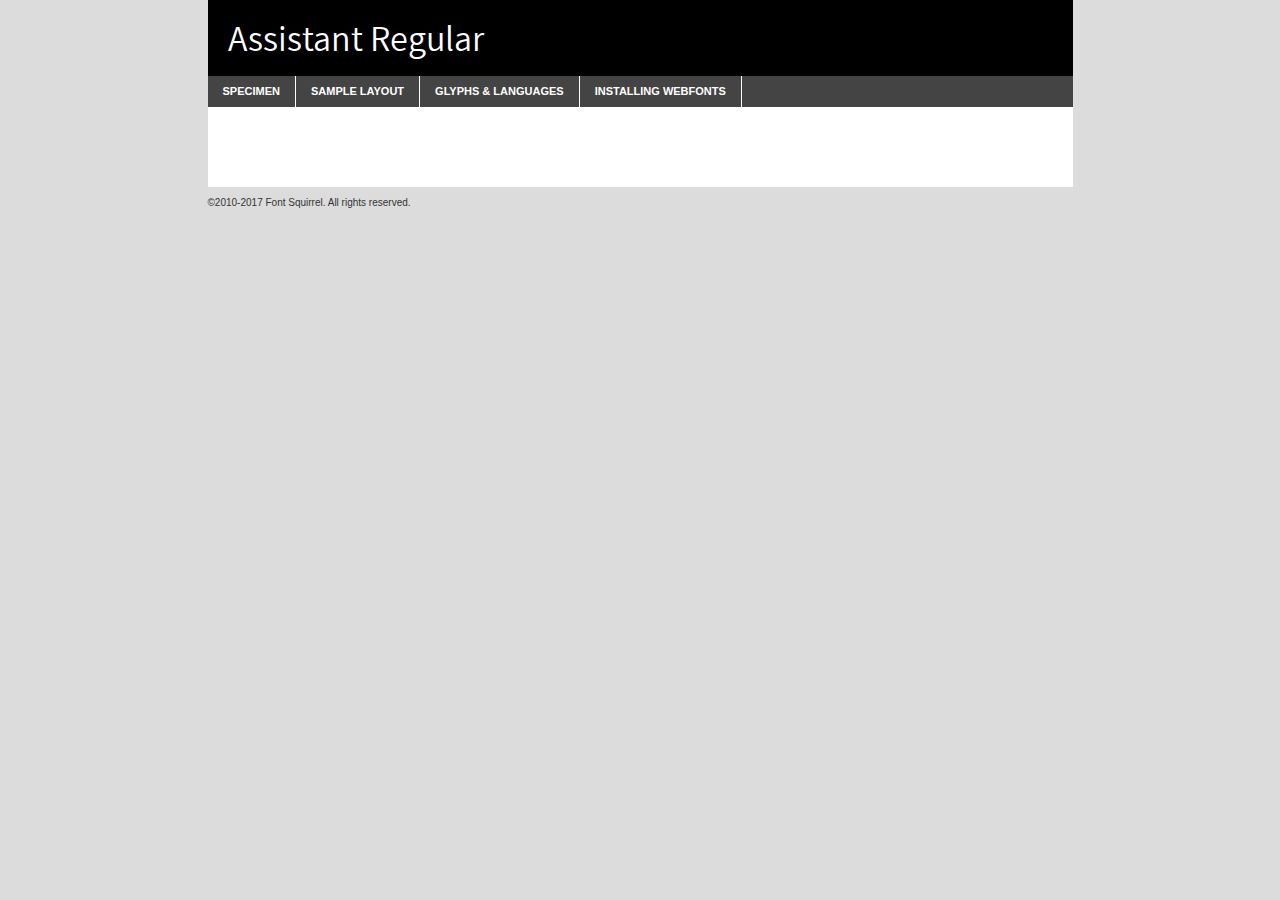
<file: fonts/Assistant/assistant-regular-demo.html>
<!DOCTYPE html PUBLIC "-//W3C//DTD XHTML 1.0 Transitional//EN"
	"http://www.w3.org/TR/xhtml1/DTD/xhtml1-transitional.dtd">

<html xmlns="http://www.w3.org/1999/xhtml" xml:lang="en" lang="en">
<head>
	<meta http-equiv="Content-Type" content="text/html; charset=utf-8" />
	<script src="http://ajax.googleapis.com/ajax/libs/jquery/1.7.2/jquery.min.js" type="text/javascript" charset="utf-8"></script>
	<script type="text/javascript">
	(function($){$.fn.easyTabs=function(option){var param=jQuery.extend({fadeSpeed:"fast",defaultContent:1,activeClass:'active'},option);$(this).each(function(){var thisId="#"+this.id;if(param.defaultContent==''){param.defaultContent=1;}
	if(typeof param.defaultContent=="number")
	{var defaultTab=$(thisId+" .tabs li:eq("+(param.defaultContent-1)+") a").attr('href').substr(1);}else{var defaultTab=param.defaultContent;}
	$(thisId+" .tabs li a").each(function(){var tabToHide=$(this).attr('href').substr(1);$("#"+tabToHide).addClass('easytabs-tab-content');});hideAll();changeContent(defaultTab);function hideAll(){$(thisId+" .easytabs-tab-content").hide();}
	function changeContent(tabId){hideAll();$(thisId+" .tabs li").removeClass(param.activeClass);$(thisId+" .tabs li a[href=#"+tabId+"]").closest('li').addClass(param.activeClass);if(param.fadeSpeed!="none")
	{$(thisId+" #"+tabId).fadeIn(param.fadeSpeed);}else{$(thisId+" #"+tabId).show();}}
	$(thisId+" .tabs li").click(function(){var tabId=$(this).find('a').attr('href').substr(1);changeContent(tabId);return false;});});}})(jQuery);
	</script>
	<link rel="stylesheet" href="specimen_files/specimen_stylesheet.css" type="text/css" charset="utf-8" />
	<link rel="stylesheet" href="stylesheet.css" type="text/css" charset="utf-8" />

	<style type="text/css">
					body{
				font-family: 'assistantregular';
							}
		</style>

	<title>Assistant Regular Specimen</title>
	
	
	<script type="text/javascript" charset="utf-8">
		$(document).ready(function() {
			$('#container').easyTabs({defaultContent:1});
		});
	</script>
</head>

<body>
<div id="container">
	<div id="header">
		Assistant Regular	</div>
	<ul class="tabs">
		<li><a href="#specimen">Specimen</a></li>
		<li><a href="#layout">Sample Layout</a></li>
				<li><a href="#glyphs">Glyphs &amp; Languages</a></li>
		<li><a href="#installing">Installing Webfonts</a></li>
		
	</ul>
	
	<div id="main_content">

		
			<div id="specimen">
		
				<div class="section">
					<div class="grid12 firstcol">
						<div class="huge">AaBb</div>
					</div>
				</div>
		
				<div class="section">
					<div class="glyph_range">A&#x200B;B&#x200b;C&#x200b;D&#x200b;E&#x200b;F&#x200b;G&#x200b;H&#x200b;I&#x200b;J&#x200b;K&#x200b;L&#x200b;M&#x200b;N&#x200b;O&#x200b;P&#x200b;Q&#x200b;R&#x200b;S&#x200b;T&#x200b;U&#x200b;V&#x200b;W&#x200b;X&#x200b;Y&#x200b;Z&#x200b;a&#x200b;b&#x200b;c&#x200b;d&#x200b;e&#x200b;f&#x200b;g&#x200b;h&#x200b;i&#x200b;j&#x200b;k&#x200b;l&#x200b;m&#x200b;n&#x200b;o&#x200b;p&#x200b;q&#x200b;r&#x200b;s&#x200b;t&#x200b;u&#x200b;v&#x200b;w&#x200b;x&#x200b;y&#x200b;z&#x200b;1&#x200b;2&#x200b;3&#x200b;4&#x200b;5&#x200b;6&#x200b;7&#x200b;8&#x200b;9&#x200b;0&#x200b;&amp;&#x200b;.&#x200b;,&#x200b;?&#x200b;!&#x200b;&#64;&#x200b;(&#x200b;)&#x200b;#&#x200b;$&#x200b;%&#x200b;*&#x200b;+&#x200b;-&#x200b;=&#x200b;:&#x200b;;</div>
				</div>
				<div class="section">
					<div class="grid12 firstcol">
						<table class="sample_table">
							<tr><td>10</td><td class="size10">abcdefghijklmnopqrstuvwxyzABCDEFGHIJKLMNOPQRSTUVWXYZ0123456789abcdefghijklmnopqrstuvwxyzABCDEFGHIJKLMNOPQRSTUVWXYZ0123456789abcdefghijklmnopqrstuvwxyzABCDEFGHIJKLMNOPQRSTUVWXYZ</td></tr>
							<tr><td>11</td><td class="size11">abcdefghijklmnopqrstuvwxyzABCDEFGHIJKLMNOPQRSTUVWXYZ0123456789abcdefghijklmnopqrstuvwxyzABCDEFGHIJKLMNOPQRSTUVWXYZ0123456789abcdefghijklmnopqrstuvwxyzABCDEFGHIJKLMNOPQRSTUVWXYZ</td></tr>
							<tr><td>12</td><td class="size12">abcdefghijklmnopqrstuvwxyzABCDEFGHIJKLMNOPQRSTUVWXYZ0123456789abcdefghijklmnopqrstuvwxyzABCDEFGHIJKLMNOPQRSTUVWXYZ0123456789abcdefghijklmnopqrstuvwxyzABCDEFGHIJKLMNOPQRSTUVWXYZ</td></tr>
							<tr><td>13</td><td class="size13">abcdefghijklmnopqrstuvwxyzABCDEFGHIJKLMNOPQRSTUVWXYZ0123456789abcdefghijklmnopqrstuvwxyzABCDEFGHIJKLMNOPQRSTUVWXYZ0123456789abcdefghijklmnopqrstuvwxyzABCDEFGHIJKLMNOPQRSTUVWXYZ</td></tr>
							<tr><td>14</td><td class="size14">abcdefghijklmnopqrstuvwxyzABCDEFGHIJKLMNOPQRSTUVWXYZ0123456789abcdefghijklmnopqrstuvwxyzABCDEFGHIJKLMNOPQRSTUVWXYZ0123456789abcdefghijklmnopqrstuvwxyzABCDEFGHIJKLMNOPQRSTUVWXYZ</td></tr>
							<tr><td>16</td><td class="size16">abcdefghijklmnopqrstuvwxyzABCDEFGHIJKLMNOPQRSTUVWXYZ0123456789abcdefghijklmnopqrstuvwxyzABCDEFGHIJKLMNOPQRSTUVWXYZ</td></tr>
							<tr><td>18</td><td class="size18">abcdefghijklmnopqrstuvwxyzABCDEFGHIJKLMNOPQRSTUVWXYZ0123456789abcdefghijklmnopqrstuvwxyzABCDEFGHIJKLMNOPQRSTUVWXYZ</td></tr>
							<tr><td>20</td><td class="size20">abcdefghijklmnopqrstuvwxyzABCDEFGHIJKLMNOPQRSTUVWXYZ0123456789abcdefghijklmnopqrstuvwxyzABCDEFGHIJKLMNOPQRSTUVWXYZ</td></tr>
							<tr><td>24</td><td class="size24">abcdefghijklmnopqrstuvwxyzABCDEFGHIJKLMNOPQRSTUVWXYZ0123456789abcdefghijklmnopqrstuvwxyzABCDEFGHIJKLMNOPQRSTUVWXYZ</td></tr>
							<tr><td>30</td><td class="size30">abcdefghijklmnopqrstuvwxyzABCDEFGHIJKLMNOPQRSTUVWXYZ0123456789abcdefghijklmnopqrstuvwxyzABCDEFGHIJKLMNOPQRSTUVWXYZ</td></tr>
							<tr><td>36</td><td class="size36">abcdefghijklmnopqrstuvwxyzABCDEFGHIJKLMNOPQRSTUVWXYZ0123456789abcdefghijklmnopqrstuvwxyzABCDEFGHIJKLMNOPQRSTUVWXYZ</td></tr>
							<tr><td>48</td><td class="size48">abcdefghijklmnopqrstuvwxyzABCDEFGHIJKLMNOPQRSTUVWXYZ0123456789abcdefghijklmnopqrstuvwxyzABCDEFGHIJKLMNOPQRSTUVWXYZ</td></tr>
							<tr><td>60</td><td class="size60">abcdefghijklmnopqrstuvwxyzABCDEFGHIJKLMNOPQRSTUVWXYZ0123456789abcdefghijklmnopqrstuvwxyzABCDEFGHIJKLMNOPQRSTUVWXYZ</td></tr>
							<tr><td>72</td><td class="size72">abcdefghijklmnopqrstuvwxyzABCDEFGHIJKLMNOPQRSTUVWXYZ0123456789abcdefghijklmnopqrstuvwxyzABCDEFGHIJKLMNOPQRSTUVWXYZ</td></tr>
							<tr><td>90</td><td class="size90">abcdefghijklmnopqrstuvwxyzABCDEFGHIJKLMNOPQRSTUVWXYZ0123456789abcdefghijklmnopqrstuvwxyzABCDEFGHIJKLMNOPQRSTUVWXYZ</td></tr>
						</table>
				
					</div>
			
				</div>
		
		
		
								<div class="section" id="bodycomparison">


										<div id="xheight">
				<div class="fontbody">&#x25FC;&#x25FC;&#x25FC;&#x25FC;&#x25FC;&#x25FC;&#x25FC;&#x25FC;&#x25FC;&#x25FC;&#x25FC;&#x25FC;&#x25FC;&#x25FC;&#x25FC;&#x25FC;&#x25FC;&#x25FC;&#x25FC;&#x25FC;&#x25FC;&#x25FC;&#x25FC;&#x25FC;&#x25FC;&#x25FC;&#x25FC;&#x25FC;&#x25FC;&#x25FC;&#x25FC;&#x25FC;&#x25FC;&#x25FC;&#x25FC;&#x25FC;&#x25FC;&#x25FC;&#x25FC;&#x25FC;&#x25FC;&#x25FC;&#x25FC;&#x25FC;&#x25FC;&#x25FC;&#x25FC;&#x25FC;&#x25FC;&#x25FC;&#x25FC;&#x25FC;&#x25FC;&#x25FC;&#x25FC;&#x25FC;&#x25FC;&#x25FC;&#x25FC;&#x25FC;&#x25FC;&#x25FC;&#x25FC;&#x25FC;&#x25FC;&#x25FC;&#x25FC;&#x25FC;&#x25FC;&#x25FC;&#x25FC;&#x25FC;&#x25FC;&#x25FC;&#x25FC;&#x25FC;&#x25FC;&#x25FC;&#x25FC;&#x25FC;&#x25FC;&#x25FC;&#x25FC;&#x25FC;&#x25FC;&#x25FC;&#x25FC;&#x25FC;&#x25FC;&#x25FC;&#x25FC;&#x25FC;&#x25FC;&#x25FC;&#x25FC;&#x25FC;&#x25FC;&#x25FC;&#x25FC;body</div><div class="arialbody">body</div><div class="verdanabody">body</div><div class="georgiabody">body</div></div>
										<div class="fontbody" style="z-index:1">
											body<span>Assistant Regular</span>
										</div>
										<div class="arialbody" style="z-index:1">
											body<span>Arial</span>
										</div>
										<div class="verdanabody" style="z-index:1">
											body<span>Verdana</span>
										</div>
										<div class="georgiabody" style="z-index:1">
											body<span>Georgia</span>
										</div>



								</div>
		
		
				<div class="section psample psample_row1" id="">
					
					<div class="grid2 firstcol">
						<p class="size10"><span>10.</span>Aenean lacinia bibendum nulla sed consectetur. Fusce dapibus, tellus ac cursus commodo, tortor mauris condimentum nibh, ut fermentum massa justo sit amet risus. Nullam id dolor id nibh ultricies vehicula ut id elit. Cum sociis natoque penatibus et magnis dis parturient montes, nascetur ridiculus mus. Nulla vitae elit libero, a pharetra augue.</p>
			
					</div>
					<div class="grid3">
						<p class="size11"><span>11.</span>Aenean lacinia bibendum nulla sed consectetur. Fusce dapibus, tellus ac cursus commodo, tortor mauris condimentum nibh, ut fermentum massa justo sit amet risus. Nullam id dolor id nibh ultricies vehicula ut id elit. Cum sociis natoque penatibus et magnis dis parturient montes, nascetur ridiculus mus. Nulla vitae elit libero, a pharetra augue.</p>
			
					</div>
					<div class="grid3">
						<p class="size12"><span>12.</span>Aenean lacinia bibendum nulla sed consectetur. Fusce dapibus, tellus ac cursus commodo, tortor mauris condimentum nibh, ut fermentum massa justo sit amet risus. Nullam id dolor id nibh ultricies vehicula ut id elit. Cum sociis natoque penatibus et magnis dis parturient montes, nascetur ridiculus mus. Nulla vitae elit libero, a pharetra augue.</p>
			
					</div>
					<div class="grid4">
						<p class="size13"><span>13.</span>Aenean lacinia bibendum nulla sed consectetur. Fusce dapibus, tellus ac cursus commodo, tortor mauris condimentum nibh, ut fermentum massa justo sit amet risus. Nullam id dolor id nibh ultricies vehicula ut id elit. Cum sociis natoque penatibus et magnis dis parturient montes, nascetur ridiculus mus. Nulla vitae elit libero, a pharetra augue.</p>
			
					</div>
					<div class="white_blend"></div>
					
				</div>
				<div class="section psample psample_row2" id="">
					<div class="grid3 firstcol">
						<p class="size14"><span>14.</span>Aenean lacinia bibendum nulla sed consectetur. Fusce dapibus, tellus ac cursus commodo, tortor mauris condimentum nibh, ut fermentum massa justo sit amet risus. Nullam id dolor id nibh ultricies vehicula ut id elit. Cum sociis natoque penatibus et magnis dis parturient montes, nascetur ridiculus mus. Nulla vitae elit libero, a pharetra augue.</p>
			
					</div>
					<div class="grid4">
						<p class="size16"><span>16.</span>Aenean lacinia bibendum nulla sed consectetur. Fusce dapibus, tellus ac cursus commodo, tortor mauris condimentum nibh, ut fermentum massa justo sit amet risus. Nullam id dolor id nibh ultricies vehicula ut id elit. Cum sociis natoque penatibus et magnis dis parturient montes, nascetur ridiculus mus. Nulla vitae elit libero, a pharetra augue.</p>
			
					</div>
					<div class="grid5">
						<p class="size18"><span>18.</span>Aenean lacinia bibendum nulla sed consectetur. Fusce dapibus, tellus ac cursus commodo, tortor mauris condimentum nibh, ut fermentum massa justo sit amet risus. Nullam id dolor id nibh ultricies vehicula ut id elit. Cum sociis natoque penatibus et magnis dis parturient montes, nascetur ridiculus mus. Nulla vitae elit libero, a pharetra augue.</p>
			
					</div>

					<div class="white_blend"></div>

				</div>
				
				<div class="section psample psample_row3" id="">
					<div class="grid5 firstcol">
						<p class="size20"><span>20.</span>Aenean lacinia bibendum nulla sed consectetur. Fusce dapibus, tellus ac cursus commodo, tortor mauris condimentum nibh, ut fermentum massa justo sit amet risus. Nullam id dolor id nibh ultricies vehicula ut id elit. Cum sociis natoque penatibus et magnis dis parturient montes, nascetur ridiculus mus. Nulla vitae elit libero, a pharetra augue.</p>
					</div>
					<div class="grid7">
						<p class="size24"><span>24.</span>Aenean lacinia bibendum nulla sed consectetur. Fusce dapibus, tellus ac cursus commodo, tortor mauris condimentum nibh, ut fermentum massa justo sit amet risus. Nullam id dolor id nibh ultricies vehicula ut id elit. Cum sociis natoque penatibus et magnis dis parturient montes, nascetur ridiculus mus. Nulla vitae elit libero, a pharetra augue.</p>
					</div>
					
					<div class="white_blend"></div>
					
				</div>
				
				<div class="section psample psample_row4" id="">
					<div class="grid12 firstcol">
						<p class="size30"><span>30.</span>Aenean lacinia bibendum nulla sed consectetur. Fusce dapibus, tellus ac cursus commodo, tortor mauris condimentum nibh, ut fermentum massa justo sit amet risus. Nullam id dolor id nibh ultricies vehicula ut id elit. Cum sociis natoque penatibus et magnis dis parturient montes, nascetur ridiculus mus. Nulla vitae elit libero, a pharetra augue.</p>
					</div>
					<div class="white_blend"></div>
					
				</div>
				
				
				
				<div class="section psample psample_row1 fullreverse">
					<div class="grid2 firstcol">
						<p class="size10"><span>10.</span>Aenean lacinia bibendum nulla sed consectetur. Fusce dapibus, tellus ac cursus commodo, tortor mauris condimentum nibh, ut fermentum massa justo sit amet risus. Nullam id dolor id nibh ultricies vehicula ut id elit. Cum sociis natoque penatibus et magnis dis parturient montes, nascetur ridiculus mus. Nulla vitae elit libero, a pharetra augue.</p>
			
					</div>
					<div class="grid3">
						<p class="size11"><span>11.</span>Aenean lacinia bibendum nulla sed consectetur. Fusce dapibus, tellus ac cursus commodo, tortor mauris condimentum nibh, ut fermentum massa justo sit amet risus. Nullam id dolor id nibh ultricies vehicula ut id elit. Cum sociis natoque penatibus et magnis dis parturient montes, nascetur ridiculus mus. Nulla vitae elit libero, a pharetra augue.</p>
			
					</div>
					<div class="grid3">
						<p class="size12"><span>12.</span>Aenean lacinia bibendum nulla sed consectetur. Fusce dapibus, tellus ac cursus commodo, tortor mauris condimentum nibh, ut fermentum massa justo sit amet risus. Nullam id dolor id nibh ultricies vehicula ut id elit. Cum sociis natoque penatibus et magnis dis parturient montes, nascetur ridiculus mus. Nulla vitae elit libero, a pharetra augue.</p>
			
					</div>
					<div class="grid4">
						<p class="size13"><span>13.</span>Aenean lacinia bibendum nulla sed consectetur. Fusce dapibus, tellus ac cursus commodo, tortor mauris condimentum nibh, ut fermentum massa justo sit amet risus. Nullam id dolor id nibh ultricies vehicula ut id elit. Cum sociis natoque penatibus et magnis dis parturient montes, nascetur ridiculus mus. Nulla vitae elit libero, a pharetra augue.</p>
			
					</div>
					<div class="black_blend"></div>
					
				</div>
				
				<div class="section psample psample_row2 fullreverse">
					<div class="grid3 firstcol">
						<p class="size14"><span>14.</span>Aenean lacinia bibendum nulla sed consectetur. Fusce dapibus, tellus ac cursus commodo, tortor mauris condimentum nibh, ut fermentum massa justo sit amet risus. Nullam id dolor id nibh ultricies vehicula ut id elit. Cum sociis natoque penatibus et magnis dis parturient montes, nascetur ridiculus mus. Nulla vitae elit libero, a pharetra augue.</p>
			
					</div>
					<div class="grid4">
						<p class="size16"><span>16.</span>Aenean lacinia bibendum nulla sed consectetur. Fusce dapibus, tellus ac cursus commodo, tortor mauris condimentum nibh, ut fermentum massa justo sit amet risus. Nullam id dolor id nibh ultricies vehicula ut id elit. Cum sociis natoque penatibus et magnis dis parturient montes, nascetur ridiculus mus. Nulla vitae elit libero, a pharetra augue.</p>
			
					</div>
					<div class="grid5">
						<p class="size18"><span>18.</span>Aenean lacinia bibendum nulla sed consectetur. Fusce dapibus, tellus ac cursus commodo, tortor mauris condimentum nibh, ut fermentum massa justo sit amet risus. Nullam id dolor id nibh ultricies vehicula ut id elit. Cum sociis natoque penatibus et magnis dis parturient montes, nascetur ridiculus mus. Nulla vitae elit libero, a pharetra augue.</p>
			
					</div>
					<div class="black_blend"></div>

				</div>
				
				<div class="section psample fullreverse psample_row3" id="">
					<div class="grid5 firstcol">
						<p class="size20"><span>20.</span>Aenean lacinia bibendum nulla sed consectetur. Fusce dapibus, tellus ac cursus commodo, tortor mauris condimentum nibh, ut fermentum massa justo sit amet risus. Nullam id dolor id nibh ultricies vehicula ut id elit. Cum sociis natoque penatibus et magnis dis parturient montes, nascetur ridiculus mus. Nulla vitae elit libero, a pharetra augue.</p>
					</div>
					<div class="grid7">
						<p class="size24"><span>24.</span>Aenean lacinia bibendum nulla sed consectetur. Fusce dapibus, tellus ac cursus commodo, tortor mauris condimentum nibh, ut fermentum massa justo sit amet risus. Nullam id dolor id nibh ultricies vehicula ut id elit. Cum sociis natoque penatibus et magnis dis parturient montes, nascetur ridiculus mus. Nulla vitae elit libero, a pharetra augue.</p>
					</div>
					
					<div class="black_blend"></div>
					
				</div>
				
				<div class="section psample fullreverse psample_row4" id="" style="border-bottom: 20px #000 solid;">
					<div class="grid12 firstcol">
						<p class="size30"><span>30.</span>Aenean lacinia bibendum nulla sed consectetur. Fusce dapibus, tellus ac cursus commodo, tortor mauris condimentum nibh, ut fermentum massa justo sit amet risus. Nullam id dolor id nibh ultricies vehicula ut id elit. Cum sociis natoque penatibus et magnis dis parturient montes, nascetur ridiculus mus. Nulla vitae elit libero, a pharetra augue.</p>
					</div>
					<div class="black_blend"></div>
					
				</div>
				
				
				
				
			</div>
			
			<div id="layout">
				
				<div class="section">
					
					<div class="grid12 firstcol">
						<h1>Lorem Ipsum Dolor</h1>
						<h2>Etiam porta sem malesuada magna mollis euismod</h2>
						
						<p class="byline">By <a href="#link">Aenean Lacinia</a></p>
					</div>
				</div>
				<div class="section">
					<div class="grid8 firstcol">
						<p class="large">Donec sed odio dui. Morbi leo risus, porta ac consectetur ac, vestibulum at eros. Fusce dapibus, tellus ac cursus commodo, tortor mauris condimentum nibh, ut fermentum massa justo sit amet risus. </p>

						
						<h3>Pellentesque ornare sem</h3>

						<p>Maecenas sed diam eget risus varius blandit sit amet non magna. Maecenas faucibus mollis interdum. Donec ullamcorper nulla non metus auctor fringilla. Nullam id dolor id nibh ultricies vehicula ut id elit. Nullam id dolor id nibh ultricies vehicula ut id elit. </p>

						<p>Aenean eu leo quam. Pellentesque ornare sem lacinia quam venenatis vestibulum. Lorem ipsum dolor sit amet, consectetur adipiscing elit. Cum sociis natoque penatibus et magnis dis parturient montes, nascetur ridiculus mus. </p>

						<p>Nulla vitae elit libero, a pharetra augue. Praesent commodo cursus magna, vel scelerisque nisl consectetur et. Aenean lacinia bibendum nulla sed consectetur. </p>

						<p>Nullam quis risus eget urna mollis ornare vel eu leo. Nullam quis risus eget urna mollis ornare vel eu leo. Maecenas sed diam eget risus varius blandit sit amet non magna. Donec ullamcorper nulla non metus auctor fringilla. </p>

						<h3>Cras mattis consectetur</h3>

						<p>Aenean eu leo quam. Pellentesque ornare sem lacinia quam venenatis vestibulum. Aenean lacinia bibendum nulla sed consectetur. Integer posuere erat a ante venenatis dapibus posuere velit aliquet. Cras mattis consectetur purus sit amet fermentum. </p>

						<p>Nullam id dolor id nibh ultricies vehicula ut id elit. Nullam quis risus eget urna mollis ornare vel eu leo. Cras mattis consectetur purus sit amet fermentum.</p>
					</div>
					
					<div class="grid4 sidebar">
						
						<div class="box reverse">
							<p class="last">Nullam quis risus eget urna mollis ornare vel eu leo. Donec ullamcorper nulla non metus auctor fringilla. Cras mattis consectetur purus sit amet fermentum. Sed posuere consectetur est at lobortis. Lorem ipsum dolor sit amet, consectetur adipiscing elit. </p>
						</div>
						
						<p class="caption">Maecenas sed diam eget risus varius.</p>

						<p>Vestibulum id ligula porta felis euismod semper. Integer posuere erat a ante venenatis dapibus posuere velit aliquet. Vestibulum id ligula porta felis euismod semper. Sed posuere consectetur est at lobortis. Maecenas sed diam eget risus varius blandit sit amet non magna. Fusce dapibus, tellus ac cursus commodo, tortor mauris condimentum nibh, ut fermentum massa justo sit amet risus. </p>

					

						<p>Duis mollis, est non commodo luctus, nisi erat porttitor ligula, eget lacinia odio sem nec elit. Aenean lacinia bibendum nulla sed consectetur. Vivamus sagittis lacus vel augue laoreet rutrum faucibus dolor auctor. Aenean lacinia bibendum nulla sed consectetur. Nullam quis risus eget urna mollis ornare vel eu leo. </p>

						<p>Praesent commodo cursus magna, vel scelerisque nisl consectetur et. Donec ullamcorper nulla non metus auctor fringilla. Maecenas faucibus mollis interdum. Fusce dapibus, tellus ac cursus commodo, tortor mauris condimentum nibh, ut fermentum massa justo sit amet risus. </p>

					</div>
				</div>
				
			</div>


			



		<div id="glyphs">
			<div class="section">
				<div class="grid12 firstcol">
			
				<h1>Language Support</h1>
				<p>The subset of Assistant Regular in this kit supports the following languages:<br />
			
					Albanian, Basque, Breton, Chamorro, Danish, Dutch, English, Faroese, Finnish, French, Frisian, Galician, German, Icelandic, Italian, Malagasy, Norwegian, Portuguese, Spanish, Alsatian, Aragonese, Arapaho, Arrernte, Asturian, Aymara, Bislama, Cebuano, Corsican, Fijian, French_creole, Genoese, Gilbertese, Greenlandic, Haitian_creole, Hiligaynon, Hmong, Hopi, Ibanag, Iloko_ilokano, Indonesian, Interglossa_glosa, Interlingua, Irish_gaelic, Jerriais, Lojban, Lombard, Luxembourgeois, Manx, Mohawk, Norfolk_pitcairnese, Occitan, Oromo, Pangasinan, Papiamento, Piedmontese, Potawatomi, Rhaeto-romance, Romansh, Rotokas, Sami_lule, Samoan, Sardinian, Scots_gaelic, Seychelles_creole, Shona, Sicilian, Somali, Southern_ndebele, Swahili, Swati_swazi, Tagalog_filipino_pilipino, Tetum, Tok_pisin, Uyghur_latinized, Volapuk, Walloon, Warlpiri, Xhosa, Yapese, Zulu, Latinbasic, Ubasic, Demo				</p>
				<h1>Glyph Chart</h1>
				<p>The subset of Assistant Regular in this kit includes all the glyphs listed below. Unicode entities are included above each glyph to help you insert individual characters into your layout.</p>
				<div id="glyph_chart">
			
																				 <div><p>&amp;#32;</p>&#32;</div>
																				 <div><p>&amp;#33;</p>&#33;</div>
																				 <div><p>&amp;#34;</p>&#34;</div>
																				 <div><p>&amp;#35;</p>&#35;</div>
																				 <div><p>&amp;#36;</p>&#36;</div>
																				 <div><p>&amp;#37;</p>&#37;</div>
																				 <div><p>&amp;#38;</p>&#38;</div>
																				 <div><p>&amp;#39;</p>&#39;</div>
																				 <div><p>&amp;#40;</p>&#40;</div>
																				 <div><p>&amp;#41;</p>&#41;</div>
																				 <div><p>&amp;#42;</p>&#42;</div>
																				 <div><p>&amp;#43;</p>&#43;</div>
																				 <div><p>&amp;#44;</p>&#44;</div>
																				 <div><p>&amp;#45;</p>&#45;</div>
																				 <div><p>&amp;#46;</p>&#46;</div>
																				 <div><p>&amp;#47;</p>&#47;</div>
																				 <div><p>&amp;#48;</p>&#48;</div>
																				 <div><p>&amp;#49;</p>&#49;</div>
																				 <div><p>&amp;#50;</p>&#50;</div>
																				 <div><p>&amp;#51;</p>&#51;</div>
																				 <div><p>&amp;#52;</p>&#52;</div>
																				 <div><p>&amp;#53;</p>&#53;</div>
																				 <div><p>&amp;#54;</p>&#54;</div>
																				 <div><p>&amp;#55;</p>&#55;</div>
																				 <div><p>&amp;#56;</p>&#56;</div>
																				 <div><p>&amp;#57;</p>&#57;</div>
																				 <div><p>&amp;#58;</p>&#58;</div>
																				 <div><p>&amp;#59;</p>&#59;</div>
																				 <div><p>&amp;#60;</p>&#60;</div>
																				 <div><p>&amp;#61;</p>&#61;</div>
																				 <div><p>&amp;#62;</p>&#62;</div>
																				 <div><p>&amp;#63;</p>&#63;</div>
																				 <div><p>&amp;#64;</p>&#64;</div>
																				 <div><p>&amp;#65;</p>&#65;</div>
																				 <div><p>&amp;#66;</p>&#66;</div>
																				 <div><p>&amp;#67;</p>&#67;</div>
																				 <div><p>&amp;#68;</p>&#68;</div>
																				 <div><p>&amp;#69;</p>&#69;</div>
																				 <div><p>&amp;#70;</p>&#70;</div>
																				 <div><p>&amp;#71;</p>&#71;</div>
																				 <div><p>&amp;#72;</p>&#72;</div>
																				 <div><p>&amp;#73;</p>&#73;</div>
																				 <div><p>&amp;#74;</p>&#74;</div>
																				 <div><p>&amp;#75;</p>&#75;</div>
																				 <div><p>&amp;#76;</p>&#76;</div>
																				 <div><p>&amp;#77;</p>&#77;</div>
																				 <div><p>&amp;#78;</p>&#78;</div>
																				 <div><p>&amp;#79;</p>&#79;</div>
																				 <div><p>&amp;#80;</p>&#80;</div>
																				 <div><p>&amp;#81;</p>&#81;</div>
																				 <div><p>&amp;#82;</p>&#82;</div>
																				 <div><p>&amp;#83;</p>&#83;</div>
																				 <div><p>&amp;#84;</p>&#84;</div>
																				 <div><p>&amp;#85;</p>&#85;</div>
																				 <div><p>&amp;#86;</p>&#86;</div>
																				 <div><p>&amp;#87;</p>&#87;</div>
																				 <div><p>&amp;#88;</p>&#88;</div>
																				 <div><p>&amp;#89;</p>&#89;</div>
																				 <div><p>&amp;#90;</p>&#90;</div>
																				 <div><p>&amp;#91;</p>&#91;</div>
																				 <div><p>&amp;#92;</p>&#92;</div>
																				 <div><p>&amp;#93;</p>&#93;</div>
																				 <div><p>&amp;#94;</p>&#94;</div>
																				 <div><p>&amp;#95;</p>&#95;</div>
																				 <div><p>&amp;#96;</p>&#96;</div>
																				 <div><p>&amp;#97;</p>&#97;</div>
																				 <div><p>&amp;#98;</p>&#98;</div>
																				 <div><p>&amp;#99;</p>&#99;</div>
																				 <div><p>&amp;#100;</p>&#100;</div>
																				 <div><p>&amp;#101;</p>&#101;</div>
																				 <div><p>&amp;#102;</p>&#102;</div>
																				 <div><p>&amp;#103;</p>&#103;</div>
																				 <div><p>&amp;#104;</p>&#104;</div>
																				 <div><p>&amp;#105;</p>&#105;</div>
																				 <div><p>&amp;#106;</p>&#106;</div>
																				 <div><p>&amp;#107;</p>&#107;</div>
																				 <div><p>&amp;#108;</p>&#108;</div>
																				 <div><p>&amp;#109;</p>&#109;</div>
																				 <div><p>&amp;#110;</p>&#110;</div>
																				 <div><p>&amp;#111;</p>&#111;</div>
																				 <div><p>&amp;#112;</p>&#112;</div>
																				 <div><p>&amp;#113;</p>&#113;</div>
																				 <div><p>&amp;#114;</p>&#114;</div>
																				 <div><p>&amp;#115;</p>&#115;</div>
																				 <div><p>&amp;#116;</p>&#116;</div>
																				 <div><p>&amp;#117;</p>&#117;</div>
																				 <div><p>&amp;#118;</p>&#118;</div>
																				 <div><p>&amp;#119;</p>&#119;</div>
																				 <div><p>&amp;#120;</p>&#120;</div>
																				 <div><p>&amp;#121;</p>&#121;</div>
																				 <div><p>&amp;#122;</p>&#122;</div>
																				 <div><p>&amp;#123;</p>&#123;</div>
																				 <div><p>&amp;#124;</p>&#124;</div>
																				 <div><p>&amp;#125;</p>&#125;</div>
																				 <div><p>&amp;#126;</p>&#126;</div>
																				 <div><p>&amp;#160;</p>&#160;</div>
																				 <div><p>&amp;#161;</p>&#161;</div>
																				 <div><p>&amp;#162;</p>&#162;</div>
																				 <div><p>&amp;#163;</p>&#163;</div>
																				 <div><p>&amp;#164;</p>&#164;</div>
																				 <div><p>&amp;#165;</p>&#165;</div>
																				 <div><p>&amp;#166;</p>&#166;</div>
																				 <div><p>&amp;#167;</p>&#167;</div>
																				 <div><p>&amp;#168;</p>&#168;</div>
																				 <div><p>&amp;#169;</p>&#169;</div>
																				 <div><p>&amp;#170;</p>&#170;</div>
																				 <div><p>&amp;#171;</p>&#171;</div>
																				 <div><p>&amp;#172;</p>&#172;</div>
																				 <div><p>&amp;#173;</p>&#173;</div>
																				 <div><p>&amp;#174;</p>&#174;</div>
																				 <div><p>&amp;#175;</p>&#175;</div>
																				 <div><p>&amp;#176;</p>&#176;</div>
																				 <div><p>&amp;#177;</p>&#177;</div>
																				 <div><p>&amp;#180;</p>&#180;</div>
																				 <div><p>&amp;#182;</p>&#182;</div>
																				 <div><p>&amp;#183;</p>&#183;</div>
																				 <div><p>&amp;#184;</p>&#184;</div>
																				 <div><p>&amp;#186;</p>&#186;</div>
																				 <div><p>&amp;#187;</p>&#187;</div>
																				 <div><p>&amp;#188;</p>&#188;</div>
																				 <div><p>&amp;#189;</p>&#189;</div>
																				 <div><p>&amp;#190;</p>&#190;</div>
																				 <div><p>&amp;#191;</p>&#191;</div>
																				 <div><p>&amp;#192;</p>&#192;</div>
																				 <div><p>&amp;#193;</p>&#193;</div>
																				 <div><p>&amp;#194;</p>&#194;</div>
																				 <div><p>&amp;#195;</p>&#195;</div>
																				 <div><p>&amp;#196;</p>&#196;</div>
																				 <div><p>&amp;#197;</p>&#197;</div>
																				 <div><p>&amp;#198;</p>&#198;</div>
																				 <div><p>&amp;#199;</p>&#199;</div>
																				 <div><p>&amp;#200;</p>&#200;</div>
																				 <div><p>&amp;#201;</p>&#201;</div>
																				 <div><p>&amp;#202;</p>&#202;</div>
																				 <div><p>&amp;#203;</p>&#203;</div>
																				 <div><p>&amp;#204;</p>&#204;</div>
																				 <div><p>&amp;#205;</p>&#205;</div>
																				 <div><p>&amp;#206;</p>&#206;</div>
																				 <div><p>&amp;#207;</p>&#207;</div>
																				 <div><p>&amp;#208;</p>&#208;</div>
																				 <div><p>&amp;#209;</p>&#209;</div>
																				 <div><p>&amp;#210;</p>&#210;</div>
																				 <div><p>&amp;#211;</p>&#211;</div>
																				 <div><p>&amp;#212;</p>&#212;</div>
																				 <div><p>&amp;#213;</p>&#213;</div>
																				 <div><p>&amp;#214;</p>&#214;</div>
																				 <div><p>&amp;#215;</p>&#215;</div>
																				 <div><p>&amp;#216;</p>&#216;</div>
																				 <div><p>&amp;#217;</p>&#217;</div>
																				 <div><p>&amp;#218;</p>&#218;</div>
																				 <div><p>&amp;#219;</p>&#219;</div>
																				 <div><p>&amp;#220;</p>&#220;</div>
																				 <div><p>&amp;#221;</p>&#221;</div>
																				 <div><p>&amp;#222;</p>&#222;</div>
																				 <div><p>&amp;#223;</p>&#223;</div>
																				 <div><p>&amp;#224;</p>&#224;</div>
																				 <div><p>&amp;#225;</p>&#225;</div>
																				 <div><p>&amp;#226;</p>&#226;</div>
																				 <div><p>&amp;#227;</p>&#227;</div>
																				 <div><p>&amp;#228;</p>&#228;</div>
																				 <div><p>&amp;#229;</p>&#229;</div>
																				 <div><p>&amp;#230;</p>&#230;</div>
																				 <div><p>&amp;#231;</p>&#231;</div>
																				 <div><p>&amp;#232;</p>&#232;</div>
																				 <div><p>&amp;#233;</p>&#233;</div>
																				 <div><p>&amp;#234;</p>&#234;</div>
																				 <div><p>&amp;#235;</p>&#235;</div>
																				 <div><p>&amp;#236;</p>&#236;</div>
																				 <div><p>&amp;#237;</p>&#237;</div>
																				 <div><p>&amp;#238;</p>&#238;</div>
																				 <div><p>&amp;#239;</p>&#239;</div>
																				 <div><p>&amp;#240;</p>&#240;</div>
																				 <div><p>&amp;#241;</p>&#241;</div>
																				 <div><p>&amp;#242;</p>&#242;</div>
																				 <div><p>&amp;#243;</p>&#243;</div>
																				 <div><p>&amp;#244;</p>&#244;</div>
																				 <div><p>&amp;#245;</p>&#245;</div>
																				 <div><p>&amp;#246;</p>&#246;</div>
																				 <div><p>&amp;#247;</p>&#247;</div>
																				 <div><p>&amp;#248;</p>&#248;</div>
																				 <div><p>&amp;#249;</p>&#249;</div>
																				 <div><p>&amp;#250;</p>&#250;</div>
																				 <div><p>&amp;#251;</p>&#251;</div>
																				 <div><p>&amp;#252;</p>&#252;</div>
																				 <div><p>&amp;#253;</p>&#253;</div>
																				 <div><p>&amp;#254;</p>&#254;</div>
																				 <div><p>&amp;#255;</p>&#255;</div>
																				 <div><p>&amp;#338;</p>&#338;</div>
																				 <div><p>&amp;#339;</p>&#339;</div>
																				 <div><p>&amp;#376;</p>&#376;</div>
																				 <div><p>&amp;#710;</p>&#710;</div>
																				 <div><p>&amp;#732;</p>&#732;</div>
																				 <div><p>&amp;#8192;</p>&#8192;</div>
																				 <div><p>&amp;#8193;</p>&#8193;</div>
																				 <div><p>&amp;#8194;</p>&#8194;</div>
																				 <div><p>&amp;#8195;</p>&#8195;</div>
																				 <div><p>&amp;#8196;</p>&#8196;</div>
																				 <div><p>&amp;#8197;</p>&#8197;</div>
																				 <div><p>&amp;#8198;</p>&#8198;</div>
																				 <div><p>&amp;#8199;</p>&#8199;</div>
																				 <div><p>&amp;#8200;</p>&#8200;</div>
																				 <div><p>&amp;#8201;</p>&#8201;</div>
																				 <div><p>&amp;#8202;</p>&#8202;</div>
																				 <div><p>&amp;#8208;</p>&#8208;</div>
																				 <div><p>&amp;#8209;</p>&#8209;</div>
																				 <div><p>&amp;#8210;</p>&#8210;</div>
																				 <div><p>&amp;#8211;</p>&#8211;</div>
																				 <div><p>&amp;#8212;</p>&#8212;</div>
																				 <div><p>&amp;#8216;</p>&#8216;</div>
																				 <div><p>&amp;#8217;</p>&#8217;</div>
																				 <div><p>&amp;#8218;</p>&#8218;</div>
																				 <div><p>&amp;#8220;</p>&#8220;</div>
																				 <div><p>&amp;#8221;</p>&#8221;</div>
																				 <div><p>&amp;#8222;</p>&#8222;</div>
																				 <div><p>&amp;#8226;</p>&#8226;</div>
																				 <div><p>&amp;#8230;</p>&#8230;</div>
																				 <div><p>&amp;#8239;</p>&#8239;</div>
																				 <div><p>&amp;#8249;</p>&#8249;</div>
																				 <div><p>&amp;#8250;</p>&#8250;</div>
																				 <div><p>&amp;#8287;</p>&#8287;</div>
																				 <div><p>&amp;#8364;</p>&#8364;</div>
																				 <div><p>&amp;#8482;</p>&#8482;</div>
																				 <div><p>&amp;#9724;</p>&#9724;</div>
																				 <div><p>&amp;#64257;</p>&#64257;</div>
																				 <div><p>&amp;#64258;</p>&#64258;</div>
																																																</div>	
				</div>
		
		
			</div>
		</div>
		
		
		<div id="specs">
			
		</div>
	
		<div id="installing">
			<div class="section">
				<div class="grid7 firstcol">
					<h1>Installing Webfonts</h1>
					
					<p>Webfonts are supported by all major browser platforms but not all in the same way. There are currently four different font formats that must be included in order to target all browsers. This includes TTF, WOFF, EOT and SVG.</p>
					
					<h2>1. Upload your webfonts</h2>
					<p>You must upload your webfont kit to your website. They should be in or near the same directory as your CSS files.</p>
					
					<h2>2. Include the webfont stylesheet</h2>
					<p>A special CSS @font-face declaration helps the various browsers select the appropriate font it needs without causing you a bunch of headaches. Learn more about this syntax by reading the <a href="https://www.fontspring.com/blog/further-hardening-of-the-bulletproof-syntax">Fontspring blog post</a> about it. The code for it is as follows:</p>


<code>
@font-face{ 
	font-family: 'MyWebFont';
	src: url('WebFont.eot');
	src: url('WebFont.eot?#iefix') format('embedded-opentype'),
	     url('WebFont.woff') format('woff'),
	     url('WebFont.ttf') format('truetype'),
	     url('WebFont.svg#webfont') format('svg');
}
</code>

	<p>We've already gone ahead and generated the code for you. All you have to do is link to the stylesheet in your HTML, like this:</p>
	<code>&lt;link rel=&quot;stylesheet&quot; href=&quot;stylesheet.css&quot; type=&quot;text/css&quot; charset=&quot;utf-8&quot; /&gt;</code>

					<h2>3. Modify your own stylesheet</h2>
					<p>To take advantage of your new fonts, you must tell your stylesheet to use them. Look at the original @font-face declaration above and find the property called "font-family." The name linked there will be what you use to reference the font. Prepend that webfont name to the font stack in the "font-family" property, inside the selector you want to change. For example:</p>
<code>p { font-family: 'WebFont', Arial, sans-serif; }</code>

<h2>4. Test</h2>
<p>Getting webfonts to work cross-browser <em>can</em> be tricky. Use the information in the sidebar to help you if you find that fonts aren't loading in a particular browser.</p>
				</div>
				
				<div class="grid5 sidebar">
					<div class="box">
						<h2>Troubleshooting<br />Font-Face Problems</h2>
						<p>Having trouble getting your webfonts to load in your new website? Here are some tips to sort out what might be the problem.</p>

						<h3>Fonts not showing in any browser</h3>

						<p>This sounds like you need to work on the plumbing. You either did not upload the fonts to the correct directory, or you did not link the fonts properly in the CSS. If you've confirmed that all this is correct and you still have a problem, take a look at your .htaccess file and see if requests are getting intercepted.</p>

						<h3>Fonts not loading in iPhone or iPad</h3>

						<p>The most common problem here is that you are serving the fonts from an IIS server. IIS refuses to serve files that have unknown MIME types. If that is the case, you must set the MIME type for SVG to "image/svg+xml" in the server settings. Follow these instructions from Microsoft if you need help.</p>

						<h3>Fonts not loading in Firefox</h3>

						<p>The primary reason for this failure? You are still using a version Firefox older than 3.5. So upgrade already! If that isn't it, then you are very likely serving fonts from a different domain. Firefox requires that all font assets be served from the same domain. Lastly it is possible that you need to add WOFF to your list of MIME types (if you are serving via IIS.)</p>

						<h3>Fonts not loading in IE</h3>

						<p>Are you looking at Internet Explorer on an actual Windows machine or are you cheating by using a service like Adobe BrowserLab? Many of these screenshot services do not render @font-face for IE. Best to test it on a real machine.</p>

						<h3>Fonts not loading in IE9</h3>

						<p>IE9, like Firefox, requires that fonts be served from the same domain as the website. Make sure that is the case.</p>
					</div>
				</div>
			</div>
			
		</div>
	
	</div>
	<div id="footer">
		<p>&copy;2010-2017 Font Squirrel. All rights reserved.</p>
	</div>
</div>
</body>
</html>
</file>
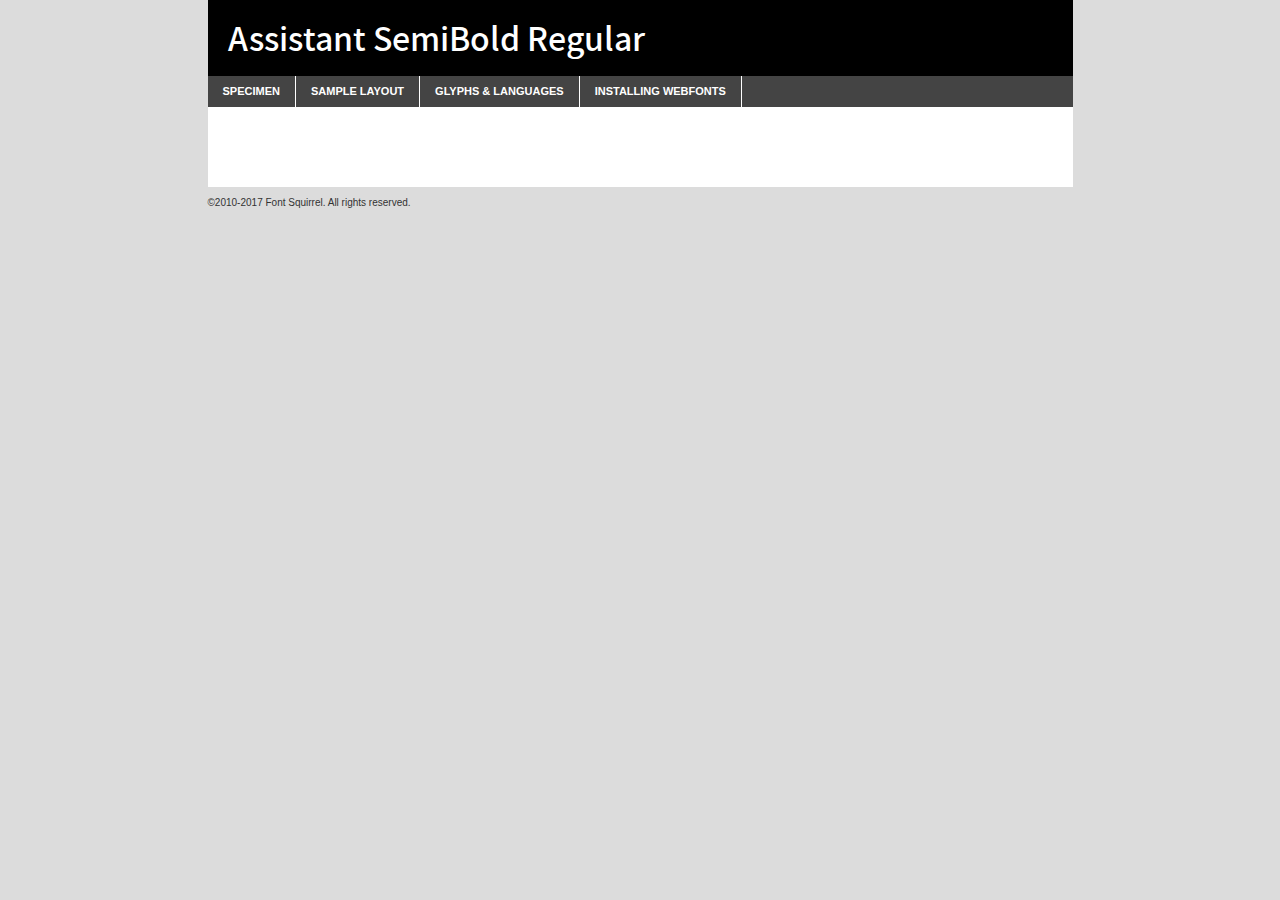
<file: fonts/Assistant/assistant-semibold-demo.html>
<!DOCTYPE html PUBLIC "-//W3C//DTD XHTML 1.0 Transitional//EN"
	"http://www.w3.org/TR/xhtml1/DTD/xhtml1-transitional.dtd">

<html xmlns="http://www.w3.org/1999/xhtml" xml:lang="en" lang="en">
<head>
	<meta http-equiv="Content-Type" content="text/html; charset=utf-8" />
	<script src="http://ajax.googleapis.com/ajax/libs/jquery/1.7.2/jquery.min.js" type="text/javascript" charset="utf-8"></script>
	<script type="text/javascript">
	(function($){$.fn.easyTabs=function(option){var param=jQuery.extend({fadeSpeed:"fast",defaultContent:1,activeClass:'active'},option);$(this).each(function(){var thisId="#"+this.id;if(param.defaultContent==''){param.defaultContent=1;}
	if(typeof param.defaultContent=="number")
	{var defaultTab=$(thisId+" .tabs li:eq("+(param.defaultContent-1)+") a").attr('href').substr(1);}else{var defaultTab=param.defaultContent;}
	$(thisId+" .tabs li a").each(function(){var tabToHide=$(this).attr('href').substr(1);$("#"+tabToHide).addClass('easytabs-tab-content');});hideAll();changeContent(defaultTab);function hideAll(){$(thisId+" .easytabs-tab-content").hide();}
	function changeContent(tabId){hideAll();$(thisId+" .tabs li").removeClass(param.activeClass);$(thisId+" .tabs li a[href=#"+tabId+"]").closest('li').addClass(param.activeClass);if(param.fadeSpeed!="none")
	{$(thisId+" #"+tabId).fadeIn(param.fadeSpeed);}else{$(thisId+" #"+tabId).show();}}
	$(thisId+" .tabs li").click(function(){var tabId=$(this).find('a').attr('href').substr(1);changeContent(tabId);return false;});});}})(jQuery);
	</script>
	<link rel="stylesheet" href="specimen_files/specimen_stylesheet.css" type="text/css" charset="utf-8" />
	<link rel="stylesheet" href="stylesheet.css" type="text/css" charset="utf-8" />

	<style type="text/css">
					body{
				font-family: 'assistantsemibold';
							}
		</style>

	<title>Assistant SemiBold Regular Specimen</title>
	
	
	<script type="text/javascript" charset="utf-8">
		$(document).ready(function() {
			$('#container').easyTabs({defaultContent:1});
		});
	</script>
</head>

<body>
<div id="container">
	<div id="header">
		Assistant SemiBold Regular	</div>
	<ul class="tabs">
		<li><a href="#specimen">Specimen</a></li>
		<li><a href="#layout">Sample Layout</a></li>
				<li><a href="#glyphs">Glyphs &amp; Languages</a></li>
		<li><a href="#installing">Installing Webfonts</a></li>
		
	</ul>
	
	<div id="main_content">

		
			<div id="specimen">
		
				<div class="section">
					<div class="grid12 firstcol">
						<div class="huge">AaBb</div>
					</div>
				</div>
		
				<div class="section">
					<div class="glyph_range">A&#x200B;B&#x200b;C&#x200b;D&#x200b;E&#x200b;F&#x200b;G&#x200b;H&#x200b;I&#x200b;J&#x200b;K&#x200b;L&#x200b;M&#x200b;N&#x200b;O&#x200b;P&#x200b;Q&#x200b;R&#x200b;S&#x200b;T&#x200b;U&#x200b;V&#x200b;W&#x200b;X&#x200b;Y&#x200b;Z&#x200b;a&#x200b;b&#x200b;c&#x200b;d&#x200b;e&#x200b;f&#x200b;g&#x200b;h&#x200b;i&#x200b;j&#x200b;k&#x200b;l&#x200b;m&#x200b;n&#x200b;o&#x200b;p&#x200b;q&#x200b;r&#x200b;s&#x200b;t&#x200b;u&#x200b;v&#x200b;w&#x200b;x&#x200b;y&#x200b;z&#x200b;1&#x200b;2&#x200b;3&#x200b;4&#x200b;5&#x200b;6&#x200b;7&#x200b;8&#x200b;9&#x200b;0&#x200b;&amp;&#x200b;.&#x200b;,&#x200b;?&#x200b;!&#x200b;&#64;&#x200b;(&#x200b;)&#x200b;#&#x200b;$&#x200b;%&#x200b;*&#x200b;+&#x200b;-&#x200b;=&#x200b;:&#x200b;;</div>
				</div>
				<div class="section">
					<div class="grid12 firstcol">
						<table class="sample_table">
							<tr><td>10</td><td class="size10">abcdefghijklmnopqrstuvwxyzABCDEFGHIJKLMNOPQRSTUVWXYZ0123456789abcdefghijklmnopqrstuvwxyzABCDEFGHIJKLMNOPQRSTUVWXYZ0123456789abcdefghijklmnopqrstuvwxyzABCDEFGHIJKLMNOPQRSTUVWXYZ</td></tr>
							<tr><td>11</td><td class="size11">abcdefghijklmnopqrstuvwxyzABCDEFGHIJKLMNOPQRSTUVWXYZ0123456789abcdefghijklmnopqrstuvwxyzABCDEFGHIJKLMNOPQRSTUVWXYZ0123456789abcdefghijklmnopqrstuvwxyzABCDEFGHIJKLMNOPQRSTUVWXYZ</td></tr>
							<tr><td>12</td><td class="size12">abcdefghijklmnopqrstuvwxyzABCDEFGHIJKLMNOPQRSTUVWXYZ0123456789abcdefghijklmnopqrstuvwxyzABCDEFGHIJKLMNOPQRSTUVWXYZ0123456789abcdefghijklmnopqrstuvwxyzABCDEFGHIJKLMNOPQRSTUVWXYZ</td></tr>
							<tr><td>13</td><td class="size13">abcdefghijklmnopqrstuvwxyzABCDEFGHIJKLMNOPQRSTUVWXYZ0123456789abcdefghijklmnopqrstuvwxyzABCDEFGHIJKLMNOPQRSTUVWXYZ0123456789abcdefghijklmnopqrstuvwxyzABCDEFGHIJKLMNOPQRSTUVWXYZ</td></tr>
							<tr><td>14</td><td class="size14">abcdefghijklmnopqrstuvwxyzABCDEFGHIJKLMNOPQRSTUVWXYZ0123456789abcdefghijklmnopqrstuvwxyzABCDEFGHIJKLMNOPQRSTUVWXYZ0123456789abcdefghijklmnopqrstuvwxyzABCDEFGHIJKLMNOPQRSTUVWXYZ</td></tr>
							<tr><td>16</td><td class="size16">abcdefghijklmnopqrstuvwxyzABCDEFGHIJKLMNOPQRSTUVWXYZ0123456789abcdefghijklmnopqrstuvwxyzABCDEFGHIJKLMNOPQRSTUVWXYZ</td></tr>
							<tr><td>18</td><td class="size18">abcdefghijklmnopqrstuvwxyzABCDEFGHIJKLMNOPQRSTUVWXYZ0123456789abcdefghijklmnopqrstuvwxyzABCDEFGHIJKLMNOPQRSTUVWXYZ</td></tr>
							<tr><td>20</td><td class="size20">abcdefghijklmnopqrstuvwxyzABCDEFGHIJKLMNOPQRSTUVWXYZ0123456789abcdefghijklmnopqrstuvwxyzABCDEFGHIJKLMNOPQRSTUVWXYZ</td></tr>
							<tr><td>24</td><td class="size24">abcdefghijklmnopqrstuvwxyzABCDEFGHIJKLMNOPQRSTUVWXYZ0123456789abcdefghijklmnopqrstuvwxyzABCDEFGHIJKLMNOPQRSTUVWXYZ</td></tr>
							<tr><td>30</td><td class="size30">abcdefghijklmnopqrstuvwxyzABCDEFGHIJKLMNOPQRSTUVWXYZ0123456789abcdefghijklmnopqrstuvwxyzABCDEFGHIJKLMNOPQRSTUVWXYZ</td></tr>
							<tr><td>36</td><td class="size36">abcdefghijklmnopqrstuvwxyzABCDEFGHIJKLMNOPQRSTUVWXYZ0123456789abcdefghijklmnopqrstuvwxyzABCDEFGHIJKLMNOPQRSTUVWXYZ</td></tr>
							<tr><td>48</td><td class="size48">abcdefghijklmnopqrstuvwxyzABCDEFGHIJKLMNOPQRSTUVWXYZ0123456789abcdefghijklmnopqrstuvwxyzABCDEFGHIJKLMNOPQRSTUVWXYZ</td></tr>
							<tr><td>60</td><td class="size60">abcdefghijklmnopqrstuvwxyzABCDEFGHIJKLMNOPQRSTUVWXYZ0123456789abcdefghijklmnopqrstuvwxyzABCDEFGHIJKLMNOPQRSTUVWXYZ</td></tr>
							<tr><td>72</td><td class="size72">abcdefghijklmnopqrstuvwxyzABCDEFGHIJKLMNOPQRSTUVWXYZ0123456789abcdefghijklmnopqrstuvwxyzABCDEFGHIJKLMNOPQRSTUVWXYZ</td></tr>
							<tr><td>90</td><td class="size90">abcdefghijklmnopqrstuvwxyzABCDEFGHIJKLMNOPQRSTUVWXYZ0123456789abcdefghijklmnopqrstuvwxyzABCDEFGHIJKLMNOPQRSTUVWXYZ</td></tr>
						</table>
				
					</div>
			
				</div>
		
		
		
								<div class="section" id="bodycomparison">


										<div id="xheight">
				<div class="fontbody">&#x25FC;&#x25FC;&#x25FC;&#x25FC;&#x25FC;&#x25FC;&#x25FC;&#x25FC;&#x25FC;&#x25FC;&#x25FC;&#x25FC;&#x25FC;&#x25FC;&#x25FC;&#x25FC;&#x25FC;&#x25FC;&#x25FC;&#x25FC;&#x25FC;&#x25FC;&#x25FC;&#x25FC;&#x25FC;&#x25FC;&#x25FC;&#x25FC;&#x25FC;&#x25FC;&#x25FC;&#x25FC;&#x25FC;&#x25FC;&#x25FC;&#x25FC;&#x25FC;&#x25FC;&#x25FC;&#x25FC;&#x25FC;&#x25FC;&#x25FC;&#x25FC;&#x25FC;&#x25FC;&#x25FC;&#x25FC;&#x25FC;&#x25FC;&#x25FC;&#x25FC;&#x25FC;&#x25FC;&#x25FC;&#x25FC;&#x25FC;&#x25FC;&#x25FC;&#x25FC;&#x25FC;&#x25FC;&#x25FC;&#x25FC;&#x25FC;&#x25FC;&#x25FC;&#x25FC;&#x25FC;&#x25FC;&#x25FC;&#x25FC;&#x25FC;&#x25FC;&#x25FC;&#x25FC;&#x25FC;&#x25FC;&#x25FC;&#x25FC;&#x25FC;&#x25FC;&#x25FC;&#x25FC;&#x25FC;&#x25FC;&#x25FC;&#x25FC;&#x25FC;&#x25FC;&#x25FC;&#x25FC;&#x25FC;&#x25FC;&#x25FC;&#x25FC;&#x25FC;&#x25FC;&#x25FC;body</div><div class="arialbody">body</div><div class="verdanabody">body</div><div class="georgiabody">body</div></div>
										<div class="fontbody" style="z-index:1">
											body<span>Assistant SemiBold Regular</span>
										</div>
										<div class="arialbody" style="z-index:1">
											body<span>Arial</span>
										</div>
										<div class="verdanabody" style="z-index:1">
											body<span>Verdana</span>
										</div>
										<div class="georgiabody" style="z-index:1">
											body<span>Georgia</span>
										</div>



								</div>
		
		
				<div class="section psample psample_row1" id="">
					
					<div class="grid2 firstcol">
						<p class="size10"><span>10.</span>Aenean lacinia bibendum nulla sed consectetur. Fusce dapibus, tellus ac cursus commodo, tortor mauris condimentum nibh, ut fermentum massa justo sit amet risus. Nullam id dolor id nibh ultricies vehicula ut id elit. Cum sociis natoque penatibus et magnis dis parturient montes, nascetur ridiculus mus. Nulla vitae elit libero, a pharetra augue.</p>
			
					</div>
					<div class="grid3">
						<p class="size11"><span>11.</span>Aenean lacinia bibendum nulla sed consectetur. Fusce dapibus, tellus ac cursus commodo, tortor mauris condimentum nibh, ut fermentum massa justo sit amet risus. Nullam id dolor id nibh ultricies vehicula ut id elit. Cum sociis natoque penatibus et magnis dis parturient montes, nascetur ridiculus mus. Nulla vitae elit libero, a pharetra augue.</p>
			
					</div>
					<div class="grid3">
						<p class="size12"><span>12.</span>Aenean lacinia bibendum nulla sed consectetur. Fusce dapibus, tellus ac cursus commodo, tortor mauris condimentum nibh, ut fermentum massa justo sit amet risus. Nullam id dolor id nibh ultricies vehicula ut id elit. Cum sociis natoque penatibus et magnis dis parturient montes, nascetur ridiculus mus. Nulla vitae elit libero, a pharetra augue.</p>
			
					</div>
					<div class="grid4">
						<p class="size13"><span>13.</span>Aenean lacinia bibendum nulla sed consectetur. Fusce dapibus, tellus ac cursus commodo, tortor mauris condimentum nibh, ut fermentum massa justo sit amet risus. Nullam id dolor id nibh ultricies vehicula ut id elit. Cum sociis natoque penatibus et magnis dis parturient montes, nascetur ridiculus mus. Nulla vitae elit libero, a pharetra augue.</p>
			
					</div>
					<div class="white_blend"></div>
					
				</div>
				<div class="section psample psample_row2" id="">
					<div class="grid3 firstcol">
						<p class="size14"><span>14.</span>Aenean lacinia bibendum nulla sed consectetur. Fusce dapibus, tellus ac cursus commodo, tortor mauris condimentum nibh, ut fermentum massa justo sit amet risus. Nullam id dolor id nibh ultricies vehicula ut id elit. Cum sociis natoque penatibus et magnis dis parturient montes, nascetur ridiculus mus. Nulla vitae elit libero, a pharetra augue.</p>
			
					</div>
					<div class="grid4">
						<p class="size16"><span>16.</span>Aenean lacinia bibendum nulla sed consectetur. Fusce dapibus, tellus ac cursus commodo, tortor mauris condimentum nibh, ut fermentum massa justo sit amet risus. Nullam id dolor id nibh ultricies vehicula ut id elit. Cum sociis natoque penatibus et magnis dis parturient montes, nascetur ridiculus mus. Nulla vitae elit libero, a pharetra augue.</p>
			
					</div>
					<div class="grid5">
						<p class="size18"><span>18.</span>Aenean lacinia bibendum nulla sed consectetur. Fusce dapibus, tellus ac cursus commodo, tortor mauris condimentum nibh, ut fermentum massa justo sit amet risus. Nullam id dolor id nibh ultricies vehicula ut id elit. Cum sociis natoque penatibus et magnis dis parturient montes, nascetur ridiculus mus. Nulla vitae elit libero, a pharetra augue.</p>
			
					</div>

					<div class="white_blend"></div>

				</div>
				
				<div class="section psample psample_row3" id="">
					<div class="grid5 firstcol">
						<p class="size20"><span>20.</span>Aenean lacinia bibendum nulla sed consectetur. Fusce dapibus, tellus ac cursus commodo, tortor mauris condimentum nibh, ut fermentum massa justo sit amet risus. Nullam id dolor id nibh ultricies vehicula ut id elit. Cum sociis natoque penatibus et magnis dis parturient montes, nascetur ridiculus mus. Nulla vitae elit libero, a pharetra augue.</p>
					</div>
					<div class="grid7">
						<p class="size24"><span>24.</span>Aenean lacinia bibendum nulla sed consectetur. Fusce dapibus, tellus ac cursus commodo, tortor mauris condimentum nibh, ut fermentum massa justo sit amet risus. Nullam id dolor id nibh ultricies vehicula ut id elit. Cum sociis natoque penatibus et magnis dis parturient montes, nascetur ridiculus mus. Nulla vitae elit libero, a pharetra augue.</p>
					</div>
					
					<div class="white_blend"></div>
					
				</div>
				
				<div class="section psample psample_row4" id="">
					<div class="grid12 firstcol">
						<p class="size30"><span>30.</span>Aenean lacinia bibendum nulla sed consectetur. Fusce dapibus, tellus ac cursus commodo, tortor mauris condimentum nibh, ut fermentum massa justo sit amet risus. Nullam id dolor id nibh ultricies vehicula ut id elit. Cum sociis natoque penatibus et magnis dis parturient montes, nascetur ridiculus mus. Nulla vitae elit libero, a pharetra augue.</p>
					</div>
					<div class="white_blend"></div>
					
				</div>
				
				
				
				<div class="section psample psample_row1 fullreverse">
					<div class="grid2 firstcol">
						<p class="size10"><span>10.</span>Aenean lacinia bibendum nulla sed consectetur. Fusce dapibus, tellus ac cursus commodo, tortor mauris condimentum nibh, ut fermentum massa justo sit amet risus. Nullam id dolor id nibh ultricies vehicula ut id elit. Cum sociis natoque penatibus et magnis dis parturient montes, nascetur ridiculus mus. Nulla vitae elit libero, a pharetra augue.</p>
			
					</div>
					<div class="grid3">
						<p class="size11"><span>11.</span>Aenean lacinia bibendum nulla sed consectetur. Fusce dapibus, tellus ac cursus commodo, tortor mauris condimentum nibh, ut fermentum massa justo sit amet risus. Nullam id dolor id nibh ultricies vehicula ut id elit. Cum sociis natoque penatibus et magnis dis parturient montes, nascetur ridiculus mus. Nulla vitae elit libero, a pharetra augue.</p>
			
					</div>
					<div class="grid3">
						<p class="size12"><span>12.</span>Aenean lacinia bibendum nulla sed consectetur. Fusce dapibus, tellus ac cursus commodo, tortor mauris condimentum nibh, ut fermentum massa justo sit amet risus. Nullam id dolor id nibh ultricies vehicula ut id elit. Cum sociis natoque penatibus et magnis dis parturient montes, nascetur ridiculus mus. Nulla vitae elit libero, a pharetra augue.</p>
			
					</div>
					<div class="grid4">
						<p class="size13"><span>13.</span>Aenean lacinia bibendum nulla sed consectetur. Fusce dapibus, tellus ac cursus commodo, tortor mauris condimentum nibh, ut fermentum massa justo sit amet risus. Nullam id dolor id nibh ultricies vehicula ut id elit. Cum sociis natoque penatibus et magnis dis parturient montes, nascetur ridiculus mus. Nulla vitae elit libero, a pharetra augue.</p>
			
					</div>
					<div class="black_blend"></div>
					
				</div>
				
				<div class="section psample psample_row2 fullreverse">
					<div class="grid3 firstcol">
						<p class="size14"><span>14.</span>Aenean lacinia bibendum nulla sed consectetur. Fusce dapibus, tellus ac cursus commodo, tortor mauris condimentum nibh, ut fermentum massa justo sit amet risus. Nullam id dolor id nibh ultricies vehicula ut id elit. Cum sociis natoque penatibus et magnis dis parturient montes, nascetur ridiculus mus. Nulla vitae elit libero, a pharetra augue.</p>
			
					</div>
					<div class="grid4">
						<p class="size16"><span>16.</span>Aenean lacinia bibendum nulla sed consectetur. Fusce dapibus, tellus ac cursus commodo, tortor mauris condimentum nibh, ut fermentum massa justo sit amet risus. Nullam id dolor id nibh ultricies vehicula ut id elit. Cum sociis natoque penatibus et magnis dis parturient montes, nascetur ridiculus mus. Nulla vitae elit libero, a pharetra augue.</p>
			
					</div>
					<div class="grid5">
						<p class="size18"><span>18.</span>Aenean lacinia bibendum nulla sed consectetur. Fusce dapibus, tellus ac cursus commodo, tortor mauris condimentum nibh, ut fermentum massa justo sit amet risus. Nullam id dolor id nibh ultricies vehicula ut id elit. Cum sociis natoque penatibus et magnis dis parturient montes, nascetur ridiculus mus. Nulla vitae elit libero, a pharetra augue.</p>
			
					</div>
					<div class="black_blend"></div>

				</div>
				
				<div class="section psample fullreverse psample_row3" id="">
					<div class="grid5 firstcol">
						<p class="size20"><span>20.</span>Aenean lacinia bibendum nulla sed consectetur. Fusce dapibus, tellus ac cursus commodo, tortor mauris condimentum nibh, ut fermentum massa justo sit amet risus. Nullam id dolor id nibh ultricies vehicula ut id elit. Cum sociis natoque penatibus et magnis dis parturient montes, nascetur ridiculus mus. Nulla vitae elit libero, a pharetra augue.</p>
					</div>
					<div class="grid7">
						<p class="size24"><span>24.</span>Aenean lacinia bibendum nulla sed consectetur. Fusce dapibus, tellus ac cursus commodo, tortor mauris condimentum nibh, ut fermentum massa justo sit amet risus. Nullam id dolor id nibh ultricies vehicula ut id elit. Cum sociis natoque penatibus et magnis dis parturient montes, nascetur ridiculus mus. Nulla vitae elit libero, a pharetra augue.</p>
					</div>
					
					<div class="black_blend"></div>
					
				</div>
				
				<div class="section psample fullreverse psample_row4" id="" style="border-bottom: 20px #000 solid;">
					<div class="grid12 firstcol">
						<p class="size30"><span>30.</span>Aenean lacinia bibendum nulla sed consectetur. Fusce dapibus, tellus ac cursus commodo, tortor mauris condimentum nibh, ut fermentum massa justo sit amet risus. Nullam id dolor id nibh ultricies vehicula ut id elit. Cum sociis natoque penatibus et magnis dis parturient montes, nascetur ridiculus mus. Nulla vitae elit libero, a pharetra augue.</p>
					</div>
					<div class="black_blend"></div>
					
				</div>
				
				
				
				
			</div>
			
			<div id="layout">
				
				<div class="section">
					
					<div class="grid12 firstcol">
						<h1>Lorem Ipsum Dolor</h1>
						<h2>Etiam porta sem malesuada magna mollis euismod</h2>
						
						<p class="byline">By <a href="#link">Aenean Lacinia</a></p>
					</div>
				</div>
				<div class="section">
					<div class="grid8 firstcol">
						<p class="large">Donec sed odio dui. Morbi leo risus, porta ac consectetur ac, vestibulum at eros. Fusce dapibus, tellus ac cursus commodo, tortor mauris condimentum nibh, ut fermentum massa justo sit amet risus. </p>

						
						<h3>Pellentesque ornare sem</h3>

						<p>Maecenas sed diam eget risus varius blandit sit amet non magna. Maecenas faucibus mollis interdum. Donec ullamcorper nulla non metus auctor fringilla. Nullam id dolor id nibh ultricies vehicula ut id elit. Nullam id dolor id nibh ultricies vehicula ut id elit. </p>

						<p>Aenean eu leo quam. Pellentesque ornare sem lacinia quam venenatis vestibulum. Lorem ipsum dolor sit amet, consectetur adipiscing elit. Cum sociis natoque penatibus et magnis dis parturient montes, nascetur ridiculus mus. </p>

						<p>Nulla vitae elit libero, a pharetra augue. Praesent commodo cursus magna, vel scelerisque nisl consectetur et. Aenean lacinia bibendum nulla sed consectetur. </p>

						<p>Nullam quis risus eget urna mollis ornare vel eu leo. Nullam quis risus eget urna mollis ornare vel eu leo. Maecenas sed diam eget risus varius blandit sit amet non magna. Donec ullamcorper nulla non metus auctor fringilla. </p>

						<h3>Cras mattis consectetur</h3>

						<p>Aenean eu leo quam. Pellentesque ornare sem lacinia quam venenatis vestibulum. Aenean lacinia bibendum nulla sed consectetur. Integer posuere erat a ante venenatis dapibus posuere velit aliquet. Cras mattis consectetur purus sit amet fermentum. </p>

						<p>Nullam id dolor id nibh ultricies vehicula ut id elit. Nullam quis risus eget urna mollis ornare vel eu leo. Cras mattis consectetur purus sit amet fermentum.</p>
					</div>
					
					<div class="grid4 sidebar">
						
						<div class="box reverse">
							<p class="last">Nullam quis risus eget urna mollis ornare vel eu leo. Donec ullamcorper nulla non metus auctor fringilla. Cras mattis consectetur purus sit amet fermentum. Sed posuere consectetur est at lobortis. Lorem ipsum dolor sit amet, consectetur adipiscing elit. </p>
						</div>
						
						<p class="caption">Maecenas sed diam eget risus varius.</p>

						<p>Vestibulum id ligula porta felis euismod semper. Integer posuere erat a ante venenatis dapibus posuere velit aliquet. Vestibulum id ligula porta felis euismod semper. Sed posuere consectetur est at lobortis. Maecenas sed diam eget risus varius blandit sit amet non magna. Fusce dapibus, tellus ac cursus commodo, tortor mauris condimentum nibh, ut fermentum massa justo sit amet risus. </p>

					

						<p>Duis mollis, est non commodo luctus, nisi erat porttitor ligula, eget lacinia odio sem nec elit. Aenean lacinia bibendum nulla sed consectetur. Vivamus sagittis lacus vel augue laoreet rutrum faucibus dolor auctor. Aenean lacinia bibendum nulla sed consectetur. Nullam quis risus eget urna mollis ornare vel eu leo. </p>

						<p>Praesent commodo cursus magna, vel scelerisque nisl consectetur et. Donec ullamcorper nulla non metus auctor fringilla. Maecenas faucibus mollis interdum. Fusce dapibus, tellus ac cursus commodo, tortor mauris condimentum nibh, ut fermentum massa justo sit amet risus. </p>

					</div>
				</div>
				
			</div>


			



		<div id="glyphs">
			<div class="section">
				<div class="grid12 firstcol">
			
				<h1>Language Support</h1>
				<p>The subset of Assistant SemiBold Regular in this kit supports the following languages:<br />
			
					Albanian, Basque, Breton, Chamorro, Danish, Dutch, English, Faroese, Finnish, French, Frisian, Galician, German, Icelandic, Italian, Malagasy, Norwegian, Portuguese, Spanish, Alsatian, Aragonese, Arapaho, Arrernte, Asturian, Aymara, Bislama, Cebuano, Corsican, Fijian, French_creole, Genoese, Gilbertese, Greenlandic, Haitian_creole, Hiligaynon, Hmong, Hopi, Ibanag, Iloko_ilokano, Indonesian, Interglossa_glosa, Interlingua, Irish_gaelic, Jerriais, Lojban, Lombard, Luxembourgeois, Manx, Mohawk, Norfolk_pitcairnese, Occitan, Oromo, Pangasinan, Papiamento, Piedmontese, Potawatomi, Rhaeto-romance, Romansh, Rotokas, Sami_lule, Samoan, Sardinian, Scots_gaelic, Seychelles_creole, Shona, Sicilian, Somali, Southern_ndebele, Swahili, Swati_swazi, Tagalog_filipino_pilipino, Tetum, Tok_pisin, Uyghur_latinized, Volapuk, Walloon, Warlpiri, Xhosa, Yapese, Zulu, Latinbasic, Ubasic, Demo				</p>
				<h1>Glyph Chart</h1>
				<p>The subset of Assistant SemiBold Regular in this kit includes all the glyphs listed below. Unicode entities are included above each glyph to help you insert individual characters into your layout.</p>
				<div id="glyph_chart">
			
																				 <div><p>&amp;#32;</p>&#32;</div>
																				 <div><p>&amp;#33;</p>&#33;</div>
																				 <div><p>&amp;#34;</p>&#34;</div>
																				 <div><p>&amp;#35;</p>&#35;</div>
																				 <div><p>&amp;#36;</p>&#36;</div>
																				 <div><p>&amp;#37;</p>&#37;</div>
																				 <div><p>&amp;#38;</p>&#38;</div>
																				 <div><p>&amp;#39;</p>&#39;</div>
																				 <div><p>&amp;#40;</p>&#40;</div>
																				 <div><p>&amp;#41;</p>&#41;</div>
																				 <div><p>&amp;#42;</p>&#42;</div>
																				 <div><p>&amp;#43;</p>&#43;</div>
																				 <div><p>&amp;#44;</p>&#44;</div>
																				 <div><p>&amp;#45;</p>&#45;</div>
																				 <div><p>&amp;#46;</p>&#46;</div>
																				 <div><p>&amp;#47;</p>&#47;</div>
																				 <div><p>&amp;#48;</p>&#48;</div>
																				 <div><p>&amp;#49;</p>&#49;</div>
																				 <div><p>&amp;#50;</p>&#50;</div>
																				 <div><p>&amp;#51;</p>&#51;</div>
																				 <div><p>&amp;#52;</p>&#52;</div>
																				 <div><p>&amp;#53;</p>&#53;</div>
																				 <div><p>&amp;#54;</p>&#54;</div>
																				 <div><p>&amp;#55;</p>&#55;</div>
																				 <div><p>&amp;#56;</p>&#56;</div>
																				 <div><p>&amp;#57;</p>&#57;</div>
																				 <div><p>&amp;#58;</p>&#58;</div>
																				 <div><p>&amp;#59;</p>&#59;</div>
																				 <div><p>&amp;#60;</p>&#60;</div>
																				 <div><p>&amp;#61;</p>&#61;</div>
																				 <div><p>&amp;#62;</p>&#62;</div>
																				 <div><p>&amp;#63;</p>&#63;</div>
																				 <div><p>&amp;#64;</p>&#64;</div>
																				 <div><p>&amp;#65;</p>&#65;</div>
																				 <div><p>&amp;#66;</p>&#66;</div>
																				 <div><p>&amp;#67;</p>&#67;</div>
																				 <div><p>&amp;#68;</p>&#68;</div>
																				 <div><p>&amp;#69;</p>&#69;</div>
																				 <div><p>&amp;#70;</p>&#70;</div>
																				 <div><p>&amp;#71;</p>&#71;</div>
																				 <div><p>&amp;#72;</p>&#72;</div>
																				 <div><p>&amp;#73;</p>&#73;</div>
																				 <div><p>&amp;#74;</p>&#74;</div>
																				 <div><p>&amp;#75;</p>&#75;</div>
																				 <div><p>&amp;#76;</p>&#76;</div>
																				 <div><p>&amp;#77;</p>&#77;</div>
																				 <div><p>&amp;#78;</p>&#78;</div>
																				 <div><p>&amp;#79;</p>&#79;</div>
																				 <div><p>&amp;#80;</p>&#80;</div>
																				 <div><p>&amp;#81;</p>&#81;</div>
																				 <div><p>&amp;#82;</p>&#82;</div>
																				 <div><p>&amp;#83;</p>&#83;</div>
																				 <div><p>&amp;#84;</p>&#84;</div>
																				 <div><p>&amp;#85;</p>&#85;</div>
																				 <div><p>&amp;#86;</p>&#86;</div>
																				 <div><p>&amp;#87;</p>&#87;</div>
																				 <div><p>&amp;#88;</p>&#88;</div>
																				 <div><p>&amp;#89;</p>&#89;</div>
																				 <div><p>&amp;#90;</p>&#90;</div>
																				 <div><p>&amp;#91;</p>&#91;</div>
																				 <div><p>&amp;#92;</p>&#92;</div>
																				 <div><p>&amp;#93;</p>&#93;</div>
																				 <div><p>&amp;#94;</p>&#94;</div>
																				 <div><p>&amp;#95;</p>&#95;</div>
																				 <div><p>&amp;#96;</p>&#96;</div>
																				 <div><p>&amp;#97;</p>&#97;</div>
																				 <div><p>&amp;#98;</p>&#98;</div>
																				 <div><p>&amp;#99;</p>&#99;</div>
																				 <div><p>&amp;#100;</p>&#100;</div>
																				 <div><p>&amp;#101;</p>&#101;</div>
																				 <div><p>&amp;#102;</p>&#102;</div>
																				 <div><p>&amp;#103;</p>&#103;</div>
																				 <div><p>&amp;#104;</p>&#104;</div>
																				 <div><p>&amp;#105;</p>&#105;</div>
																				 <div><p>&amp;#106;</p>&#106;</div>
																				 <div><p>&amp;#107;</p>&#107;</div>
																				 <div><p>&amp;#108;</p>&#108;</div>
																				 <div><p>&amp;#109;</p>&#109;</div>
																				 <div><p>&amp;#110;</p>&#110;</div>
																				 <div><p>&amp;#111;</p>&#111;</div>
																				 <div><p>&amp;#112;</p>&#112;</div>
																				 <div><p>&amp;#113;</p>&#113;</div>
																				 <div><p>&amp;#114;</p>&#114;</div>
																				 <div><p>&amp;#115;</p>&#115;</div>
																				 <div><p>&amp;#116;</p>&#116;</div>
																				 <div><p>&amp;#117;</p>&#117;</div>
																				 <div><p>&amp;#118;</p>&#118;</div>
																				 <div><p>&amp;#119;</p>&#119;</div>
																				 <div><p>&amp;#120;</p>&#120;</div>
																				 <div><p>&amp;#121;</p>&#121;</div>
																				 <div><p>&amp;#122;</p>&#122;</div>
																				 <div><p>&amp;#123;</p>&#123;</div>
																				 <div><p>&amp;#124;</p>&#124;</div>
																				 <div><p>&amp;#125;</p>&#125;</div>
																				 <div><p>&amp;#126;</p>&#126;</div>
																				 <div><p>&amp;#160;</p>&#160;</div>
																				 <div><p>&amp;#161;</p>&#161;</div>
																				 <div><p>&amp;#162;</p>&#162;</div>
																				 <div><p>&amp;#163;</p>&#163;</div>
																				 <div><p>&amp;#164;</p>&#164;</div>
																				 <div><p>&amp;#165;</p>&#165;</div>
																				 <div><p>&amp;#166;</p>&#166;</div>
																				 <div><p>&amp;#167;</p>&#167;</div>
																				 <div><p>&amp;#168;</p>&#168;</div>
																				 <div><p>&amp;#169;</p>&#169;</div>
																				 <div><p>&amp;#170;</p>&#170;</div>
																				 <div><p>&amp;#171;</p>&#171;</div>
																				 <div><p>&amp;#172;</p>&#172;</div>
																				 <div><p>&amp;#173;</p>&#173;</div>
																				 <div><p>&amp;#174;</p>&#174;</div>
																				 <div><p>&amp;#175;</p>&#175;</div>
																				 <div><p>&amp;#176;</p>&#176;</div>
																				 <div><p>&amp;#177;</p>&#177;</div>
																				 <div><p>&amp;#180;</p>&#180;</div>
																				 <div><p>&amp;#182;</p>&#182;</div>
																				 <div><p>&amp;#183;</p>&#183;</div>
																				 <div><p>&amp;#184;</p>&#184;</div>
																				 <div><p>&amp;#186;</p>&#186;</div>
																				 <div><p>&amp;#187;</p>&#187;</div>
																				 <div><p>&amp;#188;</p>&#188;</div>
																				 <div><p>&amp;#189;</p>&#189;</div>
																				 <div><p>&amp;#190;</p>&#190;</div>
																				 <div><p>&amp;#191;</p>&#191;</div>
																				 <div><p>&amp;#192;</p>&#192;</div>
																				 <div><p>&amp;#193;</p>&#193;</div>
																				 <div><p>&amp;#194;</p>&#194;</div>
																				 <div><p>&amp;#195;</p>&#195;</div>
																				 <div><p>&amp;#196;</p>&#196;</div>
																				 <div><p>&amp;#197;</p>&#197;</div>
																				 <div><p>&amp;#198;</p>&#198;</div>
																				 <div><p>&amp;#199;</p>&#199;</div>
																				 <div><p>&amp;#200;</p>&#200;</div>
																				 <div><p>&amp;#201;</p>&#201;</div>
																				 <div><p>&amp;#202;</p>&#202;</div>
																				 <div><p>&amp;#203;</p>&#203;</div>
																				 <div><p>&amp;#204;</p>&#204;</div>
																				 <div><p>&amp;#205;</p>&#205;</div>
																				 <div><p>&amp;#206;</p>&#206;</div>
																				 <div><p>&amp;#207;</p>&#207;</div>
																				 <div><p>&amp;#208;</p>&#208;</div>
																				 <div><p>&amp;#209;</p>&#209;</div>
																				 <div><p>&amp;#210;</p>&#210;</div>
																				 <div><p>&amp;#211;</p>&#211;</div>
																				 <div><p>&amp;#212;</p>&#212;</div>
																				 <div><p>&amp;#213;</p>&#213;</div>
																				 <div><p>&amp;#214;</p>&#214;</div>
																				 <div><p>&amp;#215;</p>&#215;</div>
																				 <div><p>&amp;#216;</p>&#216;</div>
																				 <div><p>&amp;#217;</p>&#217;</div>
																				 <div><p>&amp;#218;</p>&#218;</div>
																				 <div><p>&amp;#219;</p>&#219;</div>
																				 <div><p>&amp;#220;</p>&#220;</div>
																				 <div><p>&amp;#221;</p>&#221;</div>
																				 <div><p>&amp;#222;</p>&#222;</div>
																				 <div><p>&amp;#223;</p>&#223;</div>
																				 <div><p>&amp;#224;</p>&#224;</div>
																				 <div><p>&amp;#225;</p>&#225;</div>
																				 <div><p>&amp;#226;</p>&#226;</div>
																				 <div><p>&amp;#227;</p>&#227;</div>
																				 <div><p>&amp;#228;</p>&#228;</div>
																				 <div><p>&amp;#229;</p>&#229;</div>
																				 <div><p>&amp;#230;</p>&#230;</div>
																				 <div><p>&amp;#231;</p>&#231;</div>
																				 <div><p>&amp;#232;</p>&#232;</div>
																				 <div><p>&amp;#233;</p>&#233;</div>
																				 <div><p>&amp;#234;</p>&#234;</div>
																				 <div><p>&amp;#235;</p>&#235;</div>
																				 <div><p>&amp;#236;</p>&#236;</div>
																				 <div><p>&amp;#237;</p>&#237;</div>
																				 <div><p>&amp;#238;</p>&#238;</div>
																				 <div><p>&amp;#239;</p>&#239;</div>
																				 <div><p>&amp;#240;</p>&#240;</div>
																				 <div><p>&amp;#241;</p>&#241;</div>
																				 <div><p>&amp;#242;</p>&#242;</div>
																				 <div><p>&amp;#243;</p>&#243;</div>
																				 <div><p>&amp;#244;</p>&#244;</div>
																				 <div><p>&amp;#245;</p>&#245;</div>
																				 <div><p>&amp;#246;</p>&#246;</div>
																				 <div><p>&amp;#247;</p>&#247;</div>
																				 <div><p>&amp;#248;</p>&#248;</div>
																				 <div><p>&amp;#249;</p>&#249;</div>
																				 <div><p>&amp;#250;</p>&#250;</div>
																				 <div><p>&amp;#251;</p>&#251;</div>
																				 <div><p>&amp;#252;</p>&#252;</div>
																				 <div><p>&amp;#253;</p>&#253;</div>
																				 <div><p>&amp;#254;</p>&#254;</div>
																				 <div><p>&amp;#255;</p>&#255;</div>
																				 <div><p>&amp;#338;</p>&#338;</div>
																				 <div><p>&amp;#339;</p>&#339;</div>
																				 <div><p>&amp;#376;</p>&#376;</div>
																				 <div><p>&amp;#710;</p>&#710;</div>
																				 <div><p>&amp;#732;</p>&#732;</div>
																				 <div><p>&amp;#8192;</p>&#8192;</div>
																				 <div><p>&amp;#8193;</p>&#8193;</div>
																				 <div><p>&amp;#8194;</p>&#8194;</div>
																				 <div><p>&amp;#8195;</p>&#8195;</div>
																				 <div><p>&amp;#8196;</p>&#8196;</div>
																				 <div><p>&amp;#8197;</p>&#8197;</div>
																				 <div><p>&amp;#8198;</p>&#8198;</div>
																				 <div><p>&amp;#8199;</p>&#8199;</div>
																				 <div><p>&amp;#8200;</p>&#8200;</div>
																				 <div><p>&amp;#8201;</p>&#8201;</div>
																				 <div><p>&amp;#8202;</p>&#8202;</div>
																				 <div><p>&amp;#8208;</p>&#8208;</div>
																				 <div><p>&amp;#8209;</p>&#8209;</div>
																				 <div><p>&amp;#8210;</p>&#8210;</div>
																				 <div><p>&amp;#8211;</p>&#8211;</div>
																				 <div><p>&amp;#8212;</p>&#8212;</div>
																				 <div><p>&amp;#8216;</p>&#8216;</div>
																				 <div><p>&amp;#8217;</p>&#8217;</div>
																				 <div><p>&amp;#8218;</p>&#8218;</div>
																				 <div><p>&amp;#8220;</p>&#8220;</div>
																				 <div><p>&amp;#8221;</p>&#8221;</div>
																				 <div><p>&amp;#8222;</p>&#8222;</div>
																				 <div><p>&amp;#8226;</p>&#8226;</div>
																				 <div><p>&amp;#8230;</p>&#8230;</div>
																				 <div><p>&amp;#8239;</p>&#8239;</div>
																				 <div><p>&amp;#8249;</p>&#8249;</div>
																				 <div><p>&amp;#8250;</p>&#8250;</div>
																				 <div><p>&amp;#8287;</p>&#8287;</div>
																				 <div><p>&amp;#8364;</p>&#8364;</div>
																				 <div><p>&amp;#8482;</p>&#8482;</div>
																				 <div><p>&amp;#9724;</p>&#9724;</div>
																				 <div><p>&amp;#64257;</p>&#64257;</div>
																				 <div><p>&amp;#64258;</p>&#64258;</div>
																																																</div>	
				</div>
		
		
			</div>
		</div>
		
		
		<div id="specs">
			
		</div>
	
		<div id="installing">
			<div class="section">
				<div class="grid7 firstcol">
					<h1>Installing Webfonts</h1>
					
					<p>Webfonts are supported by all major browser platforms but not all in the same way. There are currently four different font formats that must be included in order to target all browsers. This includes TTF, WOFF, EOT and SVG.</p>
					
					<h2>1. Upload your webfonts</h2>
					<p>You must upload your webfont kit to your website. They should be in or near the same directory as your CSS files.</p>
					
					<h2>2. Include the webfont stylesheet</h2>
					<p>A special CSS @font-face declaration helps the various browsers select the appropriate font it needs without causing you a bunch of headaches. Learn more about this syntax by reading the <a href="https://www.fontspring.com/blog/further-hardening-of-the-bulletproof-syntax">Fontspring blog post</a> about it. The code for it is as follows:</p>


<code>
@font-face{ 
	font-family: 'MyWebFont';
	src: url('WebFont.eot');
	src: url('WebFont.eot?#iefix') format('embedded-opentype'),
	     url('WebFont.woff') format('woff'),
	     url('WebFont.ttf') format('truetype'),
	     url('WebFont.svg#webfont') format('svg');
}
</code>

	<p>We've already gone ahead and generated the code for you. All you have to do is link to the stylesheet in your HTML, like this:</p>
	<code>&lt;link rel=&quot;stylesheet&quot; href=&quot;stylesheet.css&quot; type=&quot;text/css&quot; charset=&quot;utf-8&quot; /&gt;</code>

					<h2>3. Modify your own stylesheet</h2>
					<p>To take advantage of your new fonts, you must tell your stylesheet to use them. Look at the original @font-face declaration above and find the property called "font-family." The name linked there will be what you use to reference the font. Prepend that webfont name to the font stack in the "font-family" property, inside the selector you want to change. For example:</p>
<code>p { font-family: 'WebFont', Arial, sans-serif; }</code>

<h2>4. Test</h2>
<p>Getting webfonts to work cross-browser <em>can</em> be tricky. Use the information in the sidebar to help you if you find that fonts aren't loading in a particular browser.</p>
				</div>
				
				<div class="grid5 sidebar">
					<div class="box">
						<h2>Troubleshooting<br />Font-Face Problems</h2>
						<p>Having trouble getting your webfonts to load in your new website? Here are some tips to sort out what might be the problem.</p>

						<h3>Fonts not showing in any browser</h3>

						<p>This sounds like you need to work on the plumbing. You either did not upload the fonts to the correct directory, or you did not link the fonts properly in the CSS. If you've confirmed that all this is correct and you still have a problem, take a look at your .htaccess file and see if requests are getting intercepted.</p>

						<h3>Fonts not loading in iPhone or iPad</h3>

						<p>The most common problem here is that you are serving the fonts from an IIS server. IIS refuses to serve files that have unknown MIME types. If that is the case, you must set the MIME type for SVG to "image/svg+xml" in the server settings. Follow these instructions from Microsoft if you need help.</p>

						<h3>Fonts not loading in Firefox</h3>

						<p>The primary reason for this failure? You are still using a version Firefox older than 3.5. So upgrade already! If that isn't it, then you are very likely serving fonts from a different domain. Firefox requires that all font assets be served from the same domain. Lastly it is possible that you need to add WOFF to your list of MIME types (if you are serving via IIS.)</p>

						<h3>Fonts not loading in IE</h3>

						<p>Are you looking at Internet Explorer on an actual Windows machine or are you cheating by using a service like Adobe BrowserLab? Many of these screenshot services do not render @font-face for IE. Best to test it on a real machine.</p>

						<h3>Fonts not loading in IE9</h3>

						<p>IE9, like Firefox, requires that fonts be served from the same domain as the website. Make sure that is the case.</p>
					</div>
				</div>
			</div>
			
		</div>
	
	</div>
	<div id="footer">
		<p>&copy;2010-2017 Font Squirrel. All rights reserved.</p>
	</div>
</div>
</body>
</html>
</file>
<file: www/css/index.css>
.rainbow {
   
    /* Chrome, Safari, Opera */
   -webkit-animation: rainbow 7s infinite; 
   
   /* Internet Explorer */
   -ms-animation: rainbow 7s infinite;
   
   /* Standar Syntax */
   animation: rainbow 7s infinite; 
 }
 
 /* Chrome, Safari, Opera */
 @-webkit-keyframes rainbow{
   0%{color: orange;}	
   10%{color: purple;}	
     20%{color: red;}
   30%{color: CadetBlue;}
     40%{color: yellow;}
   50%{color: coral;}
     60%{color: green;}
   70%{color: cyan;}
   80%{color: DeepPink;}
   90%{color: DodgerBlue;}
     100%{color: orange;}
 }
 
 /* Internet Explorer */
 @-ms-keyframes rainbow{
    0%{color: orange;}	
   10%{color: purple;}	
     20%{color: red;}
   30%{color: CadetBlue;}
     40%{color: yellow;}
   50%{color: coral;}
     60%{color: green;}
   70%{color: cyan;}
   80%{color: DeepPink;}
   90%{color: DodgerBlue;}
     100%{color: orange;}
 }
 
 /* Standar Syntax */
 @keyframes rainbow{
     0%{color: orange;}	
   10%{color: purple;}	
     20%{color: red;}
   30%{color: CadetBlue;}
     40%{color: yellow;}
   50%{color: coral;}
     60%{color: green;}
   70%{color: cyan;}
   80%{color: DeepPink;}
   90%{color: DodgerBlue;}
     100%{color: orange;}
 }
 canvas {
     display: block;
 }
</file>
<file: fonts/Assistant/stylesheet.css>
/*! Generated by Font Squirrel (https://www.fontsquirrel.com) on July 26, 2020 */



@font-face {
    font-family: 'assistantbold';
    src: url('assistant-bold-webfont.woff2') format('woff2'),
         url('assistant-bold-webfont.woff') format('woff');
    font-weight: normal;
    font-style: normal;

}




@font-face {
    font-family: 'assistantextrabold';
    src: url('assistant-extrabold-webfont.woff2') format('woff2'),
         url('assistant-extrabold-webfont.woff') format('woff');
    font-weight: normal;
    font-style: normal;

}




@font-face {
    font-family: 'assistantextralight';
    src: url('assistant-extralight-webfont.woff2') format('woff2'),
         url('assistant-extralight-webfont.woff') format('woff');
    font-weight: normal;
    font-style: normal;

}




@font-face {
    font-family: 'assistantlight';
    src: url('assistant-light-webfont.woff2') format('woff2'),
         url('assistant-light-webfont.woff') format('woff');
    font-weight: normal;
    font-style: normal;

}




@font-face {
    font-family: 'assistantregular';
    src: url('assistant-regular-webfont.woff2') format('woff2'),
         url('assistant-regular-webfont.woff') format('woff');
    font-weight: normal;
    font-style: normal;

}




@font-face {
    font-family: 'assistantsemibold';
    src: url('assistant-semibold-webfont.woff2') format('woff2'),
         url('assistant-semibold-webfont.woff') format('woff');
    font-weight: normal;
    font-style: normal;

}
</file>
<file: fonts/Assistant/specimen_files/specimen_stylesheet.css>
@import url('grid_12-825-55-15.css');

/*  
	CSS Reset by Eric Meyer - Released under Public Domain
    http://meyerweb.com/eric/tools/css/reset/
*/
html, body, div, span, applet, object, iframe,
h1, h2, h3, h4, h5, h6, p, blockquote, pre,
a, abbr, acronym, address, big, cite, code,
del, dfn, em, font, img, ins, kbd, q, s, samp,
small, strike, strong, sub, sup, tt, var,
b, u, i, center, dl, dt, dd, ol, ul, li,
fieldset, form, label, legend, table, 
caption, tbody, tfoot, thead, tr, th, td 
                  {margin: 0;padding: 0;border: 0;outline: 0;
                  font-size: 100%;vertical-align: baseline;
                  background: transparent;}
body              {line-height: 1;}
ol, ul            {list-style: none;}
blockquote, q     {quotes: none;}
blockquote:before, blockquote:after,
q:before, q:after {content: '';	content: none;}
:focus            {outline: 0;}
ins               {text-decoration: none;}
del               {text-decoration: line-through;}
table             {border-collapse: collapse;border-spacing: 0;}




body {
	color: #000;
	background-color: #dcdcdc;
}

a {
	text-decoration: none;
	color: #1883ba;
}

h1{
	font-size: 32px;
	font-weight: normal;
	font-style: normal;
	margin-bottom: 18px;
}

h2{
	font-size: 18px;
}

#container {
	width: 865px;
	margin: 0px auto;
}


#header {
	padding: 20px;
	font-size: 36px;
	background-color: #000;
	color: #fff;
}

#header span {
	color: #666;
}
#main_content {
	background-color: #fff;
	padding: 60px 20px 20px;
}


#footer p {
	margin: 0;
	padding-top: 10px;
	padding-bottom: 50px;
	color: #333;
	font: 10px Arial, sans-serif;
}

.tabs {
	width: 100%;
	height: 31px;
	background-color: #444;
}
.tabs li {
	float:  left;
	margin: 0;
	overflow: hidden;
	background-color: #444;
}
.tabs li a {
	display: block;
	color: #fff;
	text-decoration: none;
	font: bold 11px/11px 'Arial';
	text-transform: uppercase;
	padding: 10px 15px;
	border-right: 1px solid #fff;
}

.tabs li a:hover {
		background-color: #00b3ff;

}

.tabs li.active a {
	color:  #000;
	background-color: #fff;
}



div.huge {
	
	font-size: 300px;
	line-height: 1em;
	padding: 0;
	letter-spacing: -.02em;
	overflow: hidden;
}
div.glyph_range {
	font-size: 72px;
	line-height: 1.1em;
}

.size10{ font-size: 10px; }
.size11{ font-size: 11px; }
.size12{ font-size: 12px; }
.size13{ font-size: 13px; }
.size14{ font-size: 14px; }
.size16{ font-size: 16px; }
.size18{ font-size: 18px; }
.size20{ font-size: 20px; }
.size24{ font-size: 24px; }
.size30{ font-size: 30px; }
.size36{ font-size: 36px; }
.size48{ font-size: 48px; }
.size60{ font-size: 60px; }
.size72{ font-size: 72px; }
.size90{ font-size: 90px; }


.psample_row1 {	height: 120px;}
.psample_row1 {	height: 120px;}
.psample_row2 {	height: 160px;}
.psample_row3 {	height: 160px;}
.psample_row4 {	height: 160px;}

.psample {
	overflow: hidden;
	position: relative;
}
.psample p {
	line-height: 1.3em;
	display: block;
	overflow: hidden;
	margin: 0;
}

.psample span {
	margin-right: .5em;
}

.white_blend {
	width: 100%;
	height: 61px;
	background-image: url([data-uri]);
	position: absolute;
	bottom: 0;
}
.black_blend {
	width: 100%;
	height: 61px;
	background-image: url([data-uri]);
	position: absolute;
	bottom: 0;
}
.fullreverse {
	background:  #000 !important;
	color:  #fff !important;
	margin-left: -20px;
	padding-left: 20px;
	margin-right: -20px;
	padding-right: 20px;
	padding: 20px;
	margin-bottom:0;
}


.sample_table td {
	padding-top: 3px;
	padding-bottom:5px;
	padding-left: 5px;
	vertical-align: middle;
	line-height: 1.2em;
}

.sample_table td:first-child {
	background-color: #eee;
	text-align: right;
	padding-right: 5px;
	padding-left: 0;
	padding: 5px;
	font: 11px/12px "Courier New", Courier, mono;
}

code {
	white-space: pre;
	background-color: #eee;
	display: block;
	padding: 10px;
	margin-bottom: 18px;
	overflow: auto;
}


.bottom,.last 	{margin-bottom:0 !important; padding-bottom:0 !important;}

.box  { 
  padding: 18px; 
  margin-bottom: 18px; 
  background: #eee; 
}

.reverse,.reversed { background:  #000 !important;color:  #fff !important; border: none !important;}

#bodycomparison {
	position: relative;
	overflow: hidden;
	font-size: 72px;
	height: 90px;
	white-space: nowrap;
}

#bodycomparison div{
	font-size: 72px;
	line-height: 90px;
	display: inline;
	margin: 0 15px 0 0;
	padding: 0;
}

#bodycomparison div span{
	font: 10px Arial;
	position: absolute;
	left: 0;
}
#xheight {
	float: none;
	position: absolute;
	color: #d9f3ff;
	font-size: 72px;
	line-height: 90px;
}

.fontbody {
 position: relative;
}
.arialbody{
	font-family: Arial;
	position: relative;
}
.verdanabody{
	font-family: Verdana;
	position: relative;
}
.georgiabody{
	font-family: Georgia;
	position: relative;
}

/* @group Layout page
 */

#layout h1 {
	font-size: 36px;
	line-height: 42px;
	font-weight: normal;
	font-style: normal;
}

#layout h2 {
	font-size: 24px;
	line-height: 23px;
	font-weight: normal;
	font-style: normal;
}

#layout h3 {
	font-size: 22px;
	line-height: 1.4em;
	margin-top: 1em;
	font-weight: normal;
	font-style: normal;
}


#layout p.byline {
	font-size: 12px;
	margin-top: 18px;
	line-height: 12px;
	margin-bottom: 0;
}
#layout p {
	font-size: 14px;
	line-height: 21px;
	margin-bottom: .5em;
}

#layout p.large{
	font-size: 18px;
	line-height: 26px;
}

#layout .sidebar p{
	font-size: 12px;
	line-height: 1.4em;
}

#layout p.caption {
	font-size: 10px;
	margin-top: -16px;
	margin-bottom: 18px;
}

/* @end */

/* @group Glyphs */

#glyph_chart div{
	background-color: #d9f3ff;
	color: black;
	float: left;
	font-size: 36px;
	height: 1.2em;
	line-height: 1.2em;
	margin-bottom: 1px;
	margin-right: 1px;
	text-align: center;
	width: 1.2em;
	position: relative;
	padding: .6em .2em .2em;
}

#glyph_chart div p {
	position: absolute;
	left: 0;
	top: 0;
	display: block;
	text-align: center;
	font: bold 9px Arial, sans-serif;
	background-color: #3a768f;
	width: 100%;
	color: #fff;
	padding: 2px 0;
}


#glyphs h1 {
	font-family: Arial, sans-serif;
}
/* @end */

/* @group Installing */

#installing {
	font: 13px Arial, sans-serif;
}

#installing p,
#glyphs p{
	line-height: 1.2em;
	margin-bottom: 18px;
	font: 13px Arial, sans-serif;
}



#installing h3{
	font-size: 15px;
	margin-top: 18px;
}

/* @end */

#rendering h1 {
	font-family: Arial, sans-serif;
}
.render_table td {
	font: 11px "Courier New", Courier, mono;
	vertical-align: middle;
}
</file>
